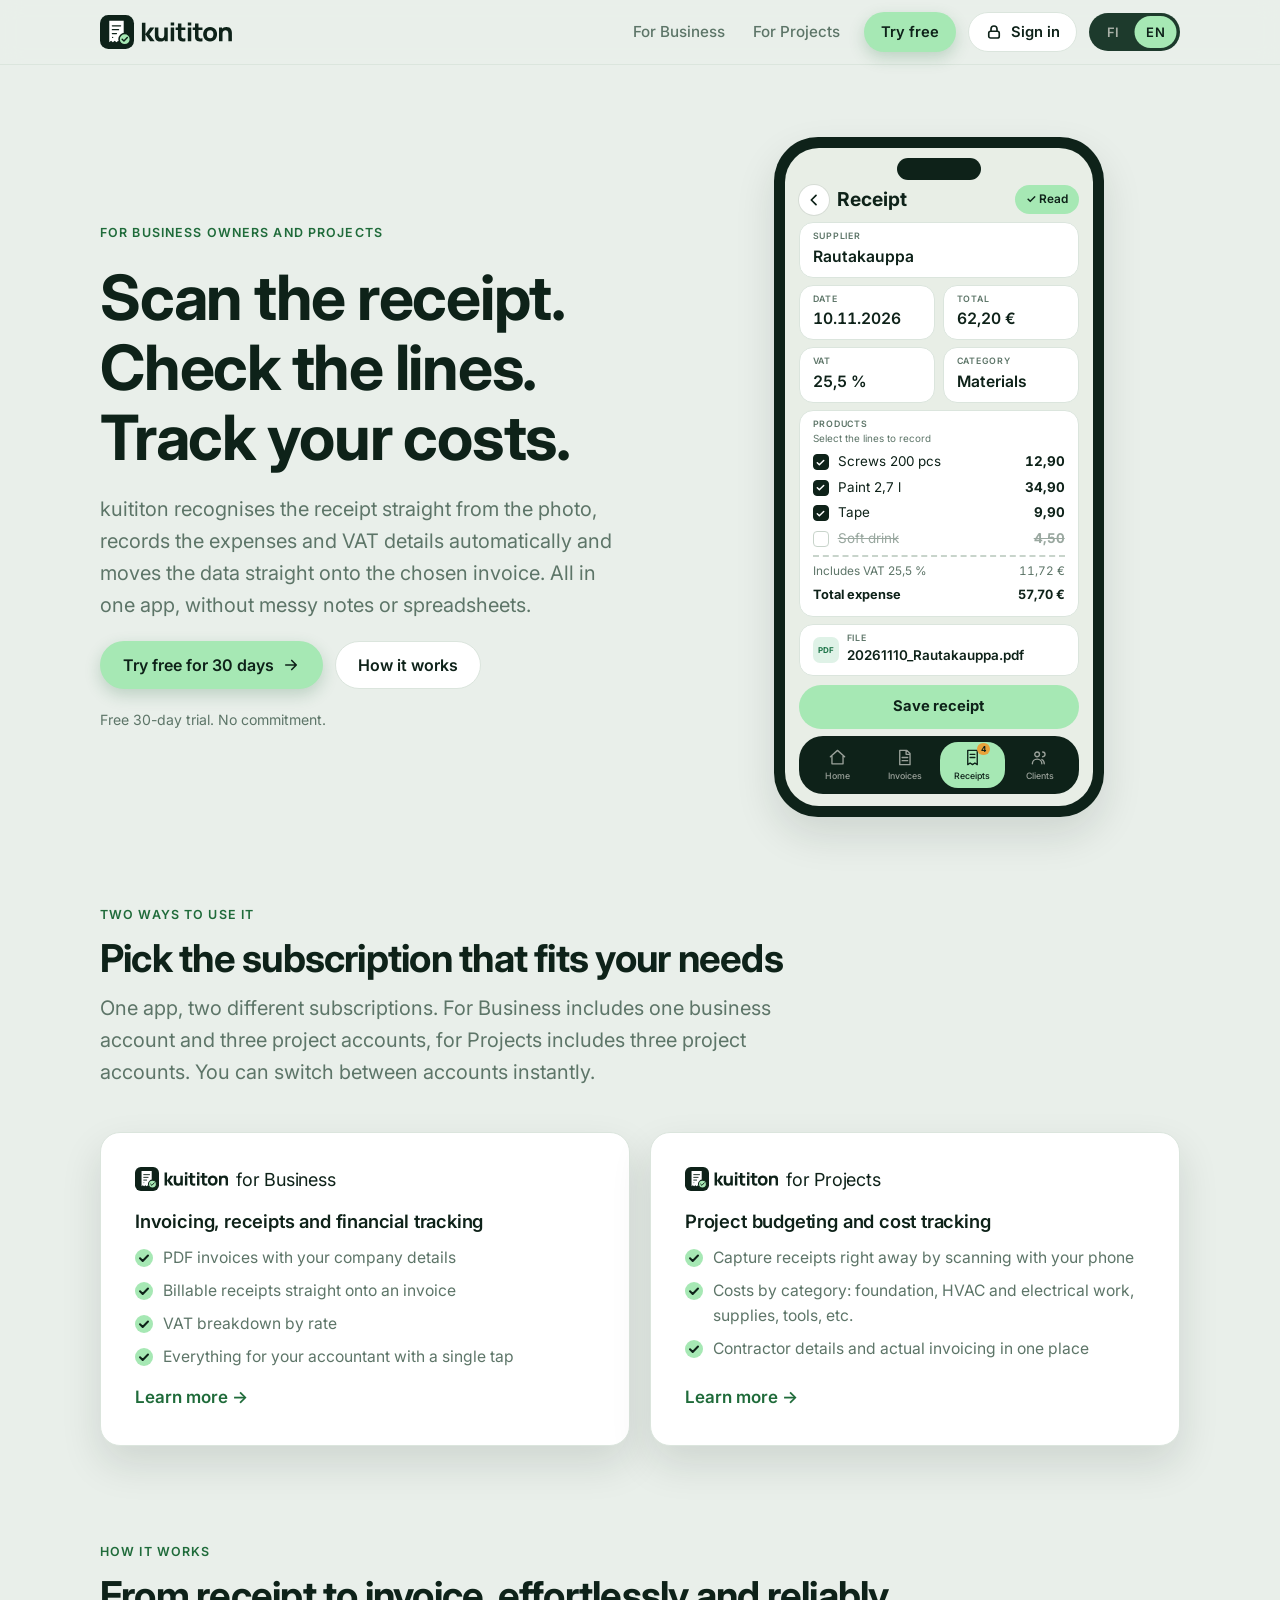
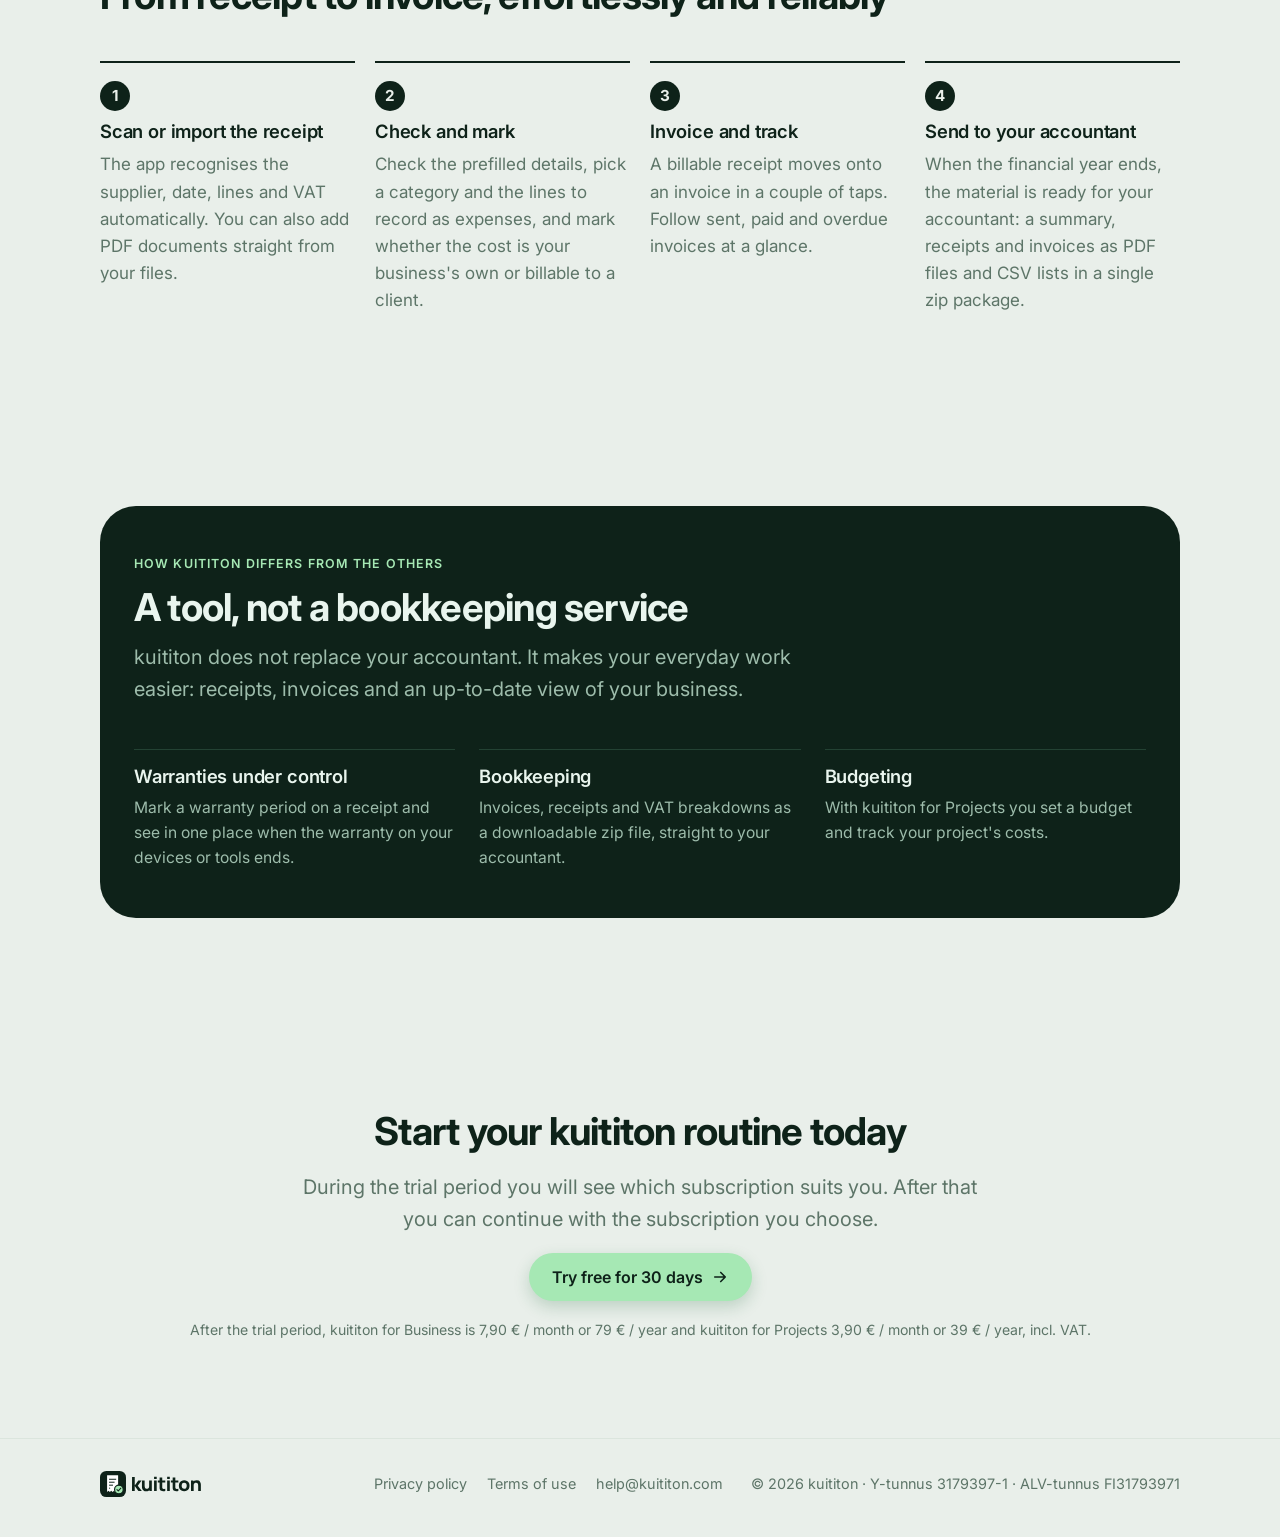
<file: index.html>
<!doctype html>
<html lang="fi">
<head>
<meta charset="utf-8">
<meta name="viewport" content="width=device-width,initial-scale=1,viewport-fit=cover">
<title>kuititon – kuittien skannaus ja laskutus puhelimellasi</title>
<meta name="claude:viewport-fit-sides" content="cover">
<meta name="description" content="Skannaa kuitit, luo laskut ja seuraa kulujasi yhdellä sovelluksella. Sopii pienyrittäjille, rakentajille ja remontoijille. Kokeile 30 päivää ilmaiseksi.">
<meta name="desc-en" content="kuititon is a light tool for invoicing, handling receipts and tracking costs. For business owners and builders."><meta name="title-fi" content="kuititon – kuittien skannaus ja laskutus puhelimellasi"><meta name="title-en" content="kuititon – receipts and invoices handled on your phone">
<link rel="canonical" href="https://kuititon.com/">
<meta name="robots" content="index,follow,max-image-preview:large">
<meta name="theme-color" content="#0e2219">
<meta property="og:type" content="website"><meta property="og:site_name" content="kuititon"><meta property="og:locale" content="fi_FI">
<meta property="og:title" content="kuititon – kuittien skannaus ja laskutus puhelimellasi"><meta property="og:description" content="Skannaa kuitit, luo laskut ja seuraa kulujasi yhdellä sovelluksella. Sopii pienyrittäjille, rakentajille ja remontoijille. Kokeile 30 päivää ilmaiseksi."><meta property="og:url" content="https://kuititon.com/"><meta property="og:image" content="https://kuititon.com/assets/og.png"><meta property="og:image:width" content="1200"><meta property="og:image:height" content="630">
<meta name="twitter:card" content="summary_large_image"><meta name="twitter:title" content="kuititon – kuittien skannaus ja laskutus puhelimellasi"><meta name="twitter:description" content="Skannaa kuitit, luo laskut ja seuraa kulujasi yhdellä sovelluksella. Sopii pienyrittäjille, rakentajille ja remontoijille. Kokeile 30 päivää ilmaiseksi."><meta name="twitter:image" content="https://kuititon.com/assets/og.png">
<script type="application/ld+json">{"@context": "https://schema.org", "@graph": [{"@type": "Organization", "@id": "https://kuititon.com/#org", "name": "kuititon", "url": "https://kuititon.com/", "email": "help@kuititon.com", "logo": "https://kuititon.com/assets/logo.png"}, {"@type": "WebSite", "@id": "https://kuititon.com/#site", "url": "https://kuititon.com/", "name": "kuititon", "inLanguage": "fi", "publisher": {"@id": "https://kuititon.com/#org"}}, {"@type": "SoftwareApplication", "name": "kuititon", "applicationCategory": "BusinessApplication", "operatingSystem": "Web (iPhone, Android, tietokone)", "inLanguage": "fi", "url": "https://kuititon.com/", "description": "Kuittien skannaus, laskutus ja kulujen seuranta puhelimella.", "offers": [{"@type": "Offer", "name": "kuititon Yrittäjille", "price": "7.90", "priceCurrency": "EUR", "description": "Kuukausihinta sis. ALV, 30 päivää ilmaiseksi"}, {"@type": "Offer", "name": "kuititon Projekteille", "price": "3.90", "priceCurrency": "EUR", "description": "Kuukausihinta sis. ALV, 30 päivää ilmaiseksi"}], "publisher": {"@id": "https://kuititon.com/#org"}}]}</script>
<link rel="icon" href="assets/favicon.svg" type="image/svg+xml"><link rel="apple-touch-icon" href="assets/logo.png">
<link rel="stylesheet" href="https://fonts.googleapis.com/css2?family=Inter:wght@400;500;600;700&display=swap">
<link rel="stylesheet" href="assets/site.css">
</head>
<body>
<header class="site-head"><div class="wrap">
<a class="brand" href="index.html" aria-label="kuititon"><svg class="logo" viewBox="0 0 434.5 112.0" aria-hidden="true"><g transform="translate(0 0.00) scale(0.8485)"><rect width="132" height="132" rx="32" class="lt"/><path d="M36 22 H92 V106 L85 100 L78 106 L71 100 L64 106 L57 100 L50 106 L43 100 L36 106 Z" class="lr"/><path d="M48 42 H80 M48 57 H72 M48 72 H64" class="ll" stroke-width="5" stroke-linecap="round" fill="none"/><circle cx="49" cy="87" r="2.6" class="lf"/><circle cx="96" cy="94" r="22" fill="#a6e8b4" class="lg" stroke-width="6"/><path d="M86 94 L93 101 L106 87" fill="none" class="lk" stroke-width="5.5" stroke-linecap="round" stroke-linejoin="round"/></g><path class="lw" transform="translate(132.20 86.20)" d="M17.47 0L5.80 0L5.88-60.48L17.47-60.48L17.47-23.52L32.84-45.36L46.96-45.36L30.58-22.68L48.05 0L33.18 0L17.47-21.84L17.47 0M66.23 1.34Q60.90 1.34 57.54-0.46Q54.18-2.27 52.31-5.04Q50.44-7.81 49.64-10.82Q48.84-13.82 48.68-16.30Q48.51-18.77 48.51-19.91L48.51-45.36L60.10-45.36L60.10-23.94Q60.10-22.39 60.27-19.97Q60.44-17.56 61.32-15.12Q62.20-12.68 64.20-11.05Q66.19-9.41 69.84-9.41Q71.31-9.41 72.99-9.87Q74.67-10.33 76.14-11.66Q77.61-12.98 78.56-15.56Q79.50-18.14 79.50-22.34L79.50-45.36L91.01-45.36L91.01 0L80.93 0L80.93-4.66Q79.38-2.90 77.32-1.55Q72.91 1.34 66.23 1.34M112.14-51.66L100.71-51.66L100.71-61.74L112.14-61.74L112.14-51.66M112.14 0L100.71 0L100.71-45.36L112.14-45.36L112.14 0M149.05-9.49L149.05 0Q144.35 0.88 139.83 0.78Q135.32 0.67 131.77-0.82Q128.22-2.31 126.37-5.63Q124.69-8.74 124.61-11.95Q124.52-15.16 124.52-19.24L124.52-36.54L116.80-36.54L116.80-45.36L124.52-45.36L124.52-57.96L135.95-57.96L135.95-45.36L149.05-45.36L149.05-36.54L135.95-36.54L135.95-19.91Q135.95-17.26 136.01-15.14Q136.07-13.02 136.87-11.76Q138.38-9.37 141.70-9.16Q145.02-8.95 149.05-9.49M168.50-51.66L157.07-51.66L157.07-61.74L168.50-61.74L168.50-51.66M168.50 0L157.07 0L157.07-45.36L168.50-45.36L168.50 0M205.41-9.49L205.41 0Q200.71 0.88 196.19 0.78Q191.68 0.67 188.13-0.82Q184.58-2.31 182.73-5.63Q181.05-8.74 180.97-11.95Q180.88-15.16 180.88-19.24L180.88-36.54L173.16-36.54L173.16-45.36L180.88-45.36L180.88-57.96L192.31-57.96L192.31-45.36L205.41-45.36L205.41-36.54L192.31-36.54L192.31-19.91Q192.31-17.26 192.37-15.14Q192.43-13.02 193.23-11.76Q194.74-9.37 198.06-9.16Q201.38-8.95 205.41-9.49M230.48 1.26Q223.64 1.26 218.47-1.81Q213.31-4.87 210.43-10.27Q207.55-15.67 207.55-22.68Q207.55-29.78 210.49-35.18Q213.43-40.57 218.60-43.60Q223.76-46.62 230.48-46.62Q237.33-46.62 242.52-43.55Q247.70-40.49 250.60-35.09Q253.50-29.69 253.50-22.68Q253.50-15.62 250.58-10.23Q247.66-4.83 242.47-1.79Q237.29 1.26 230.48 1.26M230.48-9.41Q235.99-9.41 238.69-13.12Q241.40-16.84 241.40-22.68Q241.40-28.73 238.65-32.34Q235.90-35.95 230.48-35.95Q226.75-35.95 224.35-34.27Q221.96-32.59 220.80-29.61Q219.65-26.63 219.65-22.68Q219.65-16.59 222.40-13Q225.15-9.41 230.48-9.41M302.34 0L290.75 0L290.75-21.42Q290.75-22.97 290.58-25.39Q290.42-27.80 289.53-30.24Q288.65-32.68 286.66-34.31Q284.66-35.95 281.01-35.95Q279.54-35.95 277.86-35.49Q276.18-35.03 274.71-33.71Q273.24-32.38 272.29-29.82Q271.35-27.26 271.35-23.02L271.35 0L259.76 0L259.76-45.36L269.92-45.36L269.92-40.70Q271.47-42.46 273.57-43.81Q277.94-46.70 284.62-46.70Q289.95-46.70 293.31-44.90Q296.67-43.09 298.54-40.32Q300.41-37.55 301.21-34.55Q302.01-31.54 302.18-29.06Q302.34-26.59 302.34-25.45"/></svg></a>
<nav class="nav" aria-label="Päävalikko" data-aria-en="Main"><a href="yritys.html" data-en="For Business">Yrittäjille</a><a href="projekti.html" data-en="For Projects">Projekteille</a></nav>
<a class="btn primary sm head-btn" href="sovellus.html" data-en="Try free">Kokeile ilmaiseksi</a>
<a class="btn ghost sm head-btn" href="https://app.kuititon.com"><svg class="ico-lock" viewBox="0 0 24 24" aria-hidden="true"><rect x="5" y="11" width="14" height="9" rx="2.5"/><path d="M8 11V8a4 4 0 018 0v3"/></svg><span data-en="Sign in">Kirjaudu</span></a>
<div class="seg" id="langSeg" role="group" aria-label="Language / Kieli"><span class="seg-pill"></span><button type="button" data-lang="fi" aria-pressed="true">FI</button><button type="button" data-lang="en" aria-pressed="false">EN</button></div>
<button class="menu-btn" id="menuBtn" type="button" aria-expanded="false" aria-controls="menuPanel" aria-label="Valikko" data-aria-en="Menu"><svg viewBox="0 0 24 24" aria-hidden="true"><path class="mb-a" d="M4 7h16M4 12h16M4 17h16"/><path class="mb-b" d="M6 6l12 12M18 6L6 18"/></svg></button>
</div>
<div class="menu-panel" id="menuPanel" hidden><div class="wrap"><div class="paper menu-card">
<nav class="menu-links" aria-label="Sivut" data-aria-en="Pages"><a href="yritys.html"><span data-en="For Business">Yrittäjille</span><svg viewBox="0 0 24 24" aria-hidden="true"><path d="M5 12h14M13 6l6 6-6 6"/></svg></a><a href="projekti.html"><span data-en="For Projects">Projekteille</span><svg viewBox="0 0 24 24" aria-hidden="true"><path d="M5 12h14M13 6l6 6-6 6"/></svg></a></nav>
<div class="menu-cta"><a class="btn primary" href="sovellus.html"><span data-en="Try free">Kokeile ilmaiseksi</span><svg viewBox="0 0 24 24" aria-hidden="true"><path d="M5 12h14M13 6l6 6-6 6"/></svg></a>
<a class="btn ghost" href="https://app.kuititon.com"><span class="with-ico"><svg class="ico-lock" viewBox="0 0 24 24" aria-hidden="true"><rect x="5" y="11" width="14" height="9" rx="2.5"/><path d="M8 11V8a4 4 0 018 0v3"/></svg><span data-en="Sign in">Kirjaudu</span></span><svg viewBox="0 0 24 24" aria-hidden="true"><path d="M5 12h14M13 6l6 6-6 6"/></svg></a></div>
</div></div></div>
</header><main>
<section class="hero"><div class="wrap">
<div class="hero-copy">
<span class="eyebrow" data-en="For business owners and projects">Yrittäjille ja projekteille</span>
<h1 data-en="Scan the receipt. Check the lines. Track your costs.">Skannaa kuitti. Tarkista rivit. Seuraa kulujasi.</h1>
<p class="lead" data-en="kuititon recognises the receipt straight from the photo, records the expenses and VAT details automatically and moves the data straight onto the chosen invoice. All in one app, without messy notes or spreadsheets.">kuititon tunnistaa kuitin suoraan kuvasta, kirjaa kulut ja ALV-tiedot automaattisesti sekä siirtää tiedot suoraan valitulle laskulle. Kaikki yhdellä sovelluksella, ilman sekavia muistiinpanoja tai taulukoita.</p>
<div class="cta-row"><a class="btn primary" href="sovellus.html"><span data-en="Try free for 30 days">Kokeile 30 päivää ilmaiseksi</span><svg viewBox="0 0 24 24" aria-hidden="true"><path d="M5 12h14M13 6l6 6-6 6"/></svg></a><a class="btn ghost" href="#miten" data-en="How it works">Näin se toimii</a></div>
<p class="fine" data-en="Free 30-day trial. No commitment.">Ilmainen 30 päivän kokeilu. Ei sitoumuksia.</p>
</div>
<div class="hero-art"><div class="phone ph-app" aria-hidden="true"><div class="screen app rv rv-lg">
<div class="rv-top"><span class="rv-back"><svg viewBox="0 0 24 24"><path d="M15 5l-7 7 7 7"/></svg></span><b><span data-en="Receipt">Kuitti</span></b><span class="pill ok rv-read">&#10003; <span data-en="Read">Luettu</span></span></div>
<div class="rv-f"><div class="l" data-en="Supplier">Toimittaja</div><div class="v">Rautakauppa</div></div>
<div class="rv-two"><div class="rv-f"><div class="l" data-en="Date">Päivämäärä</div><div class="v num">10.11.2026</div></div><div class="rv-f"><div class="l" data-en="Total">Summa</div><div class="v num">62,20 €</div></div></div>
<div class="rv-two"><div class="rv-f"><div class="l" data-en="VAT">ALV</div><div class="v num">25,5 %</div></div><div class="rv-f"><div class="l" data-en="Category">Kategoria</div><div class="v" data-en="Materials">Materiaalit</div></div></div>
<div class="rv-f rv-items"><div class="l" data-en="Products">Tuotteet</div><div class="rv-sub" data-en="Select the lines to record">Valitse kirjattavat rivit</div>
<div class="rv-r"><i class="rv-ck on"><svg viewBox="0 0 24 24"><path d="M5 12.5l4.5 4.5L19 7.5"/></svg></i><span data-en="Screws 200 pcs">Ruuvit 200 kpl</span><b class="num">12,90</b></div>
<div class="rv-r"><i class="rv-ck on"><svg viewBox="0 0 24 24"><path d="M5 12.5l4.5 4.5L19 7.5"/></svg></i><span data-en="Paint 2,7 l">Maali 2,7 l</span><b class="num">34,90</b></div>
<div class="rv-r"><i class="rv-ck on"><svg viewBox="0 0 24 24"><path d="M5 12.5l4.5 4.5L19 7.5"/></svg></i><span data-en="Tape">Teippi</span><b class="num">9,90</b></div>
<div class="rv-r off"><i class="rv-ck"></i><span data-en="Soft drink">Virvoitusjuoma</span><b class="num">4,50</b></div>
<div class="rv-dash"></div>
<div class="rv-s"><span data-en="Includes VAT 25,5 %">Sisältää ALV 25,5 %</span><span class="num">11,72 €</span></div>
<div class="rv-s tot"><span data-en="Total expense">Kuluksi yhteensä</span><span class="num">57,70 €</span></div></div>
<div class="rv-f rv-file"><span class="rv-pdf">PDF</span><div><div class="l" data-en="File">Tiedosto</div><div class="v">20261110_Rautakauppa.pdf</div></div></div>
<div class="rv-save"><span data-en="Save receipt">Tallenna kuitti</span></div>
<div class="a-tabs"><span><svg viewBox="0 0 24 24" aria-hidden="true"><path d="M3 11l9-8 9 8M5 10v10h14V10"/></svg><span data-en="Home">Etusivu</span></span><span><svg viewBox="0 0 24 24" aria-hidden="true"><path d="M6 3h9l4 4v14H6zM14 3v5h5M9 12h7M9 16h7"/></svg><span data-en="Invoices">Laskut</span></span><span class="on"><svg viewBox="0 0 24 24" aria-hidden="true"><path d="M6 3h12v18l-3-2-3 2-3-2-3 2zM9 8h6M9 12h6"/></svg><span data-en="Receipts">Kuitit</span><i class="a-badge">4</i></span><span><svg viewBox="0 0 24 24" aria-hidden="true"><circle cx="9" cy="8" r="3"/><path d="M3 20c0-3.5 2.5-6 6-6s6 2.5 6 6M16 5a3 3 0 010 6M18 20c0-2.5-1-4.5-3-5.5"/></svg><span data-en="Clients">Asiakkaat</span></span></div>
</div></div></div>
</div></section>

<section id="tilat" style="padding-top:0"><div class="wrap">
<div class="sec-head"><span class="eyebrow" data-en="Two ways to use it">Kaksi tapaa käyttää</span><h2 data-en="Pick the subscription that fits your needs">Valitse tilaus käyttötarpeidesi mukaan</h2>
<p class="lead" data-en="One app, two different subscriptions. For Business includes one business account and three project accounts, for Projects includes three project accounts. You can switch between accounts instantly.">Sama sovellus, kaksi eri tilausta. Yrittäjille-tilaukseen kuuluu yksi yritystili ja kolme projektitiliä, Projekteille-tilaukseen kolme projektitiliä. Voit vaihtaa tiliesi välillä ilman viivettä.</p></div>
<div class="modes">
<a class="paper mode" href="yritys.html"><span class="brandtop" aria-label="kuititon Yrittäjille" data-aria-en="kuititon for Business" data-en="&lt;svg class=&quot;logo&quot; viewBox=&quot;0 0 434.5 112.0&quot; aria-hidden=&quot;true&quot;&gt;&lt;g transform=&quot;translate(0 0.00) scale(0.8485)&quot;&gt;&lt;rect width=&quot;132&quot; height=&quot;132&quot; rx=&quot;32&quot; class=&quot;lt&quot;/&gt;&lt;path d=&quot;M36 22 H92 V106 L85 100 L78 106 L71 100 L64 106 L57 100 L50 106 L43 100 L36 106 Z&quot; class=&quot;lr&quot;/&gt;&lt;path d=&quot;M48 42 H80 M48 57 H72 M48 72 H64&quot; class=&quot;ll&quot; stroke-width=&quot;5&quot; stroke-linecap=&quot;round&quot; fill=&quot;none&quot;/&gt;&lt;circle cx=&quot;49&quot; cy=&quot;87&quot; r=&quot;2.6&quot; class=&quot;lf&quot;/&gt;&lt;circle cx=&quot;96&quot; cy=&quot;94&quot; r=&quot;22&quot; fill=&quot;#a6e8b4&quot; class=&quot;lg&quot; stroke-width=&quot;6&quot;/&gt;&lt;path d=&quot;M86 94 L93 101 L106 87&quot; fill=&quot;none&quot; class=&quot;lk&quot; stroke-width=&quot;5.5&quot; stroke-linecap=&quot;round&quot; stroke-linejoin=&quot;round&quot;/&gt;&lt;/g&gt;&lt;path class=&quot;lw&quot; transform=&quot;translate(132.20 86.20)&quot; d=&quot;M17.47 0L5.80 0L5.88-60.48L17.47-60.48L17.47-23.52L32.84-45.36L46.96-45.36L30.58-22.68L48.05 0L33.18 0L17.47-21.84L17.47 0M66.23 1.34Q60.90 1.34 57.54-0.46Q54.18-2.27 52.31-5.04Q50.44-7.81 49.64-10.82Q48.84-13.82 48.68-16.30Q48.51-18.77 48.51-19.91L48.51-45.36L60.10-45.36L60.10-23.94Q60.10-22.39 60.27-19.97Q60.44-17.56 61.32-15.12Q62.20-12.68 64.20-11.05Q66.19-9.41 69.84-9.41Q71.31-9.41 72.99-9.87Q74.67-10.33 76.14-11.66Q77.61-12.98 78.56-15.56Q79.50-18.14 79.50-22.34L79.50-45.36L91.01-45.36L91.01 0L80.93 0L80.93-4.66Q79.38-2.90 77.32-1.55Q72.91 1.34 66.23 1.34M112.14-51.66L100.71-51.66L100.71-61.74L112.14-61.74L112.14-51.66M112.14 0L100.71 0L100.71-45.36L112.14-45.36L112.14 0M149.05-9.49L149.05 0Q144.35 0.88 139.83 0.78Q135.32 0.67 131.77-0.82Q128.22-2.31 126.37-5.63Q124.69-8.74 124.61-11.95Q124.52-15.16 124.52-19.24L124.52-36.54L116.80-36.54L116.80-45.36L124.52-45.36L124.52-57.96L135.95-57.96L135.95-45.36L149.05-45.36L149.05-36.54L135.95-36.54L135.95-19.91Q135.95-17.26 136.01-15.14Q136.07-13.02 136.87-11.76Q138.38-9.37 141.70-9.16Q145.02-8.95 149.05-9.49M168.50-51.66L157.07-51.66L157.07-61.74L168.50-61.74L168.50-51.66M168.50 0L157.07 0L157.07-45.36L168.50-45.36L168.50 0M205.41-9.49L205.41 0Q200.71 0.88 196.19 0.78Q191.68 0.67 188.13-0.82Q184.58-2.31 182.73-5.63Q181.05-8.74 180.97-11.95Q180.88-15.16 180.88-19.24L180.88-36.54L173.16-36.54L173.16-45.36L180.88-45.36L180.88-57.96L192.31-57.96L192.31-45.36L205.41-45.36L205.41-36.54L192.31-36.54L192.31-19.91Q192.31-17.26 192.37-15.14Q192.43-13.02 193.23-11.76Q194.74-9.37 198.06-9.16Q201.38-8.95 205.41-9.49M230.48 1.26Q223.64 1.26 218.47-1.81Q213.31-4.87 210.43-10.27Q207.55-15.67 207.55-22.68Q207.55-29.78 210.49-35.18Q213.43-40.57 218.60-43.60Q223.76-46.62 230.48-46.62Q237.33-46.62 242.52-43.55Q247.70-40.49 250.60-35.09Q253.50-29.69 253.50-22.68Q253.50-15.62 250.58-10.23Q247.66-4.83 242.47-1.79Q237.29 1.26 230.48 1.26M230.48-9.41Q235.99-9.41 238.69-13.12Q241.40-16.84 241.40-22.68Q241.40-28.73 238.65-32.34Q235.90-35.95 230.48-35.95Q226.75-35.95 224.35-34.27Q221.96-32.59 220.80-29.61Q219.65-26.63 219.65-22.68Q219.65-16.59 222.40-13Q225.15-9.41 230.48-9.41M302.34 0L290.75 0L290.75-21.42Q290.75-22.97 290.58-25.39Q290.42-27.80 289.53-30.24Q288.65-32.68 286.66-34.31Q284.66-35.95 281.01-35.95Q279.54-35.95 277.86-35.49Q276.18-35.03 274.71-33.71Q273.24-32.38 272.29-29.82Q271.35-27.26 271.35-23.02L271.35 0L259.76 0L259.76-45.36L269.92-45.36L269.92-40.70Q271.47-42.46 273.57-43.81Q277.94-46.70 284.62-46.70Q289.95-46.70 293.31-44.90Q296.67-43.09 298.54-40.32Q300.41-37.55 301.21-34.55Q302.01-31.54 302.18-29.06Q302.34-26.59 302.34-25.45&quot;/&gt;&lt;/svg&gt; for Business"><svg class="logo" viewBox="0 0 434.5 112.0" aria-hidden="true"><g transform="translate(0 0.00) scale(0.8485)"><rect width="132" height="132" rx="32" class="lt"/><path d="M36 22 H92 V106 L85 100 L78 106 L71 100 L64 106 L57 100 L50 106 L43 100 L36 106 Z" class="lr"/><path d="M48 42 H80 M48 57 H72 M48 72 H64" class="ll" stroke-width="5" stroke-linecap="round" fill="none"/><circle cx="49" cy="87" r="2.6" class="lf"/><circle cx="96" cy="94" r="22" fill="#a6e8b4" class="lg" stroke-width="6"/><path d="M86 94 L93 101 L106 87" fill="none" class="lk" stroke-width="5.5" stroke-linecap="round" stroke-linejoin="round"/></g><path class="lw" transform="translate(132.20 86.20)" d="M17.47 0L5.80 0L5.88-60.48L17.47-60.48L17.47-23.52L32.84-45.36L46.96-45.36L30.58-22.68L48.05 0L33.18 0L17.47-21.84L17.47 0M66.23 1.34Q60.90 1.34 57.54-0.46Q54.18-2.27 52.31-5.04Q50.44-7.81 49.64-10.82Q48.84-13.82 48.68-16.30Q48.51-18.77 48.51-19.91L48.51-45.36L60.10-45.36L60.10-23.94Q60.10-22.39 60.27-19.97Q60.44-17.56 61.32-15.12Q62.20-12.68 64.20-11.05Q66.19-9.41 69.84-9.41Q71.31-9.41 72.99-9.87Q74.67-10.33 76.14-11.66Q77.61-12.98 78.56-15.56Q79.50-18.14 79.50-22.34L79.50-45.36L91.01-45.36L91.01 0L80.93 0L80.93-4.66Q79.38-2.90 77.32-1.55Q72.91 1.34 66.23 1.34M112.14-51.66L100.71-51.66L100.71-61.74L112.14-61.74L112.14-51.66M112.14 0L100.71 0L100.71-45.36L112.14-45.36L112.14 0M149.05-9.49L149.05 0Q144.35 0.88 139.83 0.78Q135.32 0.67 131.77-0.82Q128.22-2.31 126.37-5.63Q124.69-8.74 124.61-11.95Q124.52-15.16 124.52-19.24L124.52-36.54L116.80-36.54L116.80-45.36L124.52-45.36L124.52-57.96L135.95-57.96L135.95-45.36L149.05-45.36L149.05-36.54L135.95-36.54L135.95-19.91Q135.95-17.26 136.01-15.14Q136.07-13.02 136.87-11.76Q138.38-9.37 141.70-9.16Q145.02-8.95 149.05-9.49M168.50-51.66L157.07-51.66L157.07-61.74L168.50-61.74L168.50-51.66M168.50 0L157.07 0L157.07-45.36L168.50-45.36L168.50 0M205.41-9.49L205.41 0Q200.71 0.88 196.19 0.78Q191.68 0.67 188.13-0.82Q184.58-2.31 182.73-5.63Q181.05-8.74 180.97-11.95Q180.88-15.16 180.88-19.24L180.88-36.54L173.16-36.54L173.16-45.36L180.88-45.36L180.88-57.96L192.31-57.96L192.31-45.36L205.41-45.36L205.41-36.54L192.31-36.54L192.31-19.91Q192.31-17.26 192.37-15.14Q192.43-13.02 193.23-11.76Q194.74-9.37 198.06-9.16Q201.38-8.95 205.41-9.49M230.48 1.26Q223.64 1.26 218.47-1.81Q213.31-4.87 210.43-10.27Q207.55-15.67 207.55-22.68Q207.55-29.78 210.49-35.18Q213.43-40.57 218.60-43.60Q223.76-46.62 230.48-46.62Q237.33-46.62 242.52-43.55Q247.70-40.49 250.60-35.09Q253.50-29.69 253.50-22.68Q253.50-15.62 250.58-10.23Q247.66-4.83 242.47-1.79Q237.29 1.26 230.48 1.26M230.48-9.41Q235.99-9.41 238.69-13.12Q241.40-16.84 241.40-22.68Q241.40-28.73 238.65-32.34Q235.90-35.95 230.48-35.95Q226.75-35.95 224.35-34.27Q221.96-32.59 220.80-29.61Q219.65-26.63 219.65-22.68Q219.65-16.59 222.40-13Q225.15-9.41 230.48-9.41M302.34 0L290.75 0L290.75-21.42Q290.75-22.97 290.58-25.39Q290.42-27.80 289.53-30.24Q288.65-32.68 286.66-34.31Q284.66-35.95 281.01-35.95Q279.54-35.95 277.86-35.49Q276.18-35.03 274.71-33.71Q273.24-32.38 272.29-29.82Q271.35-27.26 271.35-23.02L271.35 0L259.76 0L259.76-45.36L269.92-45.36L269.92-40.70Q271.47-42.46 273.57-43.81Q277.94-46.70 284.62-46.70Q289.95-46.70 293.31-44.90Q296.67-43.09 298.54-40.32Q300.41-37.55 301.21-34.55Q302.01-31.54 302.18-29.06Q302.34-26.59 302.34-25.45"/></svg> Yrittäjille</span><h3 data-en="Invoicing, receipts and financial tracking">Laskutus, kuitit ja talouden seuranta</h3>
<ul><li data-en="PDF invoices with your company details">Laskut PDF:nä yrityksesi tiedoilla</li><li data-en="Billable receipts straight onto an invoice">Asiakkaalta laskutettavat kuitit suoraan laskulle</li><li data-en="VAT breakdown by rate">ALV-erittely verokannoittain</li><li data-en="Everything for your accountant with a single tap">Aineisto kirjanpitäjälle yhdellä napin painalluksella</li></ul>
<span class="go" aria-label="Tutustu tarkemmin: kuititon Yrittäjille" data-aria-en="Learn more: kuititon for Business" data-en="Learn more →">Tutustu tarkemmin →</span></a>
<a class="paper mode" href="projekti.html"><span class="brandtop" aria-label="kuititon Projekteille" data-aria-en="kuititon for Projects" data-en="&lt;svg class=&quot;logo&quot; viewBox=&quot;0 0 434.5 112.0&quot; aria-hidden=&quot;true&quot;&gt;&lt;g transform=&quot;translate(0 0.00) scale(0.8485)&quot;&gt;&lt;rect width=&quot;132&quot; height=&quot;132&quot; rx=&quot;32&quot; class=&quot;lt&quot;/&gt;&lt;path d=&quot;M36 22 H92 V106 L85 100 L78 106 L71 100 L64 106 L57 100 L50 106 L43 100 L36 106 Z&quot; class=&quot;lr&quot;/&gt;&lt;path d=&quot;M48 42 H80 M48 57 H72 M48 72 H64&quot; class=&quot;ll&quot; stroke-width=&quot;5&quot; stroke-linecap=&quot;round&quot; fill=&quot;none&quot;/&gt;&lt;circle cx=&quot;49&quot; cy=&quot;87&quot; r=&quot;2.6&quot; class=&quot;lf&quot;/&gt;&lt;circle cx=&quot;96&quot; cy=&quot;94&quot; r=&quot;22&quot; fill=&quot;#a6e8b4&quot; class=&quot;lg&quot; stroke-width=&quot;6&quot;/&gt;&lt;path d=&quot;M86 94 L93 101 L106 87&quot; fill=&quot;none&quot; class=&quot;lk&quot; stroke-width=&quot;5.5&quot; stroke-linecap=&quot;round&quot; stroke-linejoin=&quot;round&quot;/&gt;&lt;/g&gt;&lt;path class=&quot;lw&quot; transform=&quot;translate(132.20 86.20)&quot; d=&quot;M17.47 0L5.80 0L5.88-60.48L17.47-60.48L17.47-23.52L32.84-45.36L46.96-45.36L30.58-22.68L48.05 0L33.18 0L17.47-21.84L17.47 0M66.23 1.34Q60.90 1.34 57.54-0.46Q54.18-2.27 52.31-5.04Q50.44-7.81 49.64-10.82Q48.84-13.82 48.68-16.30Q48.51-18.77 48.51-19.91L48.51-45.36L60.10-45.36L60.10-23.94Q60.10-22.39 60.27-19.97Q60.44-17.56 61.32-15.12Q62.20-12.68 64.20-11.05Q66.19-9.41 69.84-9.41Q71.31-9.41 72.99-9.87Q74.67-10.33 76.14-11.66Q77.61-12.98 78.56-15.56Q79.50-18.14 79.50-22.34L79.50-45.36L91.01-45.36L91.01 0L80.93 0L80.93-4.66Q79.38-2.90 77.32-1.55Q72.91 1.34 66.23 1.34M112.14-51.66L100.71-51.66L100.71-61.74L112.14-61.74L112.14-51.66M112.14 0L100.71 0L100.71-45.36L112.14-45.36L112.14 0M149.05-9.49L149.05 0Q144.35 0.88 139.83 0.78Q135.32 0.67 131.77-0.82Q128.22-2.31 126.37-5.63Q124.69-8.74 124.61-11.95Q124.52-15.16 124.52-19.24L124.52-36.54L116.80-36.54L116.80-45.36L124.52-45.36L124.52-57.96L135.95-57.96L135.95-45.36L149.05-45.36L149.05-36.54L135.95-36.54L135.95-19.91Q135.95-17.26 136.01-15.14Q136.07-13.02 136.87-11.76Q138.38-9.37 141.70-9.16Q145.02-8.95 149.05-9.49M168.50-51.66L157.07-51.66L157.07-61.74L168.50-61.74L168.50-51.66M168.50 0L157.07 0L157.07-45.36L168.50-45.36L168.50 0M205.41-9.49L205.41 0Q200.71 0.88 196.19 0.78Q191.68 0.67 188.13-0.82Q184.58-2.31 182.73-5.63Q181.05-8.74 180.97-11.95Q180.88-15.16 180.88-19.24L180.88-36.54L173.16-36.54L173.16-45.36L180.88-45.36L180.88-57.96L192.31-57.96L192.31-45.36L205.41-45.36L205.41-36.54L192.31-36.54L192.31-19.91Q192.31-17.26 192.37-15.14Q192.43-13.02 193.23-11.76Q194.74-9.37 198.06-9.16Q201.38-8.95 205.41-9.49M230.48 1.26Q223.64 1.26 218.47-1.81Q213.31-4.87 210.43-10.27Q207.55-15.67 207.55-22.68Q207.55-29.78 210.49-35.18Q213.43-40.57 218.60-43.60Q223.76-46.62 230.48-46.62Q237.33-46.62 242.52-43.55Q247.70-40.49 250.60-35.09Q253.50-29.69 253.50-22.68Q253.50-15.62 250.58-10.23Q247.66-4.83 242.47-1.79Q237.29 1.26 230.48 1.26M230.48-9.41Q235.99-9.41 238.69-13.12Q241.40-16.84 241.40-22.68Q241.40-28.73 238.65-32.34Q235.90-35.95 230.48-35.95Q226.75-35.95 224.35-34.27Q221.96-32.59 220.80-29.61Q219.65-26.63 219.65-22.68Q219.65-16.59 222.40-13Q225.15-9.41 230.48-9.41M302.34 0L290.75 0L290.75-21.42Q290.75-22.97 290.58-25.39Q290.42-27.80 289.53-30.24Q288.65-32.68 286.66-34.31Q284.66-35.95 281.01-35.95Q279.54-35.95 277.86-35.49Q276.18-35.03 274.71-33.71Q273.24-32.38 272.29-29.82Q271.35-27.26 271.35-23.02L271.35 0L259.76 0L259.76-45.36L269.92-45.36L269.92-40.70Q271.47-42.46 273.57-43.81Q277.94-46.70 284.62-46.70Q289.95-46.70 293.31-44.90Q296.67-43.09 298.54-40.32Q300.41-37.55 301.21-34.55Q302.01-31.54 302.18-29.06Q302.34-26.59 302.34-25.45&quot;/&gt;&lt;/svg&gt; for Projects"><svg class="logo" viewBox="0 0 434.5 112.0" aria-hidden="true"><g transform="translate(0 0.00) scale(0.8485)"><rect width="132" height="132" rx="32" class="lt"/><path d="M36 22 H92 V106 L85 100 L78 106 L71 100 L64 106 L57 100 L50 106 L43 100 L36 106 Z" class="lr"/><path d="M48 42 H80 M48 57 H72 M48 72 H64" class="ll" stroke-width="5" stroke-linecap="round" fill="none"/><circle cx="49" cy="87" r="2.6" class="lf"/><circle cx="96" cy="94" r="22" fill="#a6e8b4" class="lg" stroke-width="6"/><path d="M86 94 L93 101 L106 87" fill="none" class="lk" stroke-width="5.5" stroke-linecap="round" stroke-linejoin="round"/></g><path class="lw" transform="translate(132.20 86.20)" d="M17.47 0L5.80 0L5.88-60.48L17.47-60.48L17.47-23.52L32.84-45.36L46.96-45.36L30.58-22.68L48.05 0L33.18 0L17.47-21.84L17.47 0M66.23 1.34Q60.90 1.34 57.54-0.46Q54.18-2.27 52.31-5.04Q50.44-7.81 49.64-10.82Q48.84-13.82 48.68-16.30Q48.51-18.77 48.51-19.91L48.51-45.36L60.10-45.36L60.10-23.94Q60.10-22.39 60.27-19.97Q60.44-17.56 61.32-15.12Q62.20-12.68 64.20-11.05Q66.19-9.41 69.84-9.41Q71.31-9.41 72.99-9.87Q74.67-10.33 76.14-11.66Q77.61-12.98 78.56-15.56Q79.50-18.14 79.50-22.34L79.50-45.36L91.01-45.36L91.01 0L80.93 0L80.93-4.66Q79.38-2.90 77.32-1.55Q72.91 1.34 66.23 1.34M112.14-51.66L100.71-51.66L100.71-61.74L112.14-61.74L112.14-51.66M112.14 0L100.71 0L100.71-45.36L112.14-45.36L112.14 0M149.05-9.49L149.05 0Q144.35 0.88 139.83 0.78Q135.32 0.67 131.77-0.82Q128.22-2.31 126.37-5.63Q124.69-8.74 124.61-11.95Q124.52-15.16 124.52-19.24L124.52-36.54L116.80-36.54L116.80-45.36L124.52-45.36L124.52-57.96L135.95-57.96L135.95-45.36L149.05-45.36L149.05-36.54L135.95-36.54L135.95-19.91Q135.95-17.26 136.01-15.14Q136.07-13.02 136.87-11.76Q138.38-9.37 141.70-9.16Q145.02-8.95 149.05-9.49M168.50-51.66L157.07-51.66L157.07-61.74L168.50-61.74L168.50-51.66M168.50 0L157.07 0L157.07-45.36L168.50-45.36L168.50 0M205.41-9.49L205.41 0Q200.71 0.88 196.19 0.78Q191.68 0.67 188.13-0.82Q184.58-2.31 182.73-5.63Q181.05-8.74 180.97-11.95Q180.88-15.16 180.88-19.24L180.88-36.54L173.16-36.54L173.16-45.36L180.88-45.36L180.88-57.96L192.31-57.96L192.31-45.36L205.41-45.36L205.41-36.54L192.31-36.54L192.31-19.91Q192.31-17.26 192.37-15.14Q192.43-13.02 193.23-11.76Q194.74-9.37 198.06-9.16Q201.38-8.95 205.41-9.49M230.48 1.26Q223.64 1.26 218.47-1.81Q213.31-4.87 210.43-10.27Q207.55-15.67 207.55-22.68Q207.55-29.78 210.49-35.18Q213.43-40.57 218.60-43.60Q223.76-46.62 230.48-46.62Q237.33-46.62 242.52-43.55Q247.70-40.49 250.60-35.09Q253.50-29.69 253.50-22.68Q253.50-15.62 250.58-10.23Q247.66-4.83 242.47-1.79Q237.29 1.26 230.48 1.26M230.48-9.41Q235.99-9.41 238.69-13.12Q241.40-16.84 241.40-22.68Q241.40-28.73 238.65-32.34Q235.90-35.95 230.48-35.95Q226.75-35.95 224.35-34.27Q221.96-32.59 220.80-29.61Q219.65-26.63 219.65-22.68Q219.65-16.59 222.40-13Q225.15-9.41 230.48-9.41M302.34 0L290.75 0L290.75-21.42Q290.75-22.97 290.58-25.39Q290.42-27.80 289.53-30.24Q288.65-32.68 286.66-34.31Q284.66-35.95 281.01-35.95Q279.54-35.95 277.86-35.49Q276.18-35.03 274.71-33.71Q273.24-32.38 272.29-29.82Q271.35-27.26 271.35-23.02L271.35 0L259.76 0L259.76-45.36L269.92-45.36L269.92-40.70Q271.47-42.46 273.57-43.81Q277.94-46.70 284.62-46.70Q289.95-46.70 293.31-44.90Q296.67-43.09 298.54-40.32Q300.41-37.55 301.21-34.55Q302.01-31.54 302.18-29.06Q302.34-26.59 302.34-25.45"/></svg> Projekteille</span><h3 data-en="Project budgeting and cost tracking">Projektin budjetointi ja kulujen seuranta</h3>
<ul><li data-en="Capture receipts right away by scanning with your phone">Kuitit heti talteen puhelimella skannaamalla</li><li data-en="Costs by category: foundation, HVAC and electrical work, supplies, tools, etc.">Kulut kategorioittain: perustukset, LVI- ja sähkötyöt, tarvikkeet, työkalut jne.</li><li data-en="Contractor details and actual invoicing in one place">Urakoitsijoiden tiedot ja toteutunut laskutus yhdessä paikassa</li></ul>
<span class="go" aria-label="Tutustu tarkemmin: kuititon Projekteille" data-aria-en="Learn more: kuititon for Projects" data-en="Learn more →">Tutustu tarkemmin →</span></a>
</div></div></section>

<section id="miten" style="padding-top:0"><div class="wrap">
<div class="sec-head"><span class="eyebrow" data-en="How it works">Näin se toimii</span><h2 data-en="From receipt to invoice, effortlessly and reliably">Kuitti laskulle vaivattomasti ja luotettavasti</h2></div>
<div class="steps s4">
<div class="step"><h3 data-en="Scan or import the receipt">Skannaa tai tuo kuitti</h3><p data-en="The app recognises the supplier, date, lines and VAT automatically. You can also add PDF documents straight from your files.">Sovellus tunnistaa toimittajan, päivämäärän, rivit ja ALV:n automaattisesti. Voit lisätä myös PDF-dokumentteja suoraan tiedostoistasi.</p></div>
<div class="step"><h3 data-en="Check and mark">Tarkista ja merkitse</h3><p data-en="Check the prefilled details, pick a category and the lines to record as expenses, and mark whether the cost is your business&#x27;s own or billable to a client.">Tarkista esitäytetyt tiedot, valitse kategoria sekä kuluksi kirjattavat rivit ja merkitse, onko kulu yrityksen oma vai asiakkaalta laskutettava.</p></div>
<div class="step"><h3 data-en="Invoice and track">Laskuta ja seuraa</h3><p data-en="A billable receipt moves onto an invoice in a couple of taps. Follow sent, paid and overdue invoices at a glance.">Laskutettava kuitti siirtyy laskulle parilla napautuksella. Seuraa lähetettyjä, maksettuja ja erääntyneitä laskuja yhdellä silmäyksellä.</p></div>
<div class="step"><h3 data-en="Send to your accountant">Lähetä kirjanpitäjälle</h3><p data-en="When the financial year ends, the material is ready for your accountant: a summary, receipts and invoices as PDF files and CSV lists in a single zip package.">Tilikauden päätyttyä aineisto on valmis kirjanpitäjälle: yhteenveto, kuitit ja laskut PDF-tiedostoina sekä CSV-luettelot yhtenä zip-pakettina.</p></div>
</div></div></section>

<section class="band"><div class="wrap">
<div class="sec-head"><span class="eyebrow" data-en="How kuititon differs from the others">Miten kuititon eroaa muista</span><h2 data-en="A tool, not a bookkeeping service">Työkalu, ei kirjanpitopalvelu</h2>
<p class="lead" data-en="kuititon does not replace your accountant. It makes your everyday work easier: receipts, invoices and an up-to-date view of your business.">kuititon ei korvaa kirjanpitäjääsi. Se helpottaa arkeasi: kuitit, laskut ja liiketoimintasi ajantasainen tilanne.</p></div>
<div class="cols3">
<div><h3 data-en="Warranties under control">Takuut hallinnassa</h3><p data-en="Mark a warranty period on a receipt and see in one place when the warranty on your devices or tools ends.">Merkitse kuitille takuuaika ja näet kootusti, milloin laitteidesi tai työkalujesi takuu päättyy.</p></div>
<div><h3 data-en="Bookkeeping">Kirjanpito</h3><p data-en="Invoices, receipts and VAT breakdowns as a downloadable zip file, straight to your accountant.">Laskut, kuitit ja ALV-erittelyt ladattavana zip-formaatissa suoraan kirjanpitäjällesi.</p></div>
<div><h3 data-en="Budgeting">Budjetointi</h3><p data-en="With kuititon for Projects you set a budget and track your project&#x27;s costs.">kuititon Projekteille -tilauksella budjetoit ja seuraat projektisi kuluja.</p></div>
</div></div></section>

<section class="close"><div class="wrap"><h2 data-en="Start your kuititon routine today">Aloita kuititon arki jo tänään</h2><p class="lead" data-en="During the trial period you will see which subscription suits you. After that you can continue with the subscription you choose.">Kokeilujakson aikana näet, kumpi tilaus sopii sinulle. Sen jälkeen voit jatkaa käyttöä valitsemallasi tilauksella.</p>
<div class="cta-row"><a class="btn primary" href="sovellus.html"><span data-en="Try free for 30 days">Kokeile 30 päivää ilmaiseksi</span><svg viewBox="0 0 24 24" aria-hidden="true"><path d="M5 12h14M13 6l6 6-6 6"/></svg></a></div><p class="fine" data-en="After the trial period, kuititon for Business is 7,90 € / month or 79 € / year and kuititon for Projects 3,90 € / month or 39 € / year, incl. VAT.">Kokeilujakson jälkeen kuititon Yrittäjille 7,90 € / kk tai 79 € / vuosi ja kuititon Projekteille 3,90 € / kk tai 39 € / vuosi, sis. ALV.</p></div></section>
</main><footer class="site-foot"><div class="wrap">
<a class="brand" href="index.html" aria-label="kuititon"><svg class="logo" viewBox="0 0 434.5 112.0" aria-hidden="true"><g transform="translate(0 0.00) scale(0.8485)"><rect width="132" height="132" rx="32" class="lt"/><path d="M36 22 H92 V106 L85 100 L78 106 L71 100 L64 106 L57 100 L50 106 L43 100 L36 106 Z" class="lr"/><path d="M48 42 H80 M48 57 H72 M48 72 H64" class="ll" stroke-width="5" stroke-linecap="round" fill="none"/><circle cx="49" cy="87" r="2.6" class="lf"/><circle cx="96" cy="94" r="22" fill="#a6e8b4" class="lg" stroke-width="6"/><path d="M86 94 L93 101 L106 87" fill="none" class="lk" stroke-width="5.5" stroke-linecap="round" stroke-linejoin="round"/></g><path class="lw" transform="translate(132.20 86.20)" d="M17.47 0L5.80 0L5.88-60.48L17.47-60.48L17.47-23.52L32.84-45.36L46.96-45.36L30.58-22.68L48.05 0L33.18 0L17.47-21.84L17.47 0M66.23 1.34Q60.90 1.34 57.54-0.46Q54.18-2.27 52.31-5.04Q50.44-7.81 49.64-10.82Q48.84-13.82 48.68-16.30Q48.51-18.77 48.51-19.91L48.51-45.36L60.10-45.36L60.10-23.94Q60.10-22.39 60.27-19.97Q60.44-17.56 61.32-15.12Q62.20-12.68 64.20-11.05Q66.19-9.41 69.84-9.41Q71.31-9.41 72.99-9.87Q74.67-10.33 76.14-11.66Q77.61-12.98 78.56-15.56Q79.50-18.14 79.50-22.34L79.50-45.36L91.01-45.36L91.01 0L80.93 0L80.93-4.66Q79.38-2.90 77.32-1.55Q72.91 1.34 66.23 1.34M112.14-51.66L100.71-51.66L100.71-61.74L112.14-61.74L112.14-51.66M112.14 0L100.71 0L100.71-45.36L112.14-45.36L112.14 0M149.05-9.49L149.05 0Q144.35 0.88 139.83 0.78Q135.32 0.67 131.77-0.82Q128.22-2.31 126.37-5.63Q124.69-8.74 124.61-11.95Q124.52-15.16 124.52-19.24L124.52-36.54L116.80-36.54L116.80-45.36L124.52-45.36L124.52-57.96L135.95-57.96L135.95-45.36L149.05-45.36L149.05-36.54L135.95-36.54L135.95-19.91Q135.95-17.26 136.01-15.14Q136.07-13.02 136.87-11.76Q138.38-9.37 141.70-9.16Q145.02-8.95 149.05-9.49M168.50-51.66L157.07-51.66L157.07-61.74L168.50-61.74L168.50-51.66M168.50 0L157.07 0L157.07-45.36L168.50-45.36L168.50 0M205.41-9.49L205.41 0Q200.71 0.88 196.19 0.78Q191.68 0.67 188.13-0.82Q184.58-2.31 182.73-5.63Q181.05-8.74 180.97-11.95Q180.88-15.16 180.88-19.24L180.88-36.54L173.16-36.54L173.16-45.36L180.88-45.36L180.88-57.96L192.31-57.96L192.31-45.36L205.41-45.36L205.41-36.54L192.31-36.54L192.31-19.91Q192.31-17.26 192.37-15.14Q192.43-13.02 193.23-11.76Q194.74-9.37 198.06-9.16Q201.38-8.95 205.41-9.49M230.48 1.26Q223.64 1.26 218.47-1.81Q213.31-4.87 210.43-10.27Q207.55-15.67 207.55-22.68Q207.55-29.78 210.49-35.18Q213.43-40.57 218.60-43.60Q223.76-46.62 230.48-46.62Q237.33-46.62 242.52-43.55Q247.70-40.49 250.60-35.09Q253.50-29.69 253.50-22.68Q253.50-15.62 250.58-10.23Q247.66-4.83 242.47-1.79Q237.29 1.26 230.48 1.26M230.48-9.41Q235.99-9.41 238.69-13.12Q241.40-16.84 241.40-22.68Q241.40-28.73 238.65-32.34Q235.90-35.95 230.48-35.95Q226.75-35.95 224.35-34.27Q221.96-32.59 220.80-29.61Q219.65-26.63 219.65-22.68Q219.65-16.59 222.40-13Q225.15-9.41 230.48-9.41M302.34 0L290.75 0L290.75-21.42Q290.75-22.97 290.58-25.39Q290.42-27.80 289.53-30.24Q288.65-32.68 286.66-34.31Q284.66-35.95 281.01-35.95Q279.54-35.95 277.86-35.49Q276.18-35.03 274.71-33.71Q273.24-32.38 272.29-29.82Q271.35-27.26 271.35-23.02L271.35 0L259.76 0L259.76-45.36L269.92-45.36L269.92-40.70Q271.47-42.46 273.57-43.81Q277.94-46.70 284.62-46.70Q289.95-46.70 293.31-44.90Q296.67-43.09 298.54-40.32Q300.41-37.55 301.21-34.55Q302.01-31.54 302.18-29.06Q302.34-26.59 302.34-25.45"/></svg></a>
<nav aria-label="Alatunniste" data-aria-en="Footer"><a href="tietosuoja.html" data-en="Privacy policy">Tietosuojaseloste</a><a href="kayttoehdot.html" data-en="Terms of use">Käyttöehdot</a><a href="mailto:help@kuititon.com">help@kuititon.com</a></nav>
<span>© 2026 kuititon · Y-tunnus 3179397-1 · ALV-tunnus FI31793971</span>
</div></footer><script src="assets/site.js"></script>
</body></html>
</file>
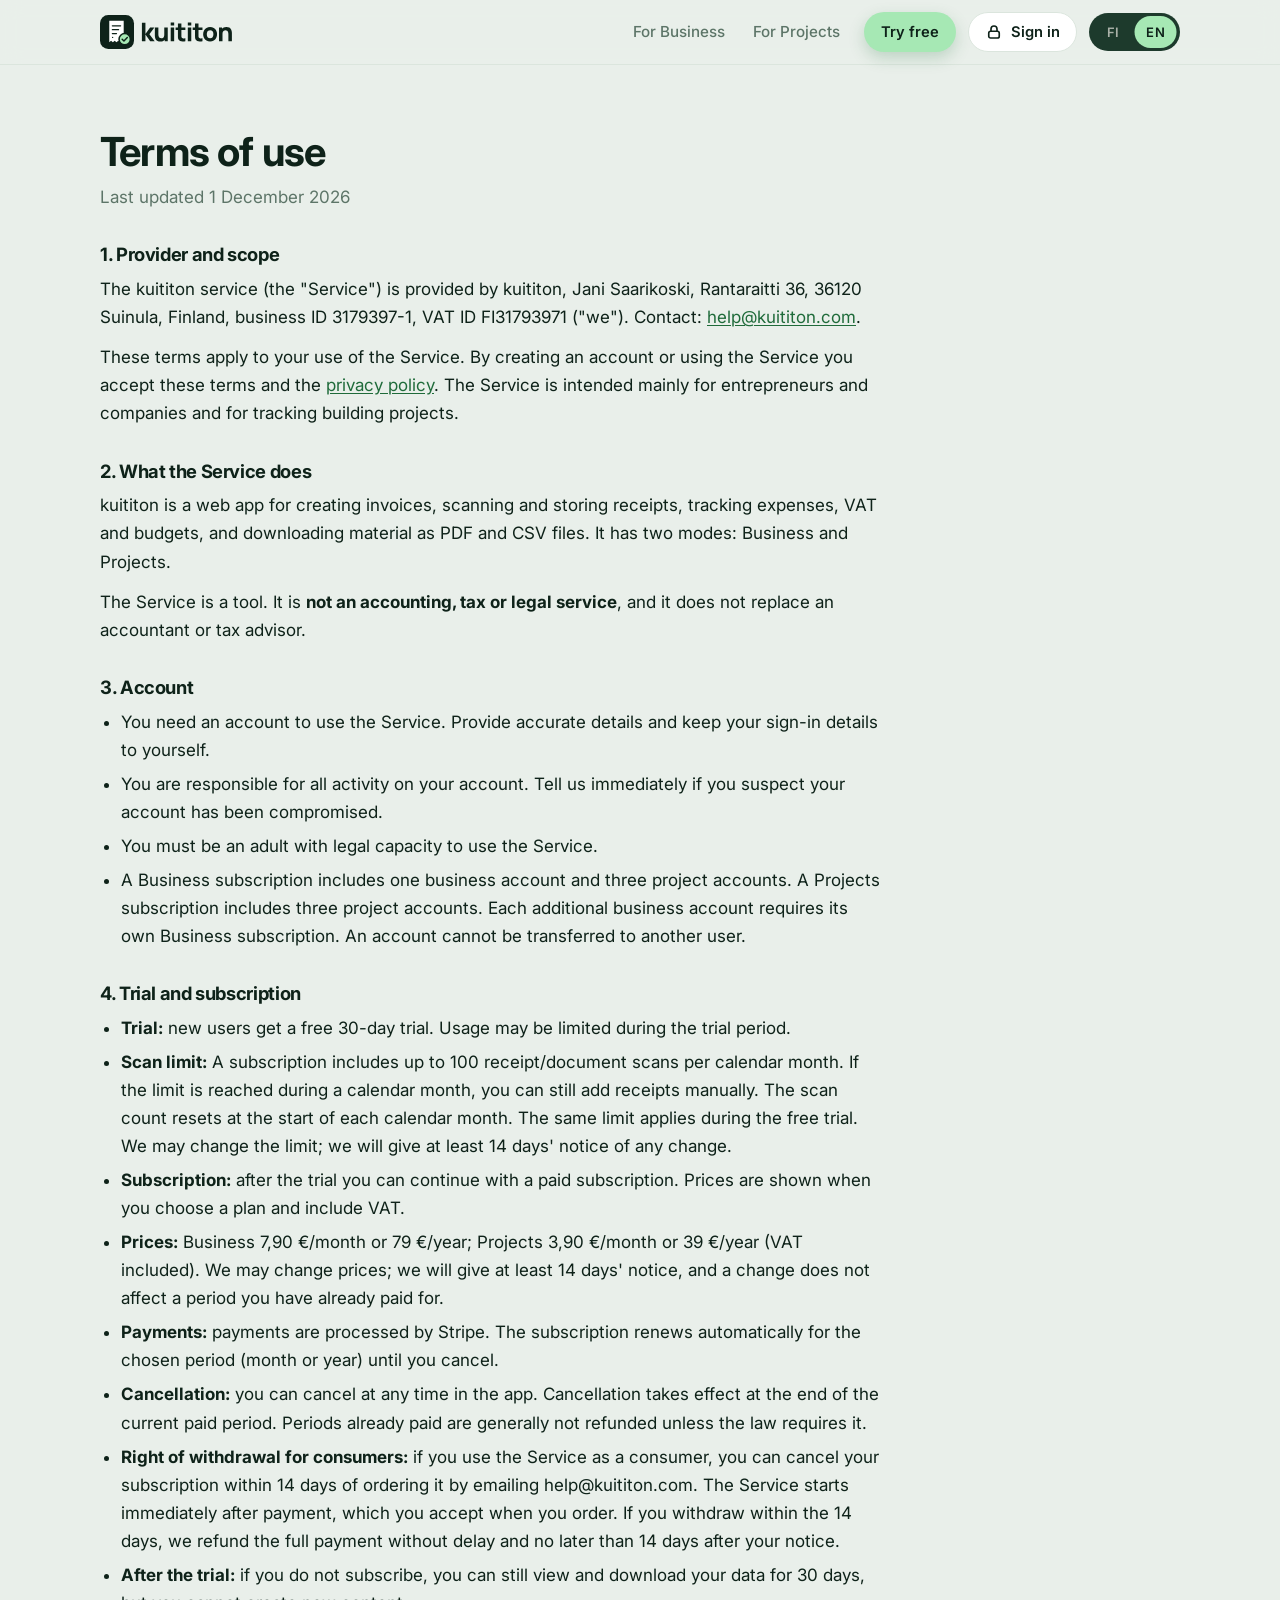
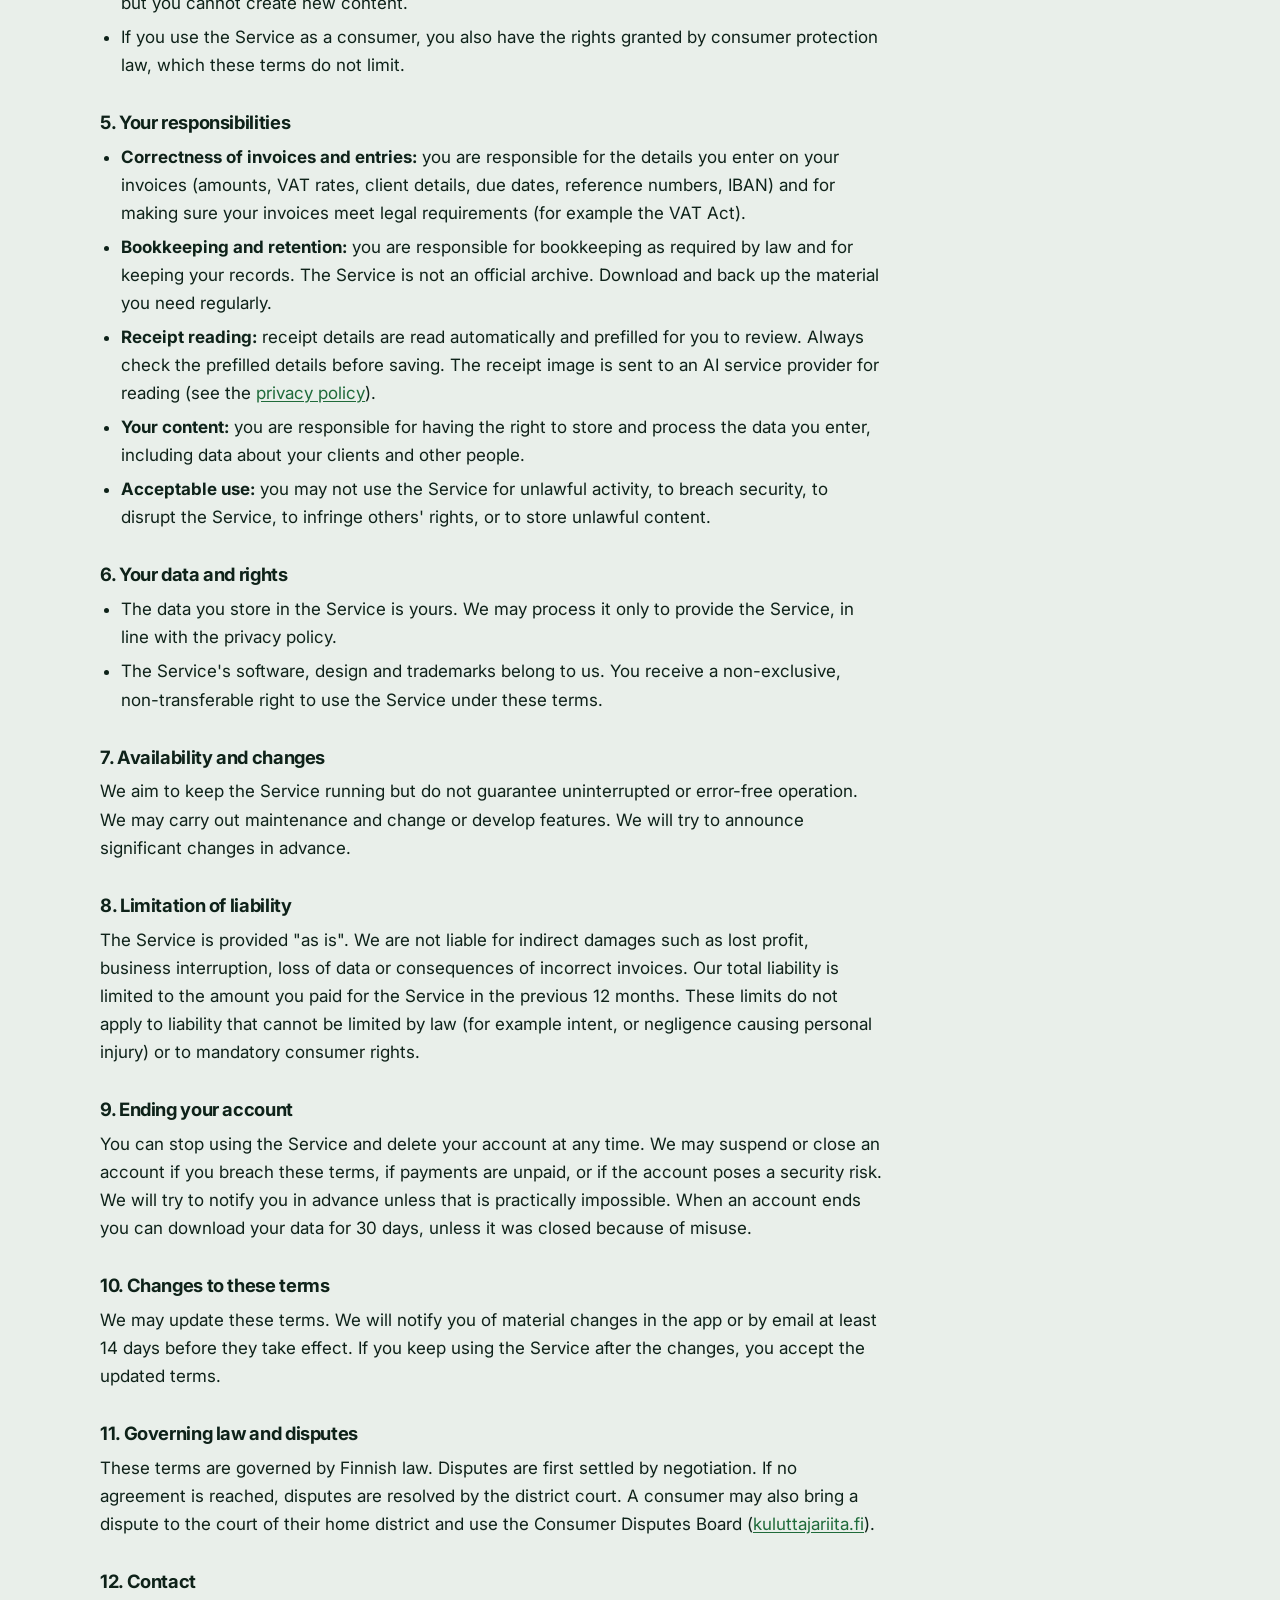
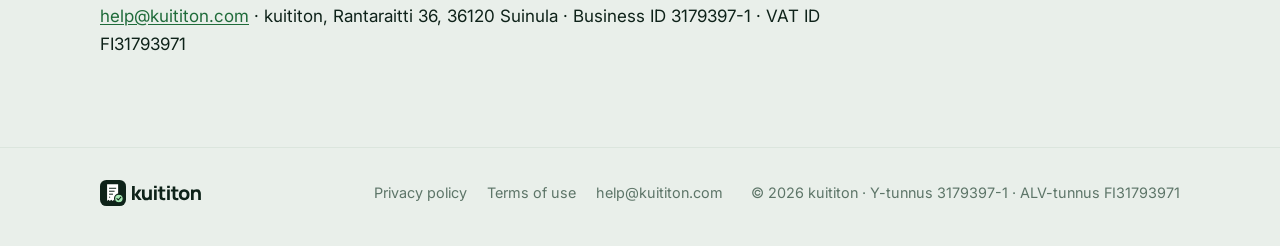
<file: kayttoehdot.html>
<!doctype html>
<html lang="fi">
<head>
<meta charset="utf-8">
<meta name="viewport" content="width=device-width,initial-scale=1,viewport-fit=cover">
<title>Käyttöehdot – kuititon</title>
<meta name="claude:viewport-fit-sides" content="cover">
<meta name="description" content="kuititon-palvelun käyttöehdot: tili, kokeilujakso, tilaus, vastuut ja yhteystiedot.">
<meta name="desc-en" content="Terms of use of the kuititon service: account, trial, subscription, responsibilities and contact details."><meta name="title-fi" content="Käyttöehdot – kuititon"><meta name="title-en" content="Terms of use – kuititon">
<link rel="canonical" href="https://kuititon.com/kayttoehdot.html">
<meta name="robots" content="index,follow,max-image-preview:large">
<meta name="theme-color" content="#0e2219">
<meta property="og:type" content="website"><meta property="og:site_name" content="kuititon"><meta property="og:locale" content="fi_FI">
<meta property="og:title" content="Käyttöehdot – kuititon"><meta property="og:description" content="kuititon-palvelun käyttöehdot: tili, kokeilujakso, tilaus, vastuut ja yhteystiedot."><meta property="og:url" content="https://kuititon.com/kayttoehdot.html"><meta property="og:image" content="https://kuititon.com/assets/og.png"><meta property="og:image:width" content="1200"><meta property="og:image:height" content="630">
<meta name="twitter:card" content="summary_large_image"><meta name="twitter:title" content="Käyttöehdot – kuititon"><meta name="twitter:description" content="kuititon-palvelun käyttöehdot: tili, kokeilujakso, tilaus, vastuut ja yhteystiedot."><meta name="twitter:image" content="https://kuititon.com/assets/og.png">
<link rel="icon" href="assets/favicon.svg" type="image/svg+xml"><link rel="apple-touch-icon" href="assets/logo.png">
<link rel="stylesheet" href="https://fonts.googleapis.com/css2?family=Inter:wght@400;500;600;700&display=swap">
<link rel="stylesheet" href="assets/site.css">
</head>
<body>
<header class="site-head"><div class="wrap">
<a class="brand" href="index.html" aria-label="kuititon"><svg class="logo" viewBox="0 0 434.5 112.0" aria-hidden="true"><g transform="translate(0 0.00) scale(0.8485)"><rect width="132" height="132" rx="32" class="lt"/><path d="M36 22 H92 V106 L85 100 L78 106 L71 100 L64 106 L57 100 L50 106 L43 100 L36 106 Z" class="lr"/><path d="M48 42 H80 M48 57 H72 M48 72 H64" class="ll" stroke-width="5" stroke-linecap="round" fill="none"/><circle cx="49" cy="87" r="2.6" class="lf"/><circle cx="96" cy="94" r="22" fill="#a6e8b4" class="lg" stroke-width="6"/><path d="M86 94 L93 101 L106 87" fill="none" class="lk" stroke-width="5.5" stroke-linecap="round" stroke-linejoin="round"/></g><path class="lw" transform="translate(132.20 86.20)" d="M17.47 0L5.80 0L5.88-60.48L17.47-60.48L17.47-23.52L32.84-45.36L46.96-45.36L30.58-22.68L48.05 0L33.18 0L17.47-21.84L17.47 0M66.23 1.34Q60.90 1.34 57.54-0.46Q54.18-2.27 52.31-5.04Q50.44-7.81 49.64-10.82Q48.84-13.82 48.68-16.30Q48.51-18.77 48.51-19.91L48.51-45.36L60.10-45.36L60.10-23.94Q60.10-22.39 60.27-19.97Q60.44-17.56 61.32-15.12Q62.20-12.68 64.20-11.05Q66.19-9.41 69.84-9.41Q71.31-9.41 72.99-9.87Q74.67-10.33 76.14-11.66Q77.61-12.98 78.56-15.56Q79.50-18.14 79.50-22.34L79.50-45.36L91.01-45.36L91.01 0L80.93 0L80.93-4.66Q79.38-2.90 77.32-1.55Q72.91 1.34 66.23 1.34M112.14-51.66L100.71-51.66L100.71-61.74L112.14-61.74L112.14-51.66M112.14 0L100.71 0L100.71-45.36L112.14-45.36L112.14 0M149.05-9.49L149.05 0Q144.35 0.88 139.83 0.78Q135.32 0.67 131.77-0.82Q128.22-2.31 126.37-5.63Q124.69-8.74 124.61-11.95Q124.52-15.16 124.52-19.24L124.52-36.54L116.80-36.54L116.80-45.36L124.52-45.36L124.52-57.96L135.95-57.96L135.95-45.36L149.05-45.36L149.05-36.54L135.95-36.54L135.95-19.91Q135.95-17.26 136.01-15.14Q136.07-13.02 136.87-11.76Q138.38-9.37 141.70-9.16Q145.02-8.95 149.05-9.49M168.50-51.66L157.07-51.66L157.07-61.74L168.50-61.74L168.50-51.66M168.50 0L157.07 0L157.07-45.36L168.50-45.36L168.50 0M205.41-9.49L205.41 0Q200.71 0.88 196.19 0.78Q191.68 0.67 188.13-0.82Q184.58-2.31 182.73-5.63Q181.05-8.74 180.97-11.95Q180.88-15.16 180.88-19.24L180.88-36.54L173.16-36.54L173.16-45.36L180.88-45.36L180.88-57.96L192.31-57.96L192.31-45.36L205.41-45.36L205.41-36.54L192.31-36.54L192.31-19.91Q192.31-17.26 192.37-15.14Q192.43-13.02 193.23-11.76Q194.74-9.37 198.06-9.16Q201.38-8.95 205.41-9.49M230.48 1.26Q223.64 1.26 218.47-1.81Q213.31-4.87 210.43-10.27Q207.55-15.67 207.55-22.68Q207.55-29.78 210.49-35.18Q213.43-40.57 218.60-43.60Q223.76-46.62 230.48-46.62Q237.33-46.62 242.52-43.55Q247.70-40.49 250.60-35.09Q253.50-29.69 253.50-22.68Q253.50-15.62 250.58-10.23Q247.66-4.83 242.47-1.79Q237.29 1.26 230.48 1.26M230.48-9.41Q235.99-9.41 238.69-13.12Q241.40-16.84 241.40-22.68Q241.40-28.73 238.65-32.34Q235.90-35.95 230.48-35.95Q226.75-35.95 224.35-34.27Q221.96-32.59 220.80-29.61Q219.65-26.63 219.65-22.68Q219.65-16.59 222.40-13Q225.15-9.41 230.48-9.41M302.34 0L290.75 0L290.75-21.42Q290.75-22.97 290.58-25.39Q290.42-27.80 289.53-30.24Q288.65-32.68 286.66-34.31Q284.66-35.95 281.01-35.95Q279.54-35.95 277.86-35.49Q276.18-35.03 274.71-33.71Q273.24-32.38 272.29-29.82Q271.35-27.26 271.35-23.02L271.35 0L259.76 0L259.76-45.36L269.92-45.36L269.92-40.70Q271.47-42.46 273.57-43.81Q277.94-46.70 284.62-46.70Q289.95-46.70 293.31-44.90Q296.67-43.09 298.54-40.32Q300.41-37.55 301.21-34.55Q302.01-31.54 302.18-29.06Q302.34-26.59 302.34-25.45"/></svg></a>
<nav class="nav" aria-label="Päävalikko" data-aria-en="Main"><a href="yritys.html" data-en="For Business">Yrittäjille</a><a href="projekti.html" data-en="For Projects">Projekteille</a></nav>
<a class="btn primary sm head-btn" href="sovellus.html" data-en="Try free">Kokeile ilmaiseksi</a>
<a class="btn ghost sm head-btn" href="https://app.kuititon.com"><svg class="ico-lock" viewBox="0 0 24 24" aria-hidden="true"><rect x="5" y="11" width="14" height="9" rx="2.5"/><path d="M8 11V8a4 4 0 018 0v3"/></svg><span data-en="Sign in">Kirjaudu</span></a>
<div class="seg" id="langSeg" role="group" aria-label="Language / Kieli"><span class="seg-pill"></span><button type="button" data-lang="fi" aria-pressed="true">FI</button><button type="button" data-lang="en" aria-pressed="false">EN</button></div>
<button class="menu-btn" id="menuBtn" type="button" aria-expanded="false" aria-controls="menuPanel" aria-label="Valikko" data-aria-en="Menu"><svg viewBox="0 0 24 24" aria-hidden="true"><path class="mb-a" d="M4 7h16M4 12h16M4 17h16"/><path class="mb-b" d="M6 6l12 12M18 6L6 18"/></svg></button>
</div>
<div class="menu-panel" id="menuPanel" hidden><div class="wrap"><div class="paper menu-card">
<nav class="menu-links" aria-label="Sivut" data-aria-en="Pages"><a href="yritys.html"><span data-en="For Business">Yrittäjille</span><svg viewBox="0 0 24 24" aria-hidden="true"><path d="M5 12h14M13 6l6 6-6 6"/></svg></a><a href="projekti.html"><span data-en="For Projects">Projekteille</span><svg viewBox="0 0 24 24" aria-hidden="true"><path d="M5 12h14M13 6l6 6-6 6"/></svg></a></nav>
<div class="menu-cta"><a class="btn primary" href="sovellus.html"><span data-en="Try free">Kokeile ilmaiseksi</span><svg viewBox="0 0 24 24" aria-hidden="true"><path d="M5 12h14M13 6l6 6-6 6"/></svg></a>
<a class="btn ghost" href="https://app.kuititon.com"><span class="with-ico"><svg class="ico-lock" viewBox="0 0 24 24" aria-hidden="true"><rect x="5" y="11" width="14" height="9" rx="2.5"/><path d="M8 11V8a4 4 0 018 0v3"/></svg><span data-en="Sign in">Kirjaudu</span></span><svg viewBox="0 0 24 24" aria-hidden="true"><path d="M5 12h14M13 6l6 6-6 6"/></svg></a></div>
</div></div></div>
</header>
<main><section class="legal"><div class="wrap"><article class="legal-doc"><div class="fi"><h1>Käyttöehdot</h1><p class="legal-date">Päivitetty 1.12.2026</p>
<h2>1. Palvelun tarjoaja ja soveltaminen</h2>
<p>kuititon-palvelun ("Palvelu") tarjoaa kuititon, Jani Saarikoski, Rantaraitti 36, 36120 Suinula, Y-tunnus 3179397-1, ALV-tunnus FI31793971 ("me"). Yhteys: <a href="mailto:help@kuititon.com">help@kuititon.com</a>.</p>
<p>Näitä ehtoja sovelletaan Palvelun käyttöön. Luomalla tilin tai käyttämällä Palvelua hyväksyt nämä ehdot ja <a href="tietosuoja.html">tietosuojaselosteen</a>. Palvelu on tarkoitettu ensisijaisesti yrittäjille ja yrityksille sekä rakennushankkeiden seurantaan.</p>
<h2>2. Mitä Palvelu tekee</h2>
<p>kuititon on verkkosovellus, jolla voit luoda laskuja, skannata ja tallentaa kuitteja, seurata kuluja, ALV-tietoja ja budjettia sekä ladata aineistoa PDF- ja CSV-muodossa. Palvelussa on kaksi käyttötilaa: Yrittäjille ja Projekteille.</p>
<p>Palvelu on apuväline. Se <strong>ei ole kirjanpito-, vero- tai lakipalvelu</strong>, eikä se korvaa kirjanpitäjää tai veroneuvojaa.</p>
<h2>3. Tili</h2>
<ul>
<li>Tarvitset tilin, jotta voit käyttää Palvelua. Anna oikeat tiedot ja pidä kirjautumistietosi omana tietonasi.</li>
<li>Vastaat kaikesta toiminnasta tililläsi. Ilmoita meille heti, jos epäilet tilisi joutuneen vääriin käsiin.</li>
<li>Sinun on oltava täysi-ikäinen ja oikeustoimikelpoinen käyttääksesi Palvelua.</li>
<li>Yrittäjille-tilaukseen kuuluu yksi yritystili ja kolme projektitiliä. Projekteille-tilaukseen kuuluu kolme projektitiliä. Jokainen lisäyritystili vaatii oman Yrittäjille-tilauksen. Tiliä ei voi siirtää toiselle käyttäjälle.</li>
</ul>
<h2>4. Kokeilujakso ja tilaus</h2>
<ul>
<li><strong>Kokeilujakso:</strong> uusilla käyttäjillä on ilmainen 30 päivän kokeilujakso. Kokeilujakson aikana käyttö voi olla rajattu.</li>
<li><strong>Skannausraja:</strong> Tilaukseen sisältyy enintään 100 kuitin/dokumentin skannausta kalenterikuukaudessa. Jos raja täyttyy kesken kalenterikuukauden, voit edelleen lisätä kuitteja manuaalisesti. Skannaukset nollautuvat kalenterikuukauden vaihtuessa. Sama raja koskee ilmaista kokeilujaksoa. Voimme muuttaa rajaa; muutoksista ilmoitetaan vähintään 14 päivää etukäteen.</li>
<li><strong>Tilaus:</strong> kokeilujakson jälkeen voit jatkaa maksullisella tilauksella. Hinnat esitetään tilausta valittaessa ja sisältävät arvonlisäveron.</li>
<li><strong>Hinnat:</strong> Yrittäjille 7,90 €/kk tai 79 €/vuosi; Projekteille 3,90 €/kk tai 39 €/vuosi (sis. ALV). Voimme muuttaa hintoja; muutoksista ilmoitetaan vähintään 14 päivää etukäteen, eikä muutos koske jo maksettua jaksoa.</li>
<li><strong>Maksut:</strong> maksut käsittelee Stripe. Tilaus jatkuu automaattisesti valitulla jaksolla (kuukausi tai vuosi), kunnes peruutat sen.</li>
<li><strong>Peruutus:</strong> voit peruuttaa tilauksen milloin tahansa sovelluksessa. Peruutus päättyy kuluvan maksetun jakson lopussa. Jo maksettuja jaksoja ei yleensä palauteta, ellei laki toisin edellytä.</li>
<li><strong>Kuluttajan peruuttamisoikeus:</strong> jos käytät Palvelua kuluttajana, voit peruuttaa tilauksen 14 päivän kuluessa tilauksen tekemisestä ilmoittamalla siitä osoitteeseen help@kuititon.com. Palvelu käynnistyy välittömästi maksun jälkeen, minkä hyväksyt tilausta tehdessäsi. Jos peruutat 14 päivän kuluessa, hyvitämme koko maksun viipymättä, viimeistään 14 päivän kuluessa peruutusilmoituksesta.</li>
<li><strong>Kokeilun päättyminen:</strong> jos et tilaa kokeilun jälkeen, voit vielä 30 päivän ajan katsoa ja ladata tietosi, mutta et luoda uutta sisältöä.</li>
<li>Jos käytät Palvelua kuluttajana, sinulla on lisäksi kuluttajansuojalain mukaiset oikeudet, joita nämä ehdot eivät rajoita.</li>
</ul>
<h2>5. Sinun vastuusi</h2>
<ul>
<li><strong>Laskujen ja kirjausten oikeellisuus:</strong> olet itse vastuussa laskuillesi syöttämästäsi tiedoista (summat, ALV-kannat, asiakastiedot, eräpäivät, viitenumerot, IBAN) ja siitä, että laskut täyttävät laissa vaaditut sisältövaatimukset (esim. arvonlisäverolaki).</li>
<li><strong>Kirjanpito ja säilytys:</strong> vastaat kirjanpitolain mukaisesta kirjanpidosta ja aineiston säilyttämisestä. Palvelu ei ole virallinen arkisto. Lataa ja varmuuskopioi tarvitsemasi aineisto säännöllisesti.</li>
<li><strong>Kuittien lukeminen:</strong> kuitin tiedot luetaan automaattisesti ja ne esitäytetään tarkistettavaksi. Tarkista aina esitäytetyt tiedot ennen tallentamista. Kuitin kuva lähetetään lukemista varten tekoälypalvelun tarjoajalle (ks. <a href="tietosuoja.html">tietosuojaseloste</a>).</li>
<li><strong>Sisältösi:</strong> vastaat siitä, että sinulla on oikeus tallentaa ja käsitellä sovellukseen syöttämäsi tiedot, myös asiakkaidesi ja muiden henkilöiden tiedot.</li>
<li><strong>Sallittu käyttö:</strong> et saa käyttää Palvelua lainvastaiseen toimintaan, tietoturvan murtamiseen, palvelun häiritsemiseen tai muiden oikeuksien loukkaamiseen etkä tallentaa sinne laitonta sisältöä.</li>
</ul>
<h2>6. Tietosi ja oikeudet</h2>
<ul>
<li>Tiedot, jotka tallennat Palveluun, ovat sinun. Saamme käsitellä niitä vain Palvelun tarjoamiseksi, tietosuojaselosteen mukaisesti.</li>
<li>Palvelun ohjelmisto, ulkoasu ja tavaramerkit kuuluvat meille. Saat käyttöoikeuden Palveluun ehtojen mukaisesti; oikeus ei ole yksinomainen eikä siirrettävä.</li>
</ul>
<h2>7. Palvelun saatavuus ja muutokset</h2>
<p>Pyrimme pitämään Palvelun toiminnassa, mutta emme takaa keskeytyksettömyyttä tai virheettömyyttä. Voimme tehdä huoltokatkoja ja muuttaa tai kehittää Palvelun ominaisuuksia. Merkittäviin muutoksiin pyritään varautumaan ilmoittamalla niistä etukäteen.</p>
<h2>8. Vastuunrajoitus</h2>
<p>Palvelu tarjotaan sellaisena kuin se on. Emme vastaa epäsuorista vahingoista, kuten saamatta jääneestä voitosta, liiketoiminnan keskeytymisestä, tietojen menetyksestä tai virheellisten laskujen aiheuttamista seuraamuksista. Vastuumme on enintään summa, jonka olet maksanut Palvelusta edellisten 12 kuukauden aikana. Rajoitukset eivät koske vastuuta, jota ei lain mukaan voida rajoittaa (esim. tahallisuus tai tuottamus henkilövahingossa) eikä kuluttajan pakottavia oikeuksia.</p>
<h2>9. Tilin päättäminen</h2>
<p>Voit lopettaa Palvelun käytön ja poistaa tilisi milloin tahansa. Voimme sulkea tai keskeyttää tilin, jos rikot näitä ehtoja, maksut jäävät maksamatta tai tili aiheuttaa tietoturvariskin. Pyrimme ilmoittamaan siitä etukäteen, ellei se ole käytännössä mahdotonta. Tilin päättyessä voit ladata tietosi 30 päivän ajan, ellei sulkeminen johdu väärinkäytöksestä.</p>
<h2>10. Ehtojen muutokset</h2>
<p>Voimme päivittää näitä ehtoja. Olennaisista muutoksista ilmoitetaan sovelluksessa tai sähköpostitse vähintään 14 päivää ennen niiden voimaantuloa. Jos jatkat Palvelun käyttämistä muutosten jälkeen, hyväksyt päivitetyt ehdot.</p>
<h2>11. Sovellettava laki ja riidat</h2>
<p>Ehtoihin sovelletaan Suomen lakia. Riidat ratkaistaan ensisijaisesti neuvottelemalla. Jos sopimukseen ei päästä, riidat ratkaistaan käräjäoikeudessa. Kuluttajalla on oikeus viedä riita myös oman kotipaikkansa käräjäoikeuteen ja käyttää kuluttajariitalautakuntaa (<a href="https://kuluttajariita.fi" rel="noopener">kuluttajariita.fi</a>).</p>
<h2>12. Yhteystiedot</h2>
<p><a href="mailto:help@kuititon.com">help@kuititon.com</a> · kuititon, Rantaraitti 36, 36120 Suinula · Y-tunnus 3179397-1 · ALV-tunnus FI31793971</p>
</div><div class="en"><h1>Terms of use</h1><p class="legal-date">Last updated 1 December 2026</p>
<h2>1. Provider and scope</h2>
<p>The kuititon service (the "Service") is provided by kuititon, Jani Saarikoski, Rantaraitti 36, 36120 Suinula, Finland, business ID 3179397-1, VAT ID FI31793971 ("we"). Contact: <a href="mailto:help@kuititon.com">help@kuititon.com</a>.</p>
<p>These terms apply to your use of the Service. By creating an account or using the Service you accept these terms and the <a href="tietosuoja.html">privacy policy</a>. The Service is intended mainly for entrepreneurs and companies and for tracking building projects.</p>
<h2>2. What the Service does</h2>
<p>kuititon is a web app for creating invoices, scanning and storing receipts, tracking expenses, VAT and budgets, and downloading material as PDF and CSV files. It has two modes: Business and Projects.</p>
<p>The Service is a tool. It is <strong>not an accounting, tax or legal service</strong>, and it does not replace an accountant or tax advisor.</p>
<h2>3. Account</h2>
<ul>
<li>You need an account to use the Service. Provide accurate details and keep your sign-in details to yourself.</li>
<li>You are responsible for all activity on your account. Tell us immediately if you suspect your account has been compromised.</li>
<li>You must be an adult with legal capacity to use the Service.</li>
<li>A Business subscription includes one business account and three project accounts. A Projects subscription includes three project accounts. Each additional business account requires its own Business subscription. An account cannot be transferred to another user.</li>
</ul>
<h2>4. Trial and subscription</h2>
<ul>
<li><strong>Trial:</strong> new users get a free 30-day trial. Usage may be limited during the trial period.</li>
<li><strong>Scan limit:</strong> A subscription includes up to 100 receipt/document scans per calendar month. If the limit is reached during a calendar month, you can still add receipts manually. The scan count resets at the start of each calendar month. The same limit applies during the free trial. We may change the limit; we will give at least 14 days&#x27; notice of any change.</li>
<li><strong>Subscription:</strong> after the trial you can continue with a paid subscription. Prices are shown when you choose a plan and include VAT.</li>
<li><strong>Prices:</strong> Business 7,90 €/month or 79 €/year; Projects 3,90 €/month or 39 €/year (VAT included). We may change prices; we will give at least 14 days' notice, and a change does not affect a period you have already paid for.</li>
<li><strong>Payments:</strong> payments are processed by Stripe. The subscription renews automatically for the chosen period (month or year) until you cancel.</li>
<li><strong>Cancellation:</strong> you can cancel at any time in the app. Cancellation takes effect at the end of the current paid period. Periods already paid are generally not refunded unless the law requires it.</li>
<li><strong>Right of withdrawal for consumers:</strong> if you use the Service as a consumer, you can cancel your subscription within 14 days of ordering it by emailing help@kuititon.com. The Service starts immediately after payment, which you accept when you order. If you withdraw within the 14 days, we refund the full payment without delay and no later than 14 days after your notice.</li>
<li><strong>After the trial:</strong> if you do not subscribe, you can still view and download your data for 30 days, but you cannot create new content.</li>
<li>If you use the Service as a consumer, you also have the rights granted by consumer protection law, which these terms do not limit.</li>
</ul>
<h2>5. Your responsibilities</h2>
<ul>
<li><strong>Correctness of invoices and entries:</strong> you are responsible for the details you enter on your invoices (amounts, VAT rates, client details, due dates, reference numbers, IBAN) and for making sure your invoices meet legal requirements (for example the VAT Act).</li>
<li><strong>Bookkeeping and retention:</strong> you are responsible for bookkeeping as required by law and for keeping your records. The Service is not an official archive. Download and back up the material you need regularly.</li>
<li><strong>Receipt reading:</strong> receipt details are read automatically and prefilled for you to review. Always check the prefilled details before saving. The receipt image is sent to an AI service provider for reading (see the <a href="tietosuoja.html">privacy policy</a>).</li>
<li><strong>Your content:</strong> you are responsible for having the right to store and process the data you enter, including data about your clients and other people.</li>
<li><strong>Acceptable use:</strong> you may not use the Service for unlawful activity, to breach security, to disrupt the Service, to infringe others' rights, or to store unlawful content.</li>
</ul>
<h2>6. Your data and rights</h2>
<ul>
<li>The data you store in the Service is yours. We may process it only to provide the Service, in line with the privacy policy.</li>
<li>The Service's software, design and trademarks belong to us. You receive a non-exclusive, non-transferable right to use the Service under these terms.</li>
</ul>
<h2>7. Availability and changes</h2>
<p>We aim to keep the Service running but do not guarantee uninterrupted or error-free operation. We may carry out maintenance and change or develop features. We will try to announce significant changes in advance.</p>
<h2>8. Limitation of liability</h2>
<p>The Service is provided "as is". We are not liable for indirect damages such as lost profit, business interruption, loss of data or consequences of incorrect invoices. Our total liability is limited to the amount you paid for the Service in the previous 12 months. These limits do not apply to liability that cannot be limited by law (for example intent, or negligence causing personal injury) or to mandatory consumer rights.</p>
<h2>9. Ending your account</h2>
<p>You can stop using the Service and delete your account at any time. We may suspend or close an account if you breach these terms, if payments are unpaid, or if the account poses a security risk. We will try to notify you in advance unless that is practically impossible. When an account ends you can download your data for 30 days, unless it was closed because of misuse.</p>
<h2>10. Changes to these terms</h2>
<p>We may update these terms. We will notify you of material changes in the app or by email at least 14 days before they take effect. If you keep using the Service after the changes, you accept the updated terms.</p>
<h2>11. Governing law and disputes</h2>
<p>These terms are governed by Finnish law. Disputes are first settled by negotiation. If no agreement is reached, disputes are resolved by the district court. A consumer may also bring a dispute to the court of their home district and use the Consumer Disputes Board (<a href="https://kuluttajariita.fi" rel="noopener">kuluttajariita.fi</a>).</p>
<h2>12. Contact</h2>
<p><a href="mailto:help@kuititon.com">help@kuititon.com</a> · kuititon, Rantaraitti 36, 36120 Suinula · Business ID 3179397-1 · VAT ID FI31793971</p>
</div></article></div></section>
<footer class="site-foot"><div class="wrap">
<a class="brand" href="index.html" aria-label="kuititon"><svg class="logo" viewBox="0 0 434.5 112.0" aria-hidden="true"><g transform="translate(0 0.00) scale(0.8485)"><rect width="132" height="132" rx="32" class="lt"/><path d="M36 22 H92 V106 L85 100 L78 106 L71 100 L64 106 L57 100 L50 106 L43 100 L36 106 Z" class="lr"/><path d="M48 42 H80 M48 57 H72 M48 72 H64" class="ll" stroke-width="5" stroke-linecap="round" fill="none"/><circle cx="49" cy="87" r="2.6" class="lf"/><circle cx="96" cy="94" r="22" fill="#a6e8b4" class="lg" stroke-width="6"/><path d="M86 94 L93 101 L106 87" fill="none" class="lk" stroke-width="5.5" stroke-linecap="round" stroke-linejoin="round"/></g><path class="lw" transform="translate(132.20 86.20)" d="M17.47 0L5.80 0L5.88-60.48L17.47-60.48L17.47-23.52L32.84-45.36L46.96-45.36L30.58-22.68L48.05 0L33.18 0L17.47-21.84L17.47 0M66.23 1.34Q60.90 1.34 57.54-0.46Q54.18-2.27 52.31-5.04Q50.44-7.81 49.64-10.82Q48.84-13.82 48.68-16.30Q48.51-18.77 48.51-19.91L48.51-45.36L60.10-45.36L60.10-23.94Q60.10-22.39 60.27-19.97Q60.44-17.56 61.32-15.12Q62.20-12.68 64.20-11.05Q66.19-9.41 69.84-9.41Q71.31-9.41 72.99-9.87Q74.67-10.33 76.14-11.66Q77.61-12.98 78.56-15.56Q79.50-18.14 79.50-22.34L79.50-45.36L91.01-45.36L91.01 0L80.93 0L80.93-4.66Q79.38-2.90 77.32-1.55Q72.91 1.34 66.23 1.34M112.14-51.66L100.71-51.66L100.71-61.74L112.14-61.74L112.14-51.66M112.14 0L100.71 0L100.71-45.36L112.14-45.36L112.14 0M149.05-9.49L149.05 0Q144.35 0.88 139.83 0.78Q135.32 0.67 131.77-0.82Q128.22-2.31 126.37-5.63Q124.69-8.74 124.61-11.95Q124.52-15.16 124.52-19.24L124.52-36.54L116.80-36.54L116.80-45.36L124.52-45.36L124.52-57.96L135.95-57.96L135.95-45.36L149.05-45.36L149.05-36.54L135.95-36.54L135.95-19.91Q135.95-17.26 136.01-15.14Q136.07-13.02 136.87-11.76Q138.38-9.37 141.70-9.16Q145.02-8.95 149.05-9.49M168.50-51.66L157.07-51.66L157.07-61.74L168.50-61.74L168.50-51.66M168.50 0L157.07 0L157.07-45.36L168.50-45.36L168.50 0M205.41-9.49L205.41 0Q200.71 0.88 196.19 0.78Q191.68 0.67 188.13-0.82Q184.58-2.31 182.73-5.63Q181.05-8.74 180.97-11.95Q180.88-15.16 180.88-19.24L180.88-36.54L173.16-36.54L173.16-45.36L180.88-45.36L180.88-57.96L192.31-57.96L192.31-45.36L205.41-45.36L205.41-36.54L192.31-36.54L192.31-19.91Q192.31-17.26 192.37-15.14Q192.43-13.02 193.23-11.76Q194.74-9.37 198.06-9.16Q201.38-8.95 205.41-9.49M230.48 1.26Q223.64 1.26 218.47-1.81Q213.31-4.87 210.43-10.27Q207.55-15.67 207.55-22.68Q207.55-29.78 210.49-35.18Q213.43-40.57 218.60-43.60Q223.76-46.62 230.48-46.62Q237.33-46.62 242.52-43.55Q247.70-40.49 250.60-35.09Q253.50-29.69 253.50-22.68Q253.50-15.62 250.58-10.23Q247.66-4.83 242.47-1.79Q237.29 1.26 230.48 1.26M230.48-9.41Q235.99-9.41 238.69-13.12Q241.40-16.84 241.40-22.68Q241.40-28.73 238.65-32.34Q235.90-35.95 230.48-35.95Q226.75-35.95 224.35-34.27Q221.96-32.59 220.80-29.61Q219.65-26.63 219.65-22.68Q219.65-16.59 222.40-13Q225.15-9.41 230.48-9.41M302.34 0L290.75 0L290.75-21.42Q290.75-22.97 290.58-25.39Q290.42-27.80 289.53-30.24Q288.65-32.68 286.66-34.31Q284.66-35.95 281.01-35.95Q279.54-35.95 277.86-35.49Q276.18-35.03 274.71-33.71Q273.24-32.38 272.29-29.82Q271.35-27.26 271.35-23.02L271.35 0L259.76 0L259.76-45.36L269.92-45.36L269.92-40.70Q271.47-42.46 273.57-43.81Q277.94-46.70 284.62-46.70Q289.95-46.70 293.31-44.90Q296.67-43.09 298.54-40.32Q300.41-37.55 301.21-34.55Q302.01-31.54 302.18-29.06Q302.34-26.59 302.34-25.45"/></svg></a>
<nav aria-label="Alatunniste" data-aria-en="Footer"><a href="tietosuoja.html" data-en="Privacy policy">Tietosuojaseloste</a><a href="kayttoehdot.html" data-en="Terms of use">Käyttöehdot</a><a href="mailto:help@kuititon.com">help@kuititon.com</a></nav>
<span>© 2026 kuititon · Y-tunnus 3179397-1 · ALV-tunnus FI31793971</span>
</div></footer><script src="assets/site.js"></script>
</body></html>
</file>
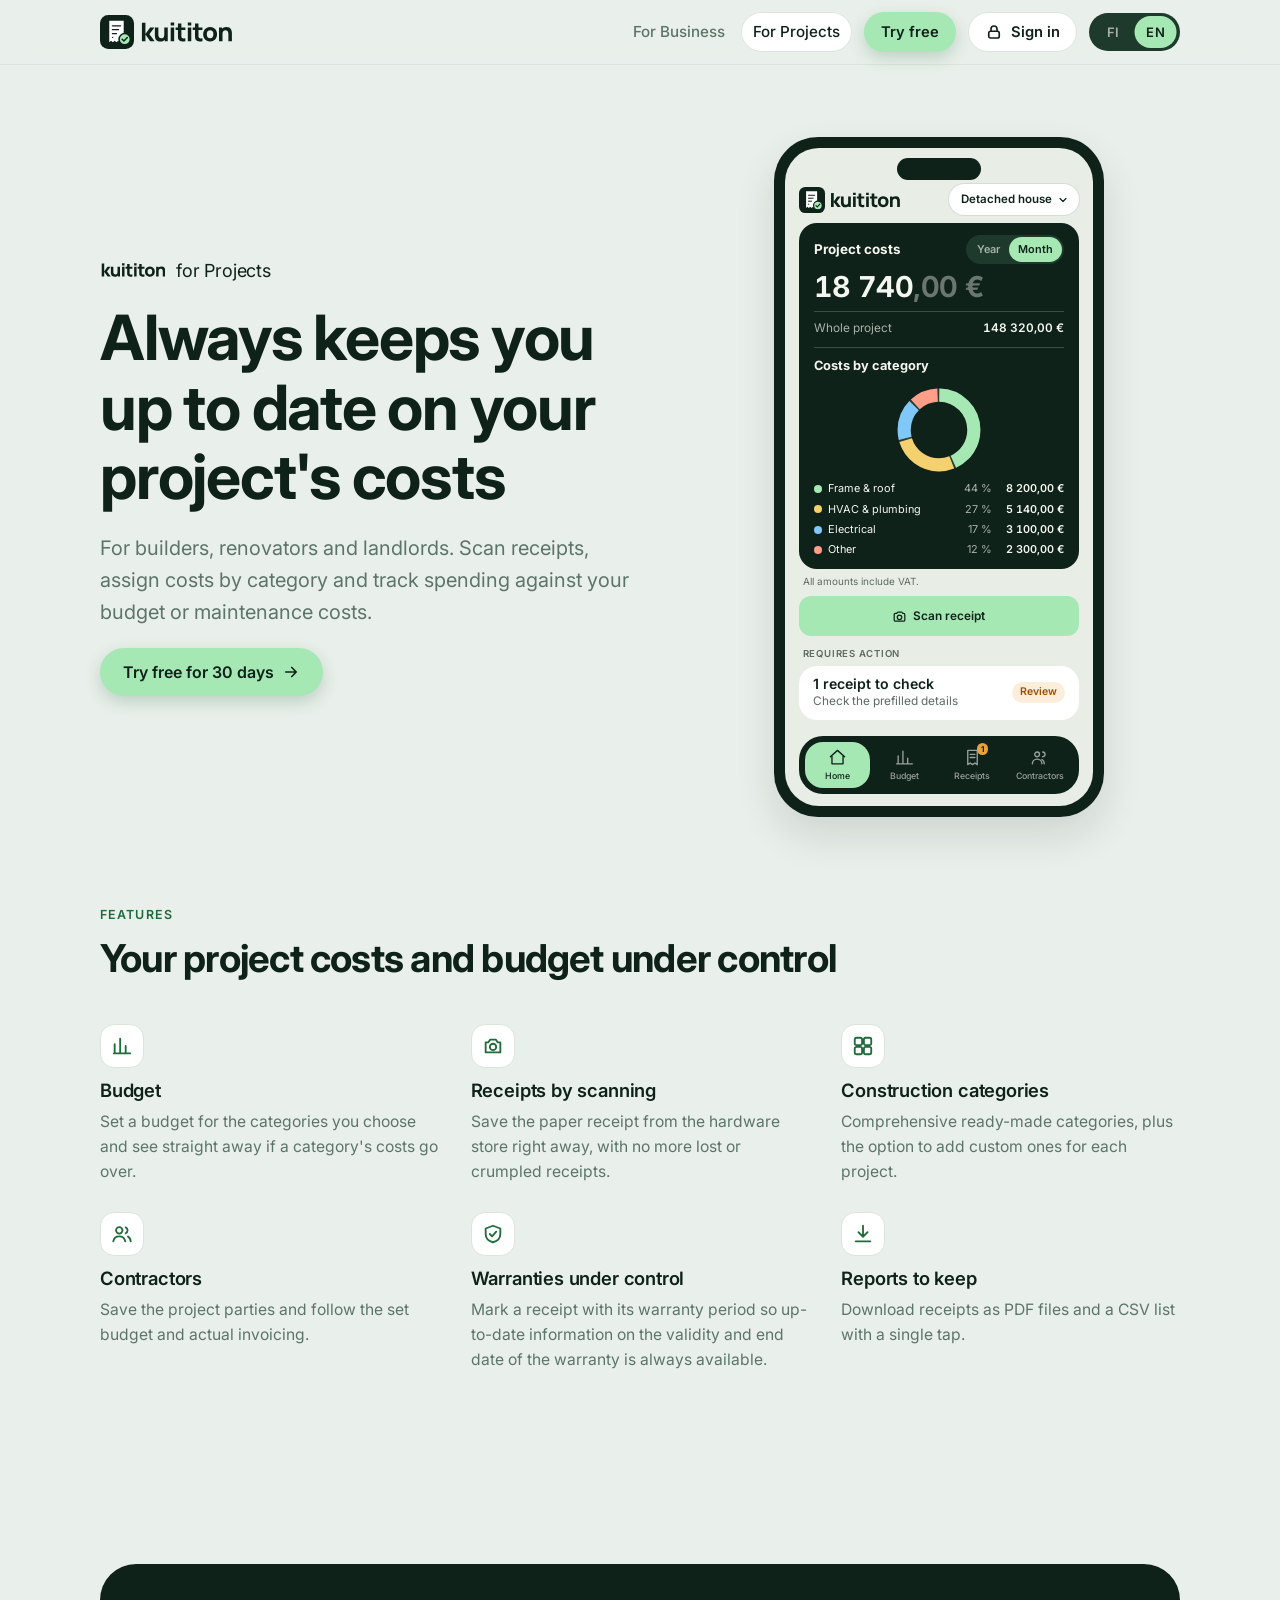
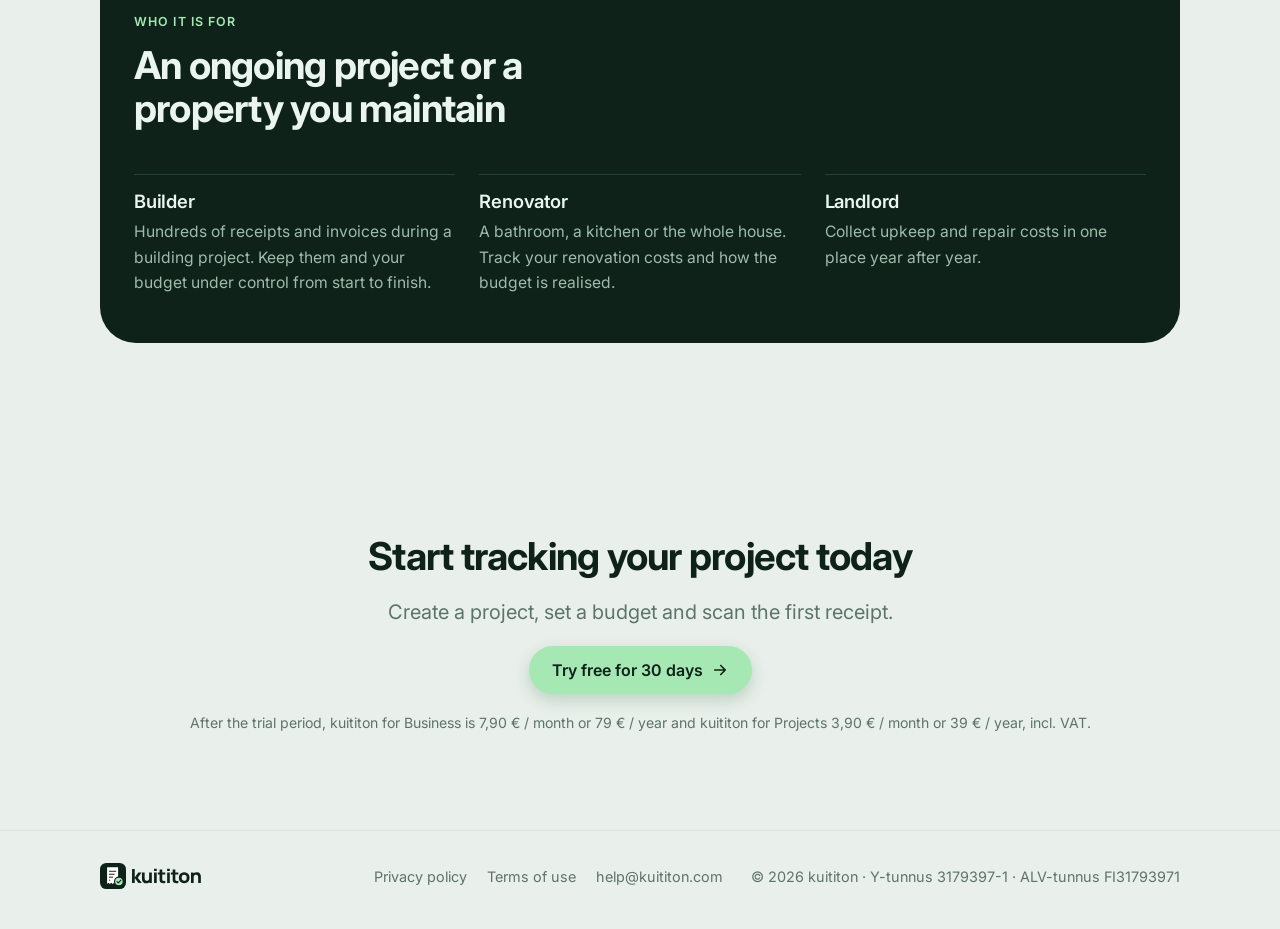
<file: projekti.html>
<!doctype html>
<html lang="fi">
<head>
<meta charset="utf-8">
<meta name="viewport" content="width=device-width,initial-scale=1,viewport-fit=cover">
<title>Budjetointi ja kulujen seuranta rakentajille – kuititon</title>
<meta name="claude:viewport-fit-sides" content="cover">
<meta name="description" content="Skannaa kuitit, määritä budjetti ja seuraa toteutuneita kustannuksia. Rakentajille, remontoijille ja vuokranantajille. Kokeile 30 päivää ilmaiseksi.">
<meta name="desc-en" content="kuititon for Projects: budget, receipts and contractors for home builders and renovators."><meta name="title-fi" content="Budjetointi ja kulujen seuranta rakentajille – kuititon"><meta name="title-en" content="kuititon for Projects – building and renovation costs">
<link rel="canonical" href="https://kuititon.com/projekti.html">
<meta name="robots" content="index,follow,max-image-preview:large">
<meta name="theme-color" content="#0e2219">
<meta property="og:type" content="website"><meta property="og:site_name" content="kuititon"><meta property="og:locale" content="fi_FI">
<meta property="og:title" content="Budjetointi ja kulujen seuranta rakentajille – kuititon"><meta property="og:description" content="Skannaa kuitit, määritä budjetti ja seuraa toteutuneita kustannuksia. Rakentajille, remontoijille ja vuokranantajille. Kokeile 30 päivää ilmaiseksi."><meta property="og:url" content="https://kuititon.com/projekti.html"><meta property="og:image" content="https://kuititon.com/assets/og.png"><meta property="og:image:width" content="1200"><meta property="og:image:height" content="630">
<meta name="twitter:card" content="summary_large_image"><meta name="twitter:title" content="Budjetointi ja kulujen seuranta rakentajille – kuititon"><meta name="twitter:description" content="Skannaa kuitit, määritä budjetti ja seuraa toteutuneita kustannuksia. Rakentajille, remontoijille ja vuokranantajille. Kokeile 30 päivää ilmaiseksi."><meta name="twitter:image" content="https://kuititon.com/assets/og.png">
<script type="application/ld+json">{"@context": "https://schema.org", "@graph": [{"@type": "Organization", "@id": "https://kuititon.com/#org", "name": "kuititon", "url": "https://kuititon.com/", "email": "help@kuititon.com", "logo": "https://kuititon.com/assets/logo.png"}]}</script>
<link rel="icon" href="assets/favicon.svg" type="image/svg+xml"><link rel="apple-touch-icon" href="assets/logo.png">
<link rel="stylesheet" href="https://fonts.googleapis.com/css2?family=Inter:wght@400;500;600;700&display=swap">
<link rel="stylesheet" href="assets/site.css">
</head>
<body>
<header class="site-head"><div class="wrap">
<a class="brand" href="index.html" aria-label="kuititon"><svg class="logo" viewBox="0 0 434.5 112.0" aria-hidden="true"><g transform="translate(0 0.00) scale(0.8485)"><rect width="132" height="132" rx="32" class="lt"/><path d="M36 22 H92 V106 L85 100 L78 106 L71 100 L64 106 L57 100 L50 106 L43 100 L36 106 Z" class="lr"/><path d="M48 42 H80 M48 57 H72 M48 72 H64" class="ll" stroke-width="5" stroke-linecap="round" fill="none"/><circle cx="49" cy="87" r="2.6" class="lf"/><circle cx="96" cy="94" r="22" fill="#a6e8b4" class="lg" stroke-width="6"/><path d="M86 94 L93 101 L106 87" fill="none" class="lk" stroke-width="5.5" stroke-linecap="round" stroke-linejoin="round"/></g><path class="lw" transform="translate(132.20 86.20)" d="M17.47 0L5.80 0L5.88-60.48L17.47-60.48L17.47-23.52L32.84-45.36L46.96-45.36L30.58-22.68L48.05 0L33.18 0L17.47-21.84L17.47 0M66.23 1.34Q60.90 1.34 57.54-0.46Q54.18-2.27 52.31-5.04Q50.44-7.81 49.64-10.82Q48.84-13.82 48.68-16.30Q48.51-18.77 48.51-19.91L48.51-45.36L60.10-45.36L60.10-23.94Q60.10-22.39 60.27-19.97Q60.44-17.56 61.32-15.12Q62.20-12.68 64.20-11.05Q66.19-9.41 69.84-9.41Q71.31-9.41 72.99-9.87Q74.67-10.33 76.14-11.66Q77.61-12.98 78.56-15.56Q79.50-18.14 79.50-22.34L79.50-45.36L91.01-45.36L91.01 0L80.93 0L80.93-4.66Q79.38-2.90 77.32-1.55Q72.91 1.34 66.23 1.34M112.14-51.66L100.71-51.66L100.71-61.74L112.14-61.74L112.14-51.66M112.14 0L100.71 0L100.71-45.36L112.14-45.36L112.14 0M149.05-9.49L149.05 0Q144.35 0.88 139.83 0.78Q135.32 0.67 131.77-0.82Q128.22-2.31 126.37-5.63Q124.69-8.74 124.61-11.95Q124.52-15.16 124.52-19.24L124.52-36.54L116.80-36.54L116.80-45.36L124.52-45.36L124.52-57.96L135.95-57.96L135.95-45.36L149.05-45.36L149.05-36.54L135.95-36.54L135.95-19.91Q135.95-17.26 136.01-15.14Q136.07-13.02 136.87-11.76Q138.38-9.37 141.70-9.16Q145.02-8.95 149.05-9.49M168.50-51.66L157.07-51.66L157.07-61.74L168.50-61.74L168.50-51.66M168.50 0L157.07 0L157.07-45.36L168.50-45.36L168.50 0M205.41-9.49L205.41 0Q200.71 0.88 196.19 0.78Q191.68 0.67 188.13-0.82Q184.58-2.31 182.73-5.63Q181.05-8.74 180.97-11.95Q180.88-15.16 180.88-19.24L180.88-36.54L173.16-36.54L173.16-45.36L180.88-45.36L180.88-57.96L192.31-57.96L192.31-45.36L205.41-45.36L205.41-36.54L192.31-36.54L192.31-19.91Q192.31-17.26 192.37-15.14Q192.43-13.02 193.23-11.76Q194.74-9.37 198.06-9.16Q201.38-8.95 205.41-9.49M230.48 1.26Q223.64 1.26 218.47-1.81Q213.31-4.87 210.43-10.27Q207.55-15.67 207.55-22.68Q207.55-29.78 210.49-35.18Q213.43-40.57 218.60-43.60Q223.76-46.62 230.48-46.62Q237.33-46.62 242.52-43.55Q247.70-40.49 250.60-35.09Q253.50-29.69 253.50-22.68Q253.50-15.62 250.58-10.23Q247.66-4.83 242.47-1.79Q237.29 1.26 230.48 1.26M230.48-9.41Q235.99-9.41 238.69-13.12Q241.40-16.84 241.40-22.68Q241.40-28.73 238.65-32.34Q235.90-35.95 230.48-35.95Q226.75-35.95 224.35-34.27Q221.96-32.59 220.80-29.61Q219.65-26.63 219.65-22.68Q219.65-16.59 222.40-13Q225.15-9.41 230.48-9.41M302.34 0L290.75 0L290.75-21.42Q290.75-22.97 290.58-25.39Q290.42-27.80 289.53-30.24Q288.65-32.68 286.66-34.31Q284.66-35.95 281.01-35.95Q279.54-35.95 277.86-35.49Q276.18-35.03 274.71-33.71Q273.24-32.38 272.29-29.82Q271.35-27.26 271.35-23.02L271.35 0L259.76 0L259.76-45.36L269.92-45.36L269.92-40.70Q271.47-42.46 273.57-43.81Q277.94-46.70 284.62-46.70Q289.95-46.70 293.31-44.90Q296.67-43.09 298.54-40.32Q300.41-37.55 301.21-34.55Q302.01-31.54 302.18-29.06Q302.34-26.59 302.34-25.45"/></svg></a>
<nav class="nav" aria-label="Päävalikko" data-aria-en="Main"><a href="yritys.html" data-en="For Business">Yrittäjille</a><a href="projekti.html" aria-current="page" data-en="For Projects">Projekteille</a></nav>
<a class="btn primary sm head-btn" href="sovellus.html" data-en="Try free">Kokeile ilmaiseksi</a>
<a class="btn ghost sm head-btn" href="https://app.kuititon.com"><svg class="ico-lock" viewBox="0 0 24 24" aria-hidden="true"><rect x="5" y="11" width="14" height="9" rx="2.5"/><path d="M8 11V8a4 4 0 018 0v3"/></svg><span data-en="Sign in">Kirjaudu</span></a>
<div class="seg" id="langSeg" role="group" aria-label="Language / Kieli"><span class="seg-pill"></span><button type="button" data-lang="fi" aria-pressed="true">FI</button><button type="button" data-lang="en" aria-pressed="false">EN</button></div>
<button class="menu-btn" id="menuBtn" type="button" aria-expanded="false" aria-controls="menuPanel" aria-label="Valikko" data-aria-en="Menu"><svg viewBox="0 0 24 24" aria-hidden="true"><path class="mb-a" d="M4 7h16M4 12h16M4 17h16"/><path class="mb-b" d="M6 6l12 12M18 6L6 18"/></svg></button>
</div>
<div class="menu-panel" id="menuPanel" hidden><div class="wrap"><div class="paper menu-card">
<nav class="menu-links" aria-label="Sivut" data-aria-en="Pages"><a href="yritys.html"><span data-en="For Business">Yrittäjille</span><svg viewBox="0 0 24 24" aria-hidden="true"><path d="M5 12h14M13 6l6 6-6 6"/></svg></a><a href="projekti.html" aria-current="page"><span data-en="For Projects">Projekteille</span><svg viewBox="0 0 24 24" aria-hidden="true"><path d="M5 12h14M13 6l6 6-6 6"/></svg></a></nav>
<div class="menu-cta"><a class="btn primary" href="sovellus.html"><span data-en="Try free">Kokeile ilmaiseksi</span><svg viewBox="0 0 24 24" aria-hidden="true"><path d="M5 12h14M13 6l6 6-6 6"/></svg></a>
<a class="btn ghost" href="https://app.kuititon.com"><span class="with-ico"><svg class="ico-lock" viewBox="0 0 24 24" aria-hidden="true"><rect x="5" y="11" width="14" height="9" rx="2.5"/><path d="M8 11V8a4 4 0 018 0v3"/></svg><span data-en="Sign in">Kirjaudu</span></span><svg viewBox="0 0 24 24" aria-hidden="true"><path d="M5 12h14M13 6l6 6-6 6"/></svg></a></div>
</div></div></div>
</header><main>
<section class="hero"><div class="wrap">
<div class="hero-copy">
<span class="brandtop" aria-label="kuititon Projekteille" data-aria-en="kuititon for Projects" data-en="&lt;svg class=&quot;logo word&quot; viewBox=&quot;130 0 304.5 112.0&quot; aria-hidden=&quot;true&quot;&gt;&lt;path class=&quot;lw&quot; transform=&quot;translate(132.20 86.20)&quot; d=&quot;M17.47 0L5.80 0L5.88-60.48L17.47-60.48L17.47-23.52L32.84-45.36L46.96-45.36L30.58-22.68L48.05 0L33.18 0L17.47-21.84L17.47 0M66.23 1.34Q60.90 1.34 57.54-0.46Q54.18-2.27 52.31-5.04Q50.44-7.81 49.64-10.82Q48.84-13.82 48.68-16.30Q48.51-18.77 48.51-19.91L48.51-45.36L60.10-45.36L60.10-23.94Q60.10-22.39 60.27-19.97Q60.44-17.56 61.32-15.12Q62.20-12.68 64.20-11.05Q66.19-9.41 69.84-9.41Q71.31-9.41 72.99-9.87Q74.67-10.33 76.14-11.66Q77.61-12.98 78.56-15.56Q79.50-18.14 79.50-22.34L79.50-45.36L91.01-45.36L91.01 0L80.93 0L80.93-4.66Q79.38-2.90 77.32-1.55Q72.91 1.34 66.23 1.34M112.14-51.66L100.71-51.66L100.71-61.74L112.14-61.74L112.14-51.66M112.14 0L100.71 0L100.71-45.36L112.14-45.36L112.14 0M149.05-9.49L149.05 0Q144.35 0.88 139.83 0.78Q135.32 0.67 131.77-0.82Q128.22-2.31 126.37-5.63Q124.69-8.74 124.61-11.95Q124.52-15.16 124.52-19.24L124.52-36.54L116.80-36.54L116.80-45.36L124.52-45.36L124.52-57.96L135.95-57.96L135.95-45.36L149.05-45.36L149.05-36.54L135.95-36.54L135.95-19.91Q135.95-17.26 136.01-15.14Q136.07-13.02 136.87-11.76Q138.38-9.37 141.70-9.16Q145.02-8.95 149.05-9.49M168.50-51.66L157.07-51.66L157.07-61.74L168.50-61.74L168.50-51.66M168.50 0L157.07 0L157.07-45.36L168.50-45.36L168.50 0M205.41-9.49L205.41 0Q200.71 0.88 196.19 0.78Q191.68 0.67 188.13-0.82Q184.58-2.31 182.73-5.63Q181.05-8.74 180.97-11.95Q180.88-15.16 180.88-19.24L180.88-36.54L173.16-36.54L173.16-45.36L180.88-45.36L180.88-57.96L192.31-57.96L192.31-45.36L205.41-45.36L205.41-36.54L192.31-36.54L192.31-19.91Q192.31-17.26 192.37-15.14Q192.43-13.02 193.23-11.76Q194.74-9.37 198.06-9.16Q201.38-8.95 205.41-9.49M230.48 1.26Q223.64 1.26 218.47-1.81Q213.31-4.87 210.43-10.27Q207.55-15.67 207.55-22.68Q207.55-29.78 210.49-35.18Q213.43-40.57 218.60-43.60Q223.76-46.62 230.48-46.62Q237.33-46.62 242.52-43.55Q247.70-40.49 250.60-35.09Q253.50-29.69 253.50-22.68Q253.50-15.62 250.58-10.23Q247.66-4.83 242.47-1.79Q237.29 1.26 230.48 1.26M230.48-9.41Q235.99-9.41 238.69-13.12Q241.40-16.84 241.40-22.68Q241.40-28.73 238.65-32.34Q235.90-35.95 230.48-35.95Q226.75-35.95 224.35-34.27Q221.96-32.59 220.80-29.61Q219.65-26.63 219.65-22.68Q219.65-16.59 222.40-13Q225.15-9.41 230.48-9.41M302.34 0L290.75 0L290.75-21.42Q290.75-22.97 290.58-25.39Q290.42-27.80 289.53-30.24Q288.65-32.68 286.66-34.31Q284.66-35.95 281.01-35.95Q279.54-35.95 277.86-35.49Q276.18-35.03 274.71-33.71Q273.24-32.38 272.29-29.82Q271.35-27.26 271.35-23.02L271.35 0L259.76 0L259.76-45.36L269.92-45.36L269.92-40.70Q271.47-42.46 273.57-43.81Q277.94-46.70 284.62-46.70Q289.95-46.70 293.31-44.90Q296.67-43.09 298.54-40.32Q300.41-37.55 301.21-34.55Q302.01-31.54 302.18-29.06Q302.34-26.59 302.34-25.45&quot;/&gt;&lt;/svg&gt; for Projects"><svg class="logo word" viewBox="130 0 304.5 112.0" aria-hidden="true"><path class="lw" transform="translate(132.20 86.20)" d="M17.47 0L5.80 0L5.88-60.48L17.47-60.48L17.47-23.52L32.84-45.36L46.96-45.36L30.58-22.68L48.05 0L33.18 0L17.47-21.84L17.47 0M66.23 1.34Q60.90 1.34 57.54-0.46Q54.18-2.27 52.31-5.04Q50.44-7.81 49.64-10.82Q48.84-13.82 48.68-16.30Q48.51-18.77 48.51-19.91L48.51-45.36L60.10-45.36L60.10-23.94Q60.10-22.39 60.27-19.97Q60.44-17.56 61.32-15.12Q62.20-12.68 64.20-11.05Q66.19-9.41 69.84-9.41Q71.31-9.41 72.99-9.87Q74.67-10.33 76.14-11.66Q77.61-12.98 78.56-15.56Q79.50-18.14 79.50-22.34L79.50-45.36L91.01-45.36L91.01 0L80.93 0L80.93-4.66Q79.38-2.90 77.32-1.55Q72.91 1.34 66.23 1.34M112.14-51.66L100.71-51.66L100.71-61.74L112.14-61.74L112.14-51.66M112.14 0L100.71 0L100.71-45.36L112.14-45.36L112.14 0M149.05-9.49L149.05 0Q144.35 0.88 139.83 0.78Q135.32 0.67 131.77-0.82Q128.22-2.31 126.37-5.63Q124.69-8.74 124.61-11.95Q124.52-15.16 124.52-19.24L124.52-36.54L116.80-36.54L116.80-45.36L124.52-45.36L124.52-57.96L135.95-57.96L135.95-45.36L149.05-45.36L149.05-36.54L135.95-36.54L135.95-19.91Q135.95-17.26 136.01-15.14Q136.07-13.02 136.87-11.76Q138.38-9.37 141.70-9.16Q145.02-8.95 149.05-9.49M168.50-51.66L157.07-51.66L157.07-61.74L168.50-61.74L168.50-51.66M168.50 0L157.07 0L157.07-45.36L168.50-45.36L168.50 0M205.41-9.49L205.41 0Q200.71 0.88 196.19 0.78Q191.68 0.67 188.13-0.82Q184.58-2.31 182.73-5.63Q181.05-8.74 180.97-11.95Q180.88-15.16 180.88-19.24L180.88-36.54L173.16-36.54L173.16-45.36L180.88-45.36L180.88-57.96L192.31-57.96L192.31-45.36L205.41-45.36L205.41-36.54L192.31-36.54L192.31-19.91Q192.31-17.26 192.37-15.14Q192.43-13.02 193.23-11.76Q194.74-9.37 198.06-9.16Q201.38-8.95 205.41-9.49M230.48 1.26Q223.64 1.26 218.47-1.81Q213.31-4.87 210.43-10.27Q207.55-15.67 207.55-22.68Q207.55-29.78 210.49-35.18Q213.43-40.57 218.60-43.60Q223.76-46.62 230.48-46.62Q237.33-46.62 242.52-43.55Q247.70-40.49 250.60-35.09Q253.50-29.69 253.50-22.68Q253.50-15.62 250.58-10.23Q247.66-4.83 242.47-1.79Q237.29 1.26 230.48 1.26M230.48-9.41Q235.99-9.41 238.69-13.12Q241.40-16.84 241.40-22.68Q241.40-28.73 238.65-32.34Q235.90-35.95 230.48-35.95Q226.75-35.95 224.35-34.27Q221.96-32.59 220.80-29.61Q219.65-26.63 219.65-22.68Q219.65-16.59 222.40-13Q225.15-9.41 230.48-9.41M302.34 0L290.75 0L290.75-21.42Q290.75-22.97 290.58-25.39Q290.42-27.80 289.53-30.24Q288.65-32.68 286.66-34.31Q284.66-35.95 281.01-35.95Q279.54-35.95 277.86-35.49Q276.18-35.03 274.71-33.71Q273.24-32.38 272.29-29.82Q271.35-27.26 271.35-23.02L271.35 0L259.76 0L259.76-45.36L269.92-45.36L269.92-40.70Q271.47-42.46 273.57-43.81Q277.94-46.70 284.62-46.70Q289.95-46.70 293.31-44.90Q296.67-43.09 298.54-40.32Q300.41-37.55 301.21-34.55Q302.01-31.54 302.18-29.06Q302.34-26.59 302.34-25.45"/></svg> Projekteille</span>
<h1 data-en="Always keeps you up to date on your project&#x27;s costs">Pitää sinut aina ajan tasalla projektisi kustannuksista</h1>
<p class="lead" data-en="For builders, renovators and landlords. Scan receipts, assign costs by category and track spending against your budget or maintenance costs.">Rakentajalle, remontoijalle, vuokranantajalle. Skannaa kuitit, määritä kulut kategorioittain ja seuraa budjetin toteutumista tai ylläpidon kustannuksia.</p>
<div class="cta-row"><a class="btn primary" href="sovellus.html"><span data-en="Try free for 30 days">Kokeile 30 päivää ilmaiseksi</span><svg viewBox="0 0 24 24" aria-hidden="true"><path d="M5 12h14M13 6l6 6-6 6"/></svg></a></div>
</div>
<div class="hero-art"><div class="phone ph-app" aria-hidden="true"><div class="screen app">
<div class="a-top"><svg class="logo" viewBox="0 0 434.5 112.0" aria-hidden="true"><g transform="translate(0 0.00) scale(0.8485)"><rect width="132" height="132" rx="32" class="lt"/><path d="M36 22 H92 V106 L85 100 L78 106 L71 100 L64 106 L57 100 L50 106 L43 100 L36 106 Z" class="lr"/><path d="M48 42 H80 M48 57 H72 M48 72 H64" class="ll" stroke-width="5" stroke-linecap="round" fill="none"/><circle cx="49" cy="87" r="2.6" class="lf"/><circle cx="96" cy="94" r="22" fill="#a6e8b4" class="lg" stroke-width="6"/><path d="M86 94 L93 101 L106 87" fill="none" class="lk" stroke-width="5.5" stroke-linecap="round" stroke-linejoin="round"/></g><path class="lw" transform="translate(132.20 86.20)" d="M17.47 0L5.80 0L5.88-60.48L17.47-60.48L17.47-23.52L32.84-45.36L46.96-45.36L30.58-22.68L48.05 0L33.18 0L17.47-21.84L17.47 0M66.23 1.34Q60.90 1.34 57.54-0.46Q54.18-2.27 52.31-5.04Q50.44-7.81 49.64-10.82Q48.84-13.82 48.68-16.30Q48.51-18.77 48.51-19.91L48.51-45.36L60.10-45.36L60.10-23.94Q60.10-22.39 60.27-19.97Q60.44-17.56 61.32-15.12Q62.20-12.68 64.20-11.05Q66.19-9.41 69.84-9.41Q71.31-9.41 72.99-9.87Q74.67-10.33 76.14-11.66Q77.61-12.98 78.56-15.56Q79.50-18.14 79.50-22.34L79.50-45.36L91.01-45.36L91.01 0L80.93 0L80.93-4.66Q79.38-2.90 77.32-1.55Q72.91 1.34 66.23 1.34M112.14-51.66L100.71-51.66L100.71-61.74L112.14-61.74L112.14-51.66M112.14 0L100.71 0L100.71-45.36L112.14-45.36L112.14 0M149.05-9.49L149.05 0Q144.35 0.88 139.83 0.78Q135.32 0.67 131.77-0.82Q128.22-2.31 126.37-5.63Q124.69-8.74 124.61-11.95Q124.52-15.16 124.52-19.24L124.52-36.54L116.80-36.54L116.80-45.36L124.52-45.36L124.52-57.96L135.95-57.96L135.95-45.36L149.05-45.36L149.05-36.54L135.95-36.54L135.95-19.91Q135.95-17.26 136.01-15.14Q136.07-13.02 136.87-11.76Q138.38-9.37 141.70-9.16Q145.02-8.95 149.05-9.49M168.50-51.66L157.07-51.66L157.07-61.74L168.50-61.74L168.50-51.66M168.50 0L157.07 0L157.07-45.36L168.50-45.36L168.50 0M205.41-9.49L205.41 0Q200.71 0.88 196.19 0.78Q191.68 0.67 188.13-0.82Q184.58-2.31 182.73-5.63Q181.05-8.74 180.97-11.95Q180.88-15.16 180.88-19.24L180.88-36.54L173.16-36.54L173.16-45.36L180.88-45.36L180.88-57.96L192.31-57.96L192.31-45.36L205.41-45.36L205.41-36.54L192.31-36.54L192.31-19.91Q192.31-17.26 192.37-15.14Q192.43-13.02 193.23-11.76Q194.74-9.37 198.06-9.16Q201.38-8.95 205.41-9.49M230.48 1.26Q223.64 1.26 218.47-1.81Q213.31-4.87 210.43-10.27Q207.55-15.67 207.55-22.68Q207.55-29.78 210.49-35.18Q213.43-40.57 218.60-43.60Q223.76-46.62 230.48-46.62Q237.33-46.62 242.52-43.55Q247.70-40.49 250.60-35.09Q253.50-29.69 253.50-22.68Q253.50-15.62 250.58-10.23Q247.66-4.83 242.47-1.79Q237.29 1.26 230.48 1.26M230.48-9.41Q235.99-9.41 238.69-13.12Q241.40-16.84 241.40-22.68Q241.40-28.73 238.65-32.34Q235.90-35.95 230.48-35.95Q226.75-35.95 224.35-34.27Q221.96-32.59 220.80-29.61Q219.65-26.63 219.65-22.68Q219.65-16.59 222.40-13Q225.15-9.41 230.48-9.41M302.34 0L290.75 0L290.75-21.42Q290.75-22.97 290.58-25.39Q290.42-27.80 289.53-30.24Q288.65-32.68 286.66-34.31Q284.66-35.95 281.01-35.95Q279.54-35.95 277.86-35.49Q276.18-35.03 274.71-33.71Q273.24-32.38 272.29-29.82Q271.35-27.26 271.35-23.02L271.35 0L259.76 0L259.76-45.36L269.92-45.36L269.92-40.70Q271.47-42.46 273.57-43.81Q277.94-46.70 284.62-46.70Q289.95-46.70 293.31-44.90Q296.67-43.09 298.54-40.32Q300.41-37.55 301.21-34.55Q302.01-31.54 302.18-29.06Q302.34-26.59 302.34-25.45"/></svg><span class="a-acct"><span data-en="Detached house">Omakotitalo</span><svg viewBox="0 0 24 24"><path d="M6 9l6 6 6-6"/></svg></span></div>
<div class="m-hero">
<div class="mh-top"><b data-en="Project costs">Projektin kulut</b><span class="mh-seg"><span data-en="Year">Vuosi</span><span class="on" data-en="Month">Kuukausi</span></span></div>
<div class="mh-big num">18 740<small>,00 €</small></div>
<div class="mh-row mh-line"><span class="k" data-en="Whole project">Koko projekti</span><b class="num">148 320,00 €</b></div>
<div class="mh-sx"><b data-en="Costs by category">Kulut kategorioittain</b></div>
<svg class="mh-don" viewBox="0 0 42 42"><circle cx="21" cy="21" r="15.915" fill="none" stroke="rgba(244,246,239,.12)" stroke-width="6"/><circle cx="21" cy="21" r="15.915" fill="none" stroke="#a6e8b4" stroke-width="6" stroke-dasharray="43.20 56.80" stroke-dashoffset="25.00"/><circle cx="21" cy="21" r="15.915" fill="none" stroke="#f4d06f" stroke-width="6" stroke-dasharray="26.20 73.80" stroke-dashoffset="-19.00"/><circle cx="21" cy="21" r="15.915" fill="none" stroke="#7fc8f8" stroke-width="6" stroke-dasharray="16.20 83.80" stroke-dashoffset="-46.00"/><circle cx="21" cy="21" r="15.915" fill="none" stroke="#ff9f8a" stroke-width="6" stroke-dasharray="11.20 88.80" stroke-dashoffset="-63.00"/></svg>
<div class="mh-cats"><div class="mh-cr"><span><i style="background:#a6e8b4"></i><span data-en="Frame &amp; roof">Runko ja katto</span></span><span><em>44 %</em><b class="num">8 200,00 €</b></span></div><div class="mh-cr"><span><i style="background:#f4d06f"></i><span data-en="HVAC &amp; plumbing">LVI</span></span><span><em>27 %</em><b class="num">5 140,00 €</b></span></div><div class="mh-cr"><span><i style="background:#7fc8f8"></i><span data-en="Electrical">Sähkötyöt</span></span><span><em>17 %</em><b class="num">3 100,00 €</b></span></div><div class="mh-cr"><span><i style="background:#ff9f8a"></i><span data-en="Other">Muut</span></span><span><em>12 %</em><b class="num">2 300,00 €</b></span></div></div></div>
<p class="a-note" data-en="All amounts include VAT.">Kaikki summat sisältävät ALV:n.</p>
<div class="a-btns"><span class="a-btn pri"><svg viewBox="0 0 24 24"><path d="M3.5 9A2 2 0 015.5 7h2.2l1.1-1.7a1 1 0 01.8-.5h5.8a1 1 0 01.8.5L17.3 7h1.2a2 2 0 012 2v8.5a2 2 0 01-2 2h-13a2 2 0 01-2-2z"/><circle cx="12" cy="13.2" r="3.6"/></svg><span data-en="Scan receipt">Skannaa kuitti</span></span></div>
<h4 class="a-h" data-en="Requires action">Vaatii toimenpiteitä</h4>
<div class="m-list">
<div class="m-item"><div><div class="t" data-en="1 receipt to check">1 kuitti tarkistettavana</div><div class="s" data-en="Check the prefilled details">Tarkista esitäytetyt tiedot</div></div><div class="r"><span class="pill warn" data-en="Review">Tarkista</span></div></div>
</div>
<div class="a-tabs"><span class="on"><svg viewBox="0 0 24 24" aria-hidden="true"><path d="M3 11l9-8 9 8M5 10v10h14V10"/></svg><span data-en="Home">Etusivu</span></span><span><svg viewBox="0 0 24 24" aria-hidden="true"><path d="M4 20V10M10 20V4M16 20v-7M22 20H2"/></svg><span data-en="Budget">Budjetti</span></span><span><svg viewBox="0 0 24 24" aria-hidden="true"><path d="M6 3h12v18l-3-2-3 2-3-2-3 2zM9 8h6M9 12h6"/></svg><span data-en="Receipts">Kuitit</span><i class="a-badge">1</i></span><span><svg viewBox="0 0 24 24" aria-hidden="true"><circle cx="9" cy="8" r="3"/><path d="M3 20c0-3.5 2.5-6 6-6s6 2.5 6 6M16 5a3 3 0 010 6M18 20c0-2.5-1-4.5-3-5.5"/></svg><span data-en="Contractors">Urakoitsijat</span></span></div>
</div></div></div>
</div></section>

<section style="padding-top:0"><div class="wrap">
<div class="sec-head"><span class="eyebrow" data-en="Features">Ominaisuudet</span><h2 data-en="Your project costs and budget under control">Projektisi kulut ja budjetti hallinnassa</h2></div>
<div class="feats">
<div class="feat"><div class="ic"><svg viewBox="0 0 24 24" aria-hidden="true"><path d="M4 20V10M10 20V4M16 20v-8M21 20H3"/></svg></div><h3 data-en="Budget">Budjetti</h3><p data-en="Set a budget for the categories you choose and see straight away if a category&#x27;s costs go over.">Aseta budjetti valitsemillesi kategorioille ja näet heti, jos kategorian kustannukset ylittyvät.</p></div>
<div class="feat"><div class="ic"><svg viewBox="0 0 24 24" aria-hidden="true"><path d="M4 8h3l2-3h6l2 3h3v11H4z"/><circle cx="12" cy="13" r="3.5"/></svg></div><h3 data-en="Receipts by scanning">Kuitit skannaamalla</h3><p data-en="Save the paper receipt from the hardware store right away, with no more lost or crumpled receipts.">Rautakaupan paperinen kuitti heti talteen, ei enää hukkuneita tai rypistyneitä kuitteja.</p></div>
<div class="feat"><div class="ic"><svg viewBox="0 0 24 24" aria-hidden="true"><rect x="3" y="3" width="8" height="8" rx="2"/><rect x="13" y="3" width="8" height="8" rx="2"/><rect x="3" y="13" width="8" height="8" rx="2"/><rect x="13" y="13" width="8" height="8" rx="2"/></svg></div><h3 data-en="Construction categories">Rakentamisen kategoriat</h3><p data-en="Comprehensive ready-made categories, plus the option to add custom ones for each project.">Valmiiksi kattavat kategoriat sekä mahdollisuus lisätä räätälöityjä projektikohtaisesti.</p></div>
<div class="feat"><div class="ic"><svg viewBox="0 0 24 24" aria-hidden="true"><circle cx="9" cy="8" r="3.5"/><path d="M2.5 20c.6-3.6 3.2-5.5 6.5-5.5s5.900 1.900 6.500 5.500"/><path d="M16 4.800a3.500 3.500 0 010 6.400M18.500 14.800c1.700.8 2.700 2.500 3 5.200"/></svg></div><h3 data-en="Contractors">Urakoitsijat</h3><p data-en="Save the project parties and follow the set budget and actual invoicing.">Tallenna projektin osapuolet ja seuraa määritettyä budjettia sekä toteutunutta laskutusta.</p></div>
<div class="feat"><div class="ic"><svg viewBox="0 0 24 24" aria-hidden="true"><path d="M12 3l8 3v6c0 4.500-3.400 7.800-8 9-4.600-1.200-8-4.500-8-9V6z"/><path d="M8.500 12l2.500 2.500 4.500-5"/></svg></div><h3 data-en="Warranties under control">Takuut hallinnassa</h3><p data-en="Mark a receipt with its warranty period so up-to-date information on the validity and end date of the warranty is always available.">Merkitse kuitille takuuaika, jotta ajantasainen tieto takuun voimassaolosta ja päättymisestä on aina saatavilla.</p></div>
<div class="feat"><div class="ic"><svg viewBox="0 0 24 24" aria-hidden="true"><path d="M12 3v12M7 10l5 5 5-5M4 20h16"/></svg></div><h3 data-en="Reports to keep">Raportit talteen</h3><p data-en="Download receipts as PDF files and a CSV list with a single tap.">Lataa kuitit PDF-tiedostoina ja CSV-luettelona yhdellä napin painalluksella.</p></div>
</div></div></section>

<section class="band"><div class="wrap">
<div class="sec-head"><span class="eyebrow" data-en="Who it is for">Kenelle</span><h2 data-en="An ongoing project or a property you maintain">Käynnissä oleva projekti tai ylläpidettävä omaisuus</h2></div>
<div class="cols3">
<div><h3 data-en="Builder">Rakentaja</h3><p data-en="Hundreds of receipts and invoices during a building project. Keep them and your budget under control from start to finish.">Satoja kuitteja ja laskuja rakennushankkeen aikana, pidä ne ja budjetti hallinnassa alusta loppuun.</p></div>
<div><h3 data-en="Renovator">Remontoija</h3><p data-en="A bathroom, a kitchen or the whole house. Track your renovation costs and how the budget is realised.">Kylpyhuone, keittiö tai koko talo. Seuraa remonttisi kustannuksia ja budjetin toteutumista.</p></div>
<div><h3 data-en="Landlord">Vuokranantaja</h3><p data-en="Collect upkeep and repair costs in one place year after year.">Kerää ylläpidon ja korjausten kulut yhteen paikkaan vuodesta toiseen.</p></div>
</div></div></section>

<section class="close"><div class="wrap"><h2 data-en="Start tracking your project today">Aloita projektisi seuranta tänään</h2><p class="lead" data-en="Create a project, set a budget and scan the first receipt.">Luo projekti, aseta budjetti ja skannaa ensimmäinen kuitti.</p>
<div class="cta-row"><a class="btn primary" href="sovellus.html"><span data-en="Try free for 30 days">Kokeile 30 päivää ilmaiseksi</span><svg viewBox="0 0 24 24" aria-hidden="true"><path d="M5 12h14M13 6l6 6-6 6"/></svg></a></div><p class="fine" data-en="After the trial period, kuititon for Business is 7,90 € / month or 79 € / year and kuititon for Projects 3,90 € / month or 39 € / year, incl. VAT.">Kokeilujakson jälkeen kuititon Yrittäjille 7,90 € / kk tai 79 € / vuosi ja kuititon Projekteille 3,90 € / kk tai 39 € / vuosi, sis. ALV.</p></div></section>
</main><footer class="site-foot"><div class="wrap">
<a class="brand" href="index.html" aria-label="kuititon"><svg class="logo" viewBox="0 0 434.5 112.0" aria-hidden="true"><g transform="translate(0 0.00) scale(0.8485)"><rect width="132" height="132" rx="32" class="lt"/><path d="M36 22 H92 V106 L85 100 L78 106 L71 100 L64 106 L57 100 L50 106 L43 100 L36 106 Z" class="lr"/><path d="M48 42 H80 M48 57 H72 M48 72 H64" class="ll" stroke-width="5" stroke-linecap="round" fill="none"/><circle cx="49" cy="87" r="2.6" class="lf"/><circle cx="96" cy="94" r="22" fill="#a6e8b4" class="lg" stroke-width="6"/><path d="M86 94 L93 101 L106 87" fill="none" class="lk" stroke-width="5.5" stroke-linecap="round" stroke-linejoin="round"/></g><path class="lw" transform="translate(132.20 86.20)" d="M17.47 0L5.80 0L5.88-60.48L17.47-60.48L17.47-23.52L32.84-45.36L46.96-45.36L30.58-22.68L48.05 0L33.18 0L17.47-21.84L17.47 0M66.23 1.34Q60.90 1.34 57.54-0.46Q54.18-2.27 52.31-5.04Q50.44-7.81 49.64-10.82Q48.84-13.82 48.68-16.30Q48.51-18.77 48.51-19.91L48.51-45.36L60.10-45.36L60.10-23.94Q60.10-22.39 60.27-19.97Q60.44-17.56 61.32-15.12Q62.20-12.68 64.20-11.05Q66.19-9.41 69.84-9.41Q71.31-9.41 72.99-9.87Q74.67-10.33 76.14-11.66Q77.61-12.98 78.56-15.56Q79.50-18.14 79.50-22.34L79.50-45.36L91.01-45.36L91.01 0L80.93 0L80.93-4.66Q79.38-2.90 77.32-1.55Q72.91 1.34 66.23 1.34M112.14-51.66L100.71-51.66L100.71-61.74L112.14-61.74L112.14-51.66M112.14 0L100.71 0L100.71-45.36L112.14-45.36L112.14 0M149.05-9.49L149.05 0Q144.35 0.88 139.83 0.78Q135.32 0.67 131.77-0.82Q128.22-2.31 126.37-5.63Q124.69-8.74 124.61-11.95Q124.52-15.16 124.52-19.24L124.52-36.54L116.80-36.54L116.80-45.36L124.52-45.36L124.52-57.96L135.95-57.96L135.95-45.36L149.05-45.36L149.05-36.54L135.95-36.54L135.95-19.91Q135.95-17.26 136.01-15.14Q136.07-13.02 136.87-11.76Q138.38-9.37 141.70-9.16Q145.02-8.95 149.05-9.49M168.50-51.66L157.07-51.66L157.07-61.74L168.50-61.74L168.50-51.66M168.50 0L157.07 0L157.07-45.36L168.50-45.36L168.50 0M205.41-9.49L205.41 0Q200.71 0.88 196.19 0.78Q191.68 0.67 188.13-0.82Q184.58-2.31 182.73-5.63Q181.05-8.74 180.97-11.95Q180.88-15.16 180.88-19.24L180.88-36.54L173.16-36.54L173.16-45.36L180.88-45.36L180.88-57.96L192.31-57.96L192.31-45.36L205.41-45.36L205.41-36.54L192.31-36.54L192.31-19.91Q192.31-17.26 192.37-15.14Q192.43-13.02 193.23-11.76Q194.74-9.37 198.06-9.16Q201.38-8.95 205.41-9.49M230.48 1.26Q223.64 1.26 218.47-1.81Q213.31-4.87 210.43-10.27Q207.55-15.67 207.55-22.68Q207.55-29.78 210.49-35.18Q213.43-40.57 218.60-43.60Q223.76-46.62 230.48-46.62Q237.33-46.62 242.52-43.55Q247.70-40.49 250.60-35.09Q253.50-29.69 253.50-22.68Q253.50-15.62 250.58-10.23Q247.66-4.83 242.47-1.79Q237.29 1.26 230.48 1.26M230.48-9.41Q235.99-9.41 238.69-13.12Q241.40-16.84 241.40-22.68Q241.40-28.73 238.65-32.34Q235.90-35.95 230.48-35.95Q226.75-35.95 224.35-34.27Q221.96-32.59 220.80-29.61Q219.65-26.63 219.65-22.68Q219.65-16.59 222.40-13Q225.15-9.41 230.48-9.41M302.34 0L290.75 0L290.75-21.42Q290.75-22.97 290.58-25.39Q290.42-27.80 289.53-30.24Q288.65-32.68 286.66-34.31Q284.66-35.95 281.01-35.95Q279.54-35.95 277.86-35.49Q276.18-35.03 274.71-33.71Q273.24-32.38 272.29-29.82Q271.35-27.26 271.35-23.02L271.35 0L259.76 0L259.76-45.36L269.92-45.36L269.92-40.70Q271.47-42.46 273.57-43.81Q277.94-46.70 284.62-46.70Q289.95-46.70 293.31-44.90Q296.67-43.09 298.54-40.32Q300.41-37.55 301.21-34.55Q302.01-31.54 302.18-29.06Q302.34-26.59 302.34-25.45"/></svg></a>
<nav aria-label="Alatunniste" data-aria-en="Footer"><a href="tietosuoja.html" data-en="Privacy policy">Tietosuojaseloste</a><a href="kayttoehdot.html" data-en="Terms of use">Käyttöehdot</a><a href="mailto:help@kuititon.com">help@kuititon.com</a></nav>
<span>© 2026 kuititon · Y-tunnus 3179397-1 · ALV-tunnus FI31793971</span>
</div></footer><script src="assets/site.js"></script>
</body>
</html>
</file>
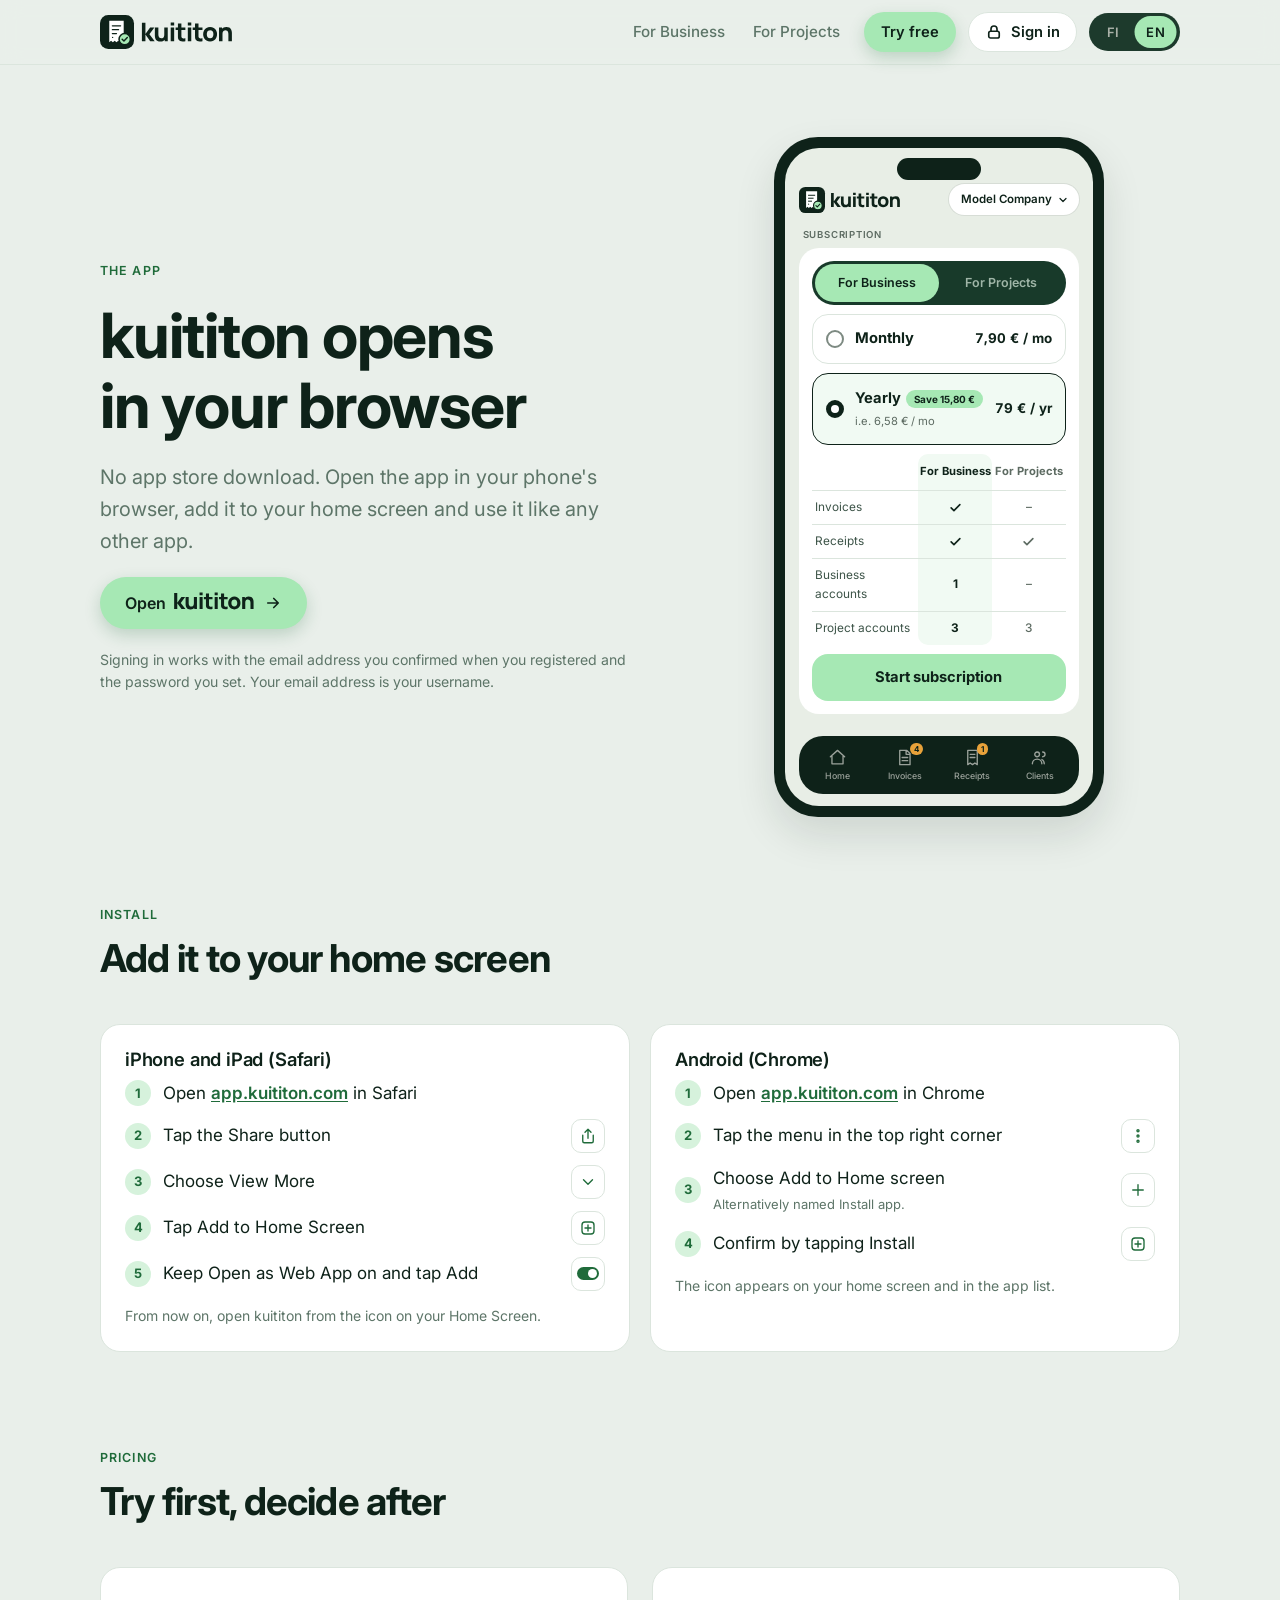
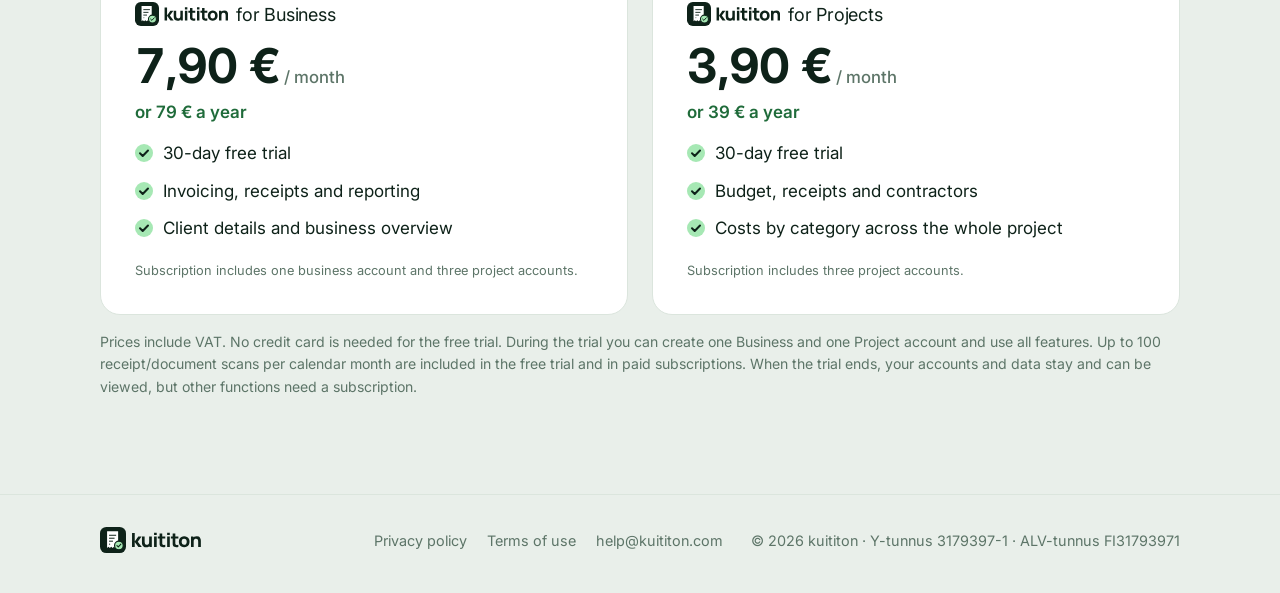
<file: sovellus.html>
<!doctype html>
<html lang="fi">
<head>
<meta charset="utf-8">
<meta name="viewport" content="width=device-width,initial-scale=1,viewport-fit=cover">
<title>Avaa selaimessa, lisää laitteesi aloitusnäytölle – kuititon</title>
<meta name="claude:viewport-fit-sides" content="cover">
<meta name="description" content="kuititon toimii ilman latauksia suoraan selaimessa puhelimella ja tietokoneella. Kokeile 30 päivää ilmaiseksi.">
<meta name="desc-en" content="kuititon works in the browser on your phone and computer. Add it to your home screen and use it like an app."><meta name="title-fi" content="Avaa selaimessa, lisää laitteesi aloitusnäytölle – kuititon"><meta name="title-en" content="kuititon app – open in your browser">
<link rel="canonical" href="https://kuititon.com/sovellus.html">
<meta name="robots" content="index,follow,max-image-preview:large">
<meta name="theme-color" content="#0e2219">
<meta property="og:type" content="website"><meta property="og:site_name" content="kuititon"><meta property="og:locale" content="fi_FI">
<meta property="og:title" content="Avaa selaimessa, lisää laitteesi aloitusnäytölle – kuititon"><meta property="og:description" content="kuititon toimii ilman latauksia suoraan selaimessa puhelimella ja tietokoneella. Kokeile 30 päivää ilmaiseksi."><meta property="og:url" content="https://kuititon.com/sovellus.html"><meta property="og:image" content="https://kuititon.com/assets/og.png"><meta property="og:image:width" content="1200"><meta property="og:image:height" content="630">
<meta name="twitter:card" content="summary_large_image"><meta name="twitter:title" content="Avaa selaimessa, lisää laitteesi aloitusnäytölle – kuititon"><meta name="twitter:description" content="kuititon toimii ilman latauksia suoraan selaimessa puhelimella ja tietokoneella. Kokeile 30 päivää ilmaiseksi."><meta name="twitter:image" content="https://kuititon.com/assets/og.png">
<script type="application/ld+json">{"@context": "https://schema.org", "@graph": [{"@type": "Organization", "@id": "https://kuititon.com/#org", "name": "kuititon", "url": "https://kuititon.com/", "email": "help@kuititon.com", "logo": "https://kuititon.com/assets/logo.png"}, {"@type": "SoftwareApplication", "name": "kuititon", "applicationCategory": "BusinessApplication", "operatingSystem": "Web (iPhone, Android, tietokone)", "inLanguage": "fi", "url": "https://kuititon.com/", "description": "Kuittien skannaus, laskutus ja kulujen seuranta puhelimella.", "offers": [{"@type": "Offer", "name": "kuititon Yrittäjille", "price": "7.90", "priceCurrency": "EUR", "description": "Kuukausihinta sis. ALV, 30 päivää ilmaiseksi"}, {"@type": "Offer", "name": "kuititon Projekteille", "price": "3.90", "priceCurrency": "EUR", "description": "Kuukausihinta sis. ALV, 30 päivää ilmaiseksi"}], "publisher": {"@id": "https://kuititon.com/#org"}}]}</script>
<link rel="icon" href="assets/favicon.svg" type="image/svg+xml"><link rel="apple-touch-icon" href="assets/logo.png">
<link rel="stylesheet" href="https://fonts.googleapis.com/css2?family=Inter:wght@400;500;600;700&display=swap">
<link rel="stylesheet" href="assets/site.css">
</head>
<body>
<header class="site-head"><div class="wrap">
<a class="brand" href="index.html" aria-label="kuititon"><svg class="logo" viewBox="0 0 434.5 112.0" aria-hidden="true"><g transform="translate(0 0.00) scale(0.8485)"><rect width="132" height="132" rx="32" class="lt"/><path d="M36 22 H92 V106 L85 100 L78 106 L71 100 L64 106 L57 100 L50 106 L43 100 L36 106 Z" class="lr"/><path d="M48 42 H80 M48 57 H72 M48 72 H64" class="ll" stroke-width="5" stroke-linecap="round" fill="none"/><circle cx="49" cy="87" r="2.6" class="lf"/><circle cx="96" cy="94" r="22" fill="#a6e8b4" class="lg" stroke-width="6"/><path d="M86 94 L93 101 L106 87" fill="none" class="lk" stroke-width="5.5" stroke-linecap="round" stroke-linejoin="round"/></g><path class="lw" transform="translate(132.20 86.20)" d="M17.47 0L5.80 0L5.88-60.48L17.47-60.48L17.47-23.52L32.84-45.36L46.96-45.36L30.58-22.68L48.05 0L33.18 0L17.47-21.84L17.47 0M66.23 1.34Q60.90 1.34 57.54-0.46Q54.18-2.27 52.31-5.04Q50.44-7.81 49.64-10.82Q48.84-13.82 48.68-16.30Q48.51-18.77 48.51-19.91L48.51-45.36L60.10-45.36L60.10-23.94Q60.10-22.39 60.27-19.97Q60.44-17.56 61.32-15.12Q62.20-12.68 64.20-11.05Q66.19-9.41 69.84-9.41Q71.31-9.41 72.99-9.87Q74.67-10.33 76.14-11.66Q77.61-12.98 78.56-15.56Q79.50-18.14 79.50-22.34L79.50-45.36L91.01-45.36L91.01 0L80.93 0L80.93-4.66Q79.38-2.90 77.32-1.55Q72.91 1.34 66.23 1.34M112.14-51.66L100.71-51.66L100.71-61.74L112.14-61.74L112.14-51.66M112.14 0L100.71 0L100.71-45.36L112.14-45.36L112.14 0M149.05-9.49L149.05 0Q144.35 0.88 139.83 0.78Q135.32 0.67 131.77-0.82Q128.22-2.31 126.37-5.63Q124.69-8.74 124.61-11.95Q124.52-15.16 124.52-19.24L124.52-36.54L116.80-36.54L116.80-45.36L124.52-45.36L124.52-57.96L135.95-57.96L135.95-45.36L149.05-45.36L149.05-36.54L135.95-36.54L135.95-19.91Q135.95-17.26 136.01-15.14Q136.07-13.02 136.87-11.76Q138.38-9.37 141.70-9.16Q145.02-8.95 149.05-9.49M168.50-51.66L157.07-51.66L157.07-61.74L168.50-61.74L168.50-51.66M168.50 0L157.07 0L157.07-45.36L168.50-45.36L168.50 0M205.41-9.49L205.41 0Q200.71 0.88 196.19 0.78Q191.68 0.67 188.13-0.82Q184.58-2.31 182.73-5.63Q181.05-8.74 180.97-11.95Q180.88-15.16 180.88-19.24L180.88-36.54L173.16-36.54L173.16-45.36L180.88-45.36L180.88-57.96L192.31-57.96L192.31-45.36L205.41-45.36L205.41-36.54L192.31-36.54L192.31-19.91Q192.31-17.26 192.37-15.14Q192.43-13.02 193.23-11.76Q194.74-9.37 198.06-9.16Q201.38-8.95 205.41-9.49M230.48 1.26Q223.64 1.26 218.47-1.81Q213.31-4.87 210.43-10.27Q207.55-15.67 207.55-22.68Q207.55-29.78 210.49-35.18Q213.43-40.57 218.60-43.60Q223.76-46.62 230.48-46.62Q237.33-46.62 242.52-43.55Q247.70-40.49 250.60-35.09Q253.50-29.69 253.50-22.68Q253.50-15.62 250.58-10.23Q247.66-4.83 242.47-1.79Q237.29 1.26 230.48 1.26M230.48-9.41Q235.99-9.41 238.69-13.12Q241.40-16.84 241.40-22.68Q241.40-28.73 238.65-32.34Q235.90-35.95 230.48-35.95Q226.75-35.95 224.35-34.27Q221.96-32.59 220.80-29.61Q219.65-26.63 219.65-22.68Q219.65-16.59 222.40-13Q225.15-9.41 230.48-9.41M302.34 0L290.75 0L290.75-21.42Q290.75-22.97 290.58-25.39Q290.42-27.80 289.53-30.24Q288.65-32.68 286.66-34.31Q284.66-35.95 281.01-35.95Q279.54-35.95 277.86-35.49Q276.18-35.03 274.71-33.71Q273.24-32.38 272.29-29.82Q271.35-27.26 271.35-23.02L271.35 0L259.76 0L259.76-45.36L269.92-45.36L269.92-40.70Q271.47-42.46 273.57-43.81Q277.94-46.70 284.62-46.70Q289.95-46.70 293.31-44.90Q296.67-43.09 298.54-40.32Q300.41-37.55 301.21-34.55Q302.01-31.54 302.18-29.06Q302.34-26.59 302.34-25.45"/></svg></a>
<nav class="nav" aria-label="Päävalikko" data-aria-en="Main"><a href="yritys.html" data-en="For Business">Yrittäjille</a><a href="projekti.html" data-en="For Projects">Projekteille</a></nav>
<a class="btn primary sm head-btn" href="sovellus.html" data-en="Try free">Kokeile ilmaiseksi</a>
<a class="btn ghost sm head-btn" href="https://app.kuititon.com"><svg class="ico-lock" viewBox="0 0 24 24" aria-hidden="true"><rect x="5" y="11" width="14" height="9" rx="2.5"/><path d="M8 11V8a4 4 0 018 0v3"/></svg><span data-en="Sign in">Kirjaudu</span></a>
<div class="seg" id="langSeg" role="group" aria-label="Language / Kieli"><span class="seg-pill"></span><button type="button" data-lang="fi" aria-pressed="true">FI</button><button type="button" data-lang="en" aria-pressed="false">EN</button></div>
<button class="menu-btn" id="menuBtn" type="button" aria-expanded="false" aria-controls="menuPanel" aria-label="Valikko" data-aria-en="Menu"><svg viewBox="0 0 24 24" aria-hidden="true"><path class="mb-a" d="M4 7h16M4 12h16M4 17h16"/><path class="mb-b" d="M6 6l12 12M18 6L6 18"/></svg></button>
</div>
<div class="menu-panel" id="menuPanel" hidden><div class="wrap"><div class="paper menu-card">
<nav class="menu-links" aria-label="Sivut" data-aria-en="Pages"><a href="yritys.html"><span data-en="For Business">Yrittäjille</span><svg viewBox="0 0 24 24" aria-hidden="true"><path d="M5 12h14M13 6l6 6-6 6"/></svg></a><a href="projekti.html"><span data-en="For Projects">Projekteille</span><svg viewBox="0 0 24 24" aria-hidden="true"><path d="M5 12h14M13 6l6 6-6 6"/></svg></a></nav>
<div class="menu-cta"><a class="btn primary" href="sovellus.html"><span data-en="Try free">Kokeile ilmaiseksi</span><svg viewBox="0 0 24 24" aria-hidden="true"><path d="M5 12h14M13 6l6 6-6 6"/></svg></a>
<a class="btn ghost" href="https://app.kuititon.com"><span class="with-ico"><svg class="ico-lock" viewBox="0 0 24 24" aria-hidden="true"><rect x="5" y="11" width="14" height="9" rx="2.5"/><path d="M8 11V8a4 4 0 018 0v3"/></svg><span data-en="Sign in">Kirjaudu</span></span><svg viewBox="0 0 24 24" aria-hidden="true"><path d="M5 12h14M13 6l6 6-6 6"/></svg></a></div>
</div></div></div>
</header><main>
<section class="hero"><div class="wrap">
<div class="hero-copy">
<span class="eyebrow" data-en="The app">Sovellus</span>
<h1 data-en="kuititon opens in your browser">kuititon avautuu selaimessa</h1>
<p class="lead" data-en="No app store download. Open the app in your phone&#x27;s browser, add it to your home screen and use it like any other app.">Ei latausta sovelluskaupasta. Avaa sovellus puhelimen selaimessa, lisää se aloitusnäytölle ja käytä sitä kuin mitä tahansa sovellusta.</p>
<div class="cta-row" data-app-live><a class="btn primary app-open" data-app-link href="#" aria-label="Avaa kuititon-sovellus" data-aria-en="Open the kuititon app"><span data-en="Open">Avaa</span><svg class="logo word" viewBox="130 0 304.5 112.0" aria-hidden="true"><path class="lw" transform="translate(132.20 86.20)" d="M17.47 0L5.80 0L5.88-60.48L17.47-60.48L17.47-23.52L32.84-45.36L46.96-45.36L30.58-22.68L48.05 0L33.18 0L17.47-21.84L17.47 0M66.23 1.34Q60.90 1.34 57.54-0.46Q54.18-2.27 52.31-5.04Q50.44-7.81 49.64-10.82Q48.84-13.82 48.68-16.30Q48.51-18.77 48.51-19.91L48.51-45.36L60.10-45.36L60.10-23.94Q60.10-22.39 60.27-19.97Q60.44-17.56 61.32-15.12Q62.20-12.68 64.20-11.05Q66.19-9.41 69.84-9.41Q71.31-9.41 72.99-9.87Q74.67-10.33 76.14-11.66Q77.61-12.98 78.56-15.56Q79.50-18.14 79.50-22.34L79.50-45.36L91.01-45.36L91.01 0L80.93 0L80.93-4.66Q79.38-2.90 77.32-1.55Q72.91 1.34 66.23 1.34M112.14-51.66L100.71-51.66L100.71-61.74L112.14-61.74L112.14-51.66M112.14 0L100.71 0L100.71-45.36L112.14-45.36L112.14 0M149.05-9.49L149.05 0Q144.35 0.88 139.83 0.78Q135.32 0.67 131.77-0.82Q128.22-2.31 126.37-5.63Q124.69-8.74 124.61-11.95Q124.52-15.16 124.52-19.24L124.52-36.54L116.80-36.54L116.80-45.36L124.52-45.36L124.52-57.96L135.95-57.96L135.95-45.36L149.05-45.36L149.05-36.54L135.95-36.54L135.95-19.91Q135.95-17.26 136.01-15.14Q136.07-13.02 136.87-11.76Q138.38-9.37 141.70-9.16Q145.02-8.95 149.05-9.49M168.50-51.66L157.07-51.66L157.07-61.74L168.50-61.74L168.50-51.66M168.50 0L157.07 0L157.07-45.36L168.50-45.36L168.50 0M205.41-9.49L205.41 0Q200.71 0.88 196.19 0.78Q191.68 0.67 188.13-0.82Q184.58-2.31 182.73-5.63Q181.05-8.74 180.97-11.95Q180.88-15.16 180.88-19.24L180.88-36.54L173.16-36.54L173.16-45.36L180.88-45.36L180.88-57.96L192.31-57.96L192.31-45.36L205.41-45.36L205.41-36.54L192.31-36.54L192.31-19.91Q192.31-17.26 192.37-15.14Q192.43-13.02 193.23-11.76Q194.74-9.37 198.06-9.16Q201.38-8.95 205.41-9.49M230.48 1.26Q223.64 1.26 218.47-1.81Q213.31-4.87 210.43-10.27Q207.55-15.67 207.55-22.68Q207.55-29.78 210.49-35.18Q213.43-40.57 218.60-43.60Q223.76-46.62 230.48-46.62Q237.33-46.62 242.52-43.55Q247.70-40.49 250.60-35.09Q253.50-29.69 253.50-22.68Q253.50-15.62 250.58-10.23Q247.66-4.83 242.47-1.79Q237.29 1.26 230.48 1.26M230.48-9.41Q235.99-9.41 238.69-13.12Q241.40-16.84 241.40-22.68Q241.40-28.73 238.65-32.34Q235.90-35.95 230.48-35.95Q226.75-35.95 224.35-34.27Q221.96-32.59 220.80-29.61Q219.65-26.63 219.65-22.68Q219.65-16.59 222.40-13Q225.15-9.41 230.48-9.41M302.34 0L290.75 0L290.75-21.42Q290.75-22.97 290.58-25.39Q290.42-27.80 289.53-30.24Q288.65-32.68 286.66-34.31Q284.66-35.95 281.01-35.95Q279.54-35.95 277.86-35.49Q276.18-35.03 274.71-33.71Q273.24-32.38 272.29-29.82Q271.35-27.26 271.35-23.02L271.35 0L259.76 0L259.76-45.36L269.92-45.36L269.92-40.70Q271.47-42.46 273.57-43.81Q277.94-46.70 284.62-46.70Q289.95-46.70 293.31-44.90Q296.67-43.09 298.54-40.32Q300.41-37.55 301.21-34.55Q302.01-31.54 302.18-29.06Q302.34-26.59 302.34-25.45"/></svg><svg viewBox="0 0 24 24" aria-hidden="true"><path d="M5 12h14M13 6l6 6-6 6"/></svg></a></div>
<p class="fine" data-en="Signing in works with the email address you confirmed when you registered and the password you set. Your email address is your username.">Kirjautuminen toimii rekisteröitymisen yhteydessä vahvistetulla sähköpostiosoitteella ja asettamallasi salasanalla. Sähköpostiosoitteesi toimii käyttäjätunnuksenasi.</p>
</div>
<div class="hero-art app-art"><div class="phone ph-app"><div class="screen app pl">
<div class="a-top"><svg class="logo" viewBox="0 0 434.5 112.0" aria-hidden="true"><g transform="translate(0 0.00) scale(0.8485)"><rect width="132" height="132" rx="32" class="lt"/><path d="M36 22 H92 V106 L85 100 L78 106 L71 100 L64 106 L57 100 L50 106 L43 100 L36 106 Z" class="lr"/><path d="M48 42 H80 M48 57 H72 M48 72 H64" class="ll" stroke-width="5" stroke-linecap="round" fill="none"/><circle cx="49" cy="87" r="2.6" class="lf"/><circle cx="96" cy="94" r="22" fill="#a6e8b4" class="lg" stroke-width="6"/><path d="M86 94 L93 101 L106 87" fill="none" class="lk" stroke-width="5.5" stroke-linecap="round" stroke-linejoin="round"/></g><path class="lw" transform="translate(132.20 86.20)" d="M17.47 0L5.80 0L5.88-60.48L17.47-60.48L17.47-23.52L32.84-45.36L46.96-45.36L30.58-22.68L48.05 0L33.18 0L17.47-21.84L17.47 0M66.23 1.34Q60.90 1.34 57.54-0.46Q54.18-2.27 52.31-5.04Q50.44-7.81 49.64-10.82Q48.84-13.82 48.68-16.30Q48.51-18.77 48.51-19.91L48.51-45.36L60.10-45.36L60.10-23.94Q60.10-22.39 60.27-19.97Q60.44-17.56 61.32-15.12Q62.20-12.68 64.20-11.05Q66.19-9.41 69.84-9.41Q71.31-9.41 72.99-9.87Q74.67-10.33 76.14-11.66Q77.61-12.98 78.56-15.56Q79.50-18.14 79.50-22.34L79.50-45.36L91.01-45.36L91.01 0L80.93 0L80.93-4.66Q79.38-2.90 77.32-1.55Q72.91 1.34 66.23 1.34M112.14-51.66L100.71-51.66L100.71-61.74L112.14-61.74L112.14-51.66M112.14 0L100.71 0L100.71-45.36L112.14-45.36L112.14 0M149.05-9.49L149.05 0Q144.35 0.88 139.83 0.78Q135.32 0.67 131.77-0.82Q128.22-2.31 126.37-5.63Q124.69-8.74 124.61-11.95Q124.52-15.16 124.52-19.24L124.52-36.54L116.80-36.54L116.80-45.36L124.52-45.36L124.52-57.96L135.95-57.96L135.95-45.36L149.05-45.36L149.05-36.54L135.95-36.54L135.95-19.91Q135.95-17.26 136.01-15.14Q136.07-13.02 136.87-11.76Q138.38-9.37 141.70-9.16Q145.02-8.95 149.05-9.49M168.50-51.66L157.07-51.66L157.07-61.74L168.50-61.74L168.50-51.66M168.50 0L157.07 0L157.07-45.36L168.50-45.36L168.50 0M205.41-9.49L205.41 0Q200.71 0.88 196.19 0.78Q191.68 0.67 188.13-0.82Q184.58-2.31 182.73-5.63Q181.05-8.74 180.97-11.95Q180.88-15.16 180.88-19.24L180.88-36.54L173.16-36.54L173.16-45.36L180.88-45.36L180.88-57.96L192.31-57.96L192.31-45.36L205.41-45.36L205.41-36.54L192.31-36.54L192.31-19.91Q192.31-17.26 192.37-15.14Q192.43-13.02 193.23-11.76Q194.74-9.37 198.06-9.16Q201.38-8.95 205.41-9.49M230.48 1.26Q223.64 1.26 218.47-1.81Q213.31-4.87 210.43-10.27Q207.55-15.67 207.55-22.68Q207.55-29.78 210.49-35.18Q213.43-40.57 218.60-43.60Q223.76-46.62 230.48-46.62Q237.33-46.62 242.52-43.55Q247.70-40.49 250.60-35.09Q253.50-29.69 253.50-22.68Q253.50-15.62 250.58-10.23Q247.66-4.83 242.47-1.79Q237.29 1.26 230.48 1.26M230.48-9.41Q235.99-9.41 238.69-13.12Q241.40-16.84 241.40-22.68Q241.40-28.73 238.65-32.34Q235.90-35.95 230.48-35.95Q226.75-35.95 224.35-34.27Q221.96-32.59 220.80-29.61Q219.65-26.63 219.65-22.68Q219.65-16.59 222.40-13Q225.15-9.41 230.48-9.41M302.34 0L290.75 0L290.75-21.42Q290.75-22.97 290.58-25.39Q290.42-27.80 289.53-30.24Q288.65-32.68 286.66-34.31Q284.66-35.95 281.01-35.95Q279.54-35.95 277.86-35.49Q276.18-35.03 274.71-33.71Q273.24-32.38 272.29-29.82Q271.35-27.26 271.35-23.02L271.35 0L259.76 0L259.76-45.36L269.92-45.36L269.92-40.70Q271.47-42.46 273.57-43.81Q277.94-46.70 284.62-46.70Q289.95-46.70 293.31-44.90Q296.67-43.09 298.54-40.32Q300.41-37.55 301.21-34.55Q302.01-31.54 302.18-29.06Q302.34-26.59 302.34-25.45"/></svg><span class="a-acct"><span data-en="Model Company">Malliyritys</span><svg viewBox="0 0 24 24"><path d="M6 9l6 6 6-6"/></svg></span></div>
<h4 class="a-h" data-en="Subscription">Tilaus</h4>
<div class="pl-card" data-plan="b">
<div class="pl-seg"><button type="button" class="on" data-plan="b" aria-pressed="true" data-en="For Business">Yrittäjille</button><button type="button" data-plan="p" aria-pressed="false" data-en="For Projects">Projekteille</button></div>
<div class="pl-opt"><i class="pl-rd"></i><b data-en="Monthly">Kuukausi</b><span class="num pb">7,90 € / <span data-en="mo">kk</span></span><span class="num pp">3,90 € / <span data-en="mo">kk</span></span></div>
<div class="pl-opt on"><i class="pl-rd on"></i><div><b data-en="Yearly">Vuosi</b><em class="pb" data-en="Save 15,80 €">Säästät 15,80 €</em><em class="pp" data-en="Save 7,80 €">Säästät 7,80 €</em><small class="pb" data-en="i.e. 6,58 € / mo">eli 6,58 € / kk</small><small class="pp" data-en="i.e. 3,25 € / mo">eli 3,25 € / kk</small></div><span class="num pb">79 € / <span data-en="yr">v</span></span><span class="num pp">39 € / <span data-en="yr">v</span></span></div>
<div class="pl-tb"><div class="pl-th"><span></span><b data-en="For Business">Yrittäjille</b><b class="m" data-en="For Projects">Projekteille</b></div>
<div class="pl-tr"><span data-en="Invoices">Laskut</span><b><svg viewBox="0 0 24 24"><path d="M5 12.5l4.5 4.5L19 7.5"/></svg></b><b class="m">–</b></div>
<div class="pl-tr"><span data-en="Receipts">Kuitit</span><b><svg viewBox="0 0 24 24"><path d="M5 12.5l4.5 4.5L19 7.5"/></svg></b><b class="m"><svg viewBox="0 0 24 24"><path d="M5 12.5l4.5 4.5L19 7.5"/></svg></b></div>
<div class="pl-tr"><span data-en="Business accounts">Yritystilit</span><b>1</b><b class="m">–</b></div>
<div class="pl-tr"><span data-en="Project accounts">Projektitilit</span><b>3</b><b class="m">3</b></div></div>
<div class="pl-go"><span data-en="Start subscription">Aloita tilaus</span></div></div>
<div class="a-tabs"><span><svg viewBox="0 0 24 24" aria-hidden="true"><path d="M3 11l9-8 9 8M5 10v10h14V10"/></svg><span data-en="Home">Etusivu</span></span><span><svg viewBox="0 0 24 24" aria-hidden="true"><path d="M6 3h9l4 4v14H6zM14 3v5h5M9 12h7M9 16h7"/></svg><span data-en="Invoices">Laskut</span><i class="a-badge">4</i></span><span><svg viewBox="0 0 24 24" aria-hidden="true"><path d="M6 3h12v18l-3-2-3 2-3-2-3 2zM9 8h6M9 12h6"/></svg><span data-en="Receipts">Kuitit</span><i class="a-badge">1</i></span><span><svg viewBox="0 0 24 24" aria-hidden="true"><circle cx="9" cy="8" r="3"/><path d="M3 20c0-3.5 2.5-6 6-6s6 2.5 6 6M16 5a3 3 0 010 6M18 20c0-2.5-1-4.5-3-5.5"/></svg><span data-en="Clients">Asiakkaat</span></span></div>
</div></div></div>
</div></section>

<section style="padding-top:0"><div class="wrap">
<div class="sec-head"><span class="eyebrow" data-en="Install">Asennus</span><h2 data-en="Add it to your home screen">Lisää aloitusnäytölle</h2></div>
<div class="install">
<div class="paper"><h3 data-en="iPhone and iPad (Safari)">iPhone ja iPad (Safari)</h3><ol class="steps"><li><span class="n">1</span><span class="t"><span data-en="Open &lt;a class=&quot;applink&quot; href=&quot;https://app.kuititon.com&quot;&gt;app.kuititon.com&lt;/a&gt; in Safari">Avaa <a class="applink" href="https://app.kuititon.com">app.kuititon.com</a> Safarissa</span></span></li><li><span class="n">2</span><span class="t"><span data-en="Tap the Share button">Napauta Jaa-painiketta</span></span><span class="g"><svg viewBox="0 0 24 24" aria-hidden="true"><path d="M12 15V3M8 7l4-4 4 4"/><path d="M5 11v8a2 2 0 0 0 2 2h10a2 2 0 0 0 2-2v-8"/></svg></span></li><li><span class="n">3</span><span class="t"><span data-en="Choose View More">Valitse Katso lisää</span></span><span class="g"><svg viewBox="0 0 24 24" aria-hidden="true"><path d="M6 9l6 6 6-6"/></svg></span></li><li><span class="n">4</span><span class="t"><span data-en="Tap Add to Home Screen">Napauta Lisää Koti-valikkoon</span></span><span class="g"><svg viewBox="0 0 24 24" aria-hidden="true"><rect x="4" y="4" width="16" height="16" rx="4"/><path d="M12 8v8M8 12h8"/></svg></span></li><li><span class="n">5</span><span class="t"><span data-en="Keep Open as Web App on and tap Add">Pidä Avaa verkkoappina päällä ja napauta Lisää</span></span><span class="g"><span class="tog"></span></span></li></ol><p class="note" data-en="From now on, open kuititon from the icon on your Home Screen.">Avaa kuititon jatkossa Koti-valikon kuvakkeesta.</p></div>
<div class="paper"><h3 data-en="Android (Chrome)">Android (Chrome)</h3><ol class="steps"><li><span class="n">1</span><span class="t"><span data-en="Open &lt;a class=&quot;applink&quot; href=&quot;https://app.kuititon.com&quot;&gt;app.kuititon.com&lt;/a&gt; in Chrome">Avaa <a class="applink" href="https://app.kuititon.com">app.kuititon.com</a> Chromessa</span></span></li><li><span class="n">2</span><span class="t"><span data-en="Tap the menu in the top right corner">Napauta valikkoa oikeassa yläkulmassa</span></span><span class="g"><svg viewBox="0 0 24 24" aria-hidden="true"><circle cx="12" cy="5" r="1.4"/><circle cx="12" cy="12" r="1.4"/><circle cx="12" cy="19" r="1.4"/></svg></span></li><li><span class="n">3</span><span class="t"><span data-en="Choose Add to Home screen">Valitse Lisää aloitusnäytölle</span><small data-en="Alternatively named Install app.">Vaihtoehtoisesti nimellä Asenna sovellus.</small></span><span class="g"><svg viewBox="0 0 24 24" aria-hidden="true"><path d="M12 5v14M5 12h14"/></svg></span></li><li><span class="n">4</span><span class="t"><span data-en="Confirm by tapping Install">Vahvista napauttamalla Asenna</span></span><span class="g"><svg viewBox="0 0 24 24" aria-hidden="true"><rect x="4" y="4" width="16" height="16" rx="4"/><path d="M12 8v8M8 12h8"/></svg></span></li></ol><p class="note" data-en="The icon appears on your home screen and in the app list.">Kuvake ilmestyy aloitusnäytölle ja sovellusluetteloon.</p></div>
</div></div></section>

<section style="padding-top:0"><div class="wrap">
<div class="sec-head"><span class="eyebrow" data-en="Pricing">Hinta</span><h2 data-en="Try first, decide after">Kokeile ensin, päätä sitten</h2></div>
<div class="price">
<div class="paper"><span class="brandtop" aria-label="kuititon Yrittäjille" data-aria-en="kuititon for Business" data-en="&lt;svg class=&quot;logo&quot; viewBox=&quot;0 0 434.5 112.0&quot; aria-hidden=&quot;true&quot;&gt;&lt;g transform=&quot;translate(0 0.00) scale(0.8485)&quot;&gt;&lt;rect width=&quot;132&quot; height=&quot;132&quot; rx=&quot;32&quot; class=&quot;lt&quot;/&gt;&lt;path d=&quot;M36 22 H92 V106 L85 100 L78 106 L71 100 L64 106 L57 100 L50 106 L43 100 L36 106 Z&quot; class=&quot;lr&quot;/&gt;&lt;path d=&quot;M48 42 H80 M48 57 H72 M48 72 H64&quot; class=&quot;ll&quot; stroke-width=&quot;5&quot; stroke-linecap=&quot;round&quot; fill=&quot;none&quot;/&gt;&lt;circle cx=&quot;49&quot; cy=&quot;87&quot; r=&quot;2.6&quot; class=&quot;lf&quot;/&gt;&lt;circle cx=&quot;96&quot; cy=&quot;94&quot; r=&quot;22&quot; fill=&quot;#a6e8b4&quot; class=&quot;lg&quot; stroke-width=&quot;6&quot;/&gt;&lt;path d=&quot;M86 94 L93 101 L106 87&quot; fill=&quot;none&quot; class=&quot;lk&quot; stroke-width=&quot;5.5&quot; stroke-linecap=&quot;round&quot; stroke-linejoin=&quot;round&quot;/&gt;&lt;/g&gt;&lt;path class=&quot;lw&quot; transform=&quot;translate(132.20 86.20)&quot; d=&quot;M17.47 0L5.80 0L5.88-60.48L17.47-60.48L17.47-23.52L32.84-45.36L46.96-45.36L30.58-22.68L48.05 0L33.18 0L17.47-21.84L17.47 0M66.23 1.34Q60.90 1.34 57.54-0.46Q54.18-2.27 52.31-5.04Q50.44-7.81 49.64-10.82Q48.84-13.82 48.68-16.30Q48.51-18.77 48.51-19.91L48.51-45.36L60.10-45.36L60.10-23.94Q60.10-22.39 60.27-19.97Q60.44-17.56 61.32-15.12Q62.20-12.68 64.20-11.05Q66.19-9.41 69.84-9.41Q71.31-9.41 72.99-9.87Q74.67-10.33 76.14-11.66Q77.61-12.98 78.56-15.56Q79.50-18.14 79.50-22.34L79.50-45.36L91.01-45.36L91.01 0L80.93 0L80.93-4.66Q79.38-2.90 77.32-1.55Q72.91 1.34 66.23 1.34M112.14-51.66L100.71-51.66L100.71-61.74L112.14-61.74L112.14-51.66M112.14 0L100.71 0L100.71-45.36L112.14-45.36L112.14 0M149.05-9.49L149.05 0Q144.35 0.88 139.83 0.78Q135.32 0.67 131.77-0.82Q128.22-2.31 126.37-5.63Q124.69-8.74 124.61-11.95Q124.52-15.16 124.52-19.24L124.52-36.54L116.80-36.54L116.80-45.36L124.52-45.36L124.52-57.96L135.95-57.96L135.95-45.36L149.05-45.36L149.05-36.54L135.95-36.54L135.95-19.91Q135.95-17.26 136.01-15.14Q136.07-13.02 136.87-11.76Q138.38-9.37 141.70-9.16Q145.02-8.95 149.05-9.49M168.50-51.66L157.07-51.66L157.07-61.74L168.50-61.74L168.50-51.66M168.50 0L157.07 0L157.07-45.36L168.50-45.36L168.50 0M205.41-9.49L205.41 0Q200.71 0.88 196.19 0.78Q191.68 0.67 188.13-0.82Q184.58-2.31 182.73-5.63Q181.05-8.74 180.97-11.95Q180.88-15.16 180.88-19.24L180.88-36.54L173.16-36.54L173.16-45.36L180.88-45.36L180.88-57.96L192.31-57.96L192.31-45.36L205.41-45.36L205.41-36.54L192.31-36.54L192.31-19.91Q192.31-17.26 192.37-15.14Q192.43-13.02 193.23-11.76Q194.74-9.37 198.06-9.16Q201.38-8.95 205.41-9.49M230.48 1.26Q223.64 1.26 218.47-1.81Q213.31-4.87 210.43-10.27Q207.55-15.67 207.55-22.68Q207.55-29.78 210.49-35.18Q213.43-40.57 218.60-43.60Q223.76-46.62 230.48-46.62Q237.33-46.62 242.52-43.55Q247.70-40.49 250.60-35.09Q253.50-29.69 253.50-22.68Q253.50-15.62 250.58-10.23Q247.66-4.83 242.47-1.79Q237.29 1.26 230.48 1.26M230.48-9.41Q235.99-9.41 238.69-13.12Q241.40-16.84 241.40-22.68Q241.40-28.73 238.65-32.34Q235.90-35.95 230.48-35.95Q226.75-35.95 224.35-34.27Q221.96-32.59 220.80-29.61Q219.65-26.63 219.65-22.68Q219.65-16.59 222.40-13Q225.15-9.41 230.48-9.41M302.34 0L290.75 0L290.75-21.42Q290.75-22.97 290.58-25.39Q290.42-27.80 289.53-30.24Q288.65-32.68 286.66-34.31Q284.66-35.95 281.01-35.95Q279.54-35.95 277.86-35.49Q276.18-35.03 274.71-33.71Q273.24-32.38 272.29-29.82Q271.35-27.26 271.35-23.02L271.35 0L259.76 0L259.76-45.36L269.92-45.36L269.92-40.70Q271.47-42.46 273.57-43.81Q277.94-46.70 284.62-46.70Q289.95-46.70 293.31-44.90Q296.67-43.09 298.54-40.32Q300.41-37.55 301.21-34.55Q302.01-31.54 302.18-29.06Q302.34-26.59 302.34-25.45&quot;/&gt;&lt;/svg&gt; for Business"><svg class="logo" viewBox="0 0 434.5 112.0" aria-hidden="true"><g transform="translate(0 0.00) scale(0.8485)"><rect width="132" height="132" rx="32" class="lt"/><path d="M36 22 H92 V106 L85 100 L78 106 L71 100 L64 106 L57 100 L50 106 L43 100 L36 106 Z" class="lr"/><path d="M48 42 H80 M48 57 H72 M48 72 H64" class="ll" stroke-width="5" stroke-linecap="round" fill="none"/><circle cx="49" cy="87" r="2.6" class="lf"/><circle cx="96" cy="94" r="22" fill="#a6e8b4" class="lg" stroke-width="6"/><path d="M86 94 L93 101 L106 87" fill="none" class="lk" stroke-width="5.5" stroke-linecap="round" stroke-linejoin="round"/></g><path class="lw" transform="translate(132.20 86.20)" d="M17.47 0L5.80 0L5.88-60.48L17.47-60.48L17.47-23.52L32.84-45.36L46.96-45.36L30.58-22.68L48.05 0L33.18 0L17.47-21.84L17.47 0M66.23 1.34Q60.90 1.34 57.54-0.46Q54.18-2.27 52.31-5.04Q50.44-7.81 49.64-10.82Q48.84-13.82 48.68-16.30Q48.51-18.77 48.51-19.91L48.51-45.36L60.10-45.36L60.10-23.94Q60.10-22.39 60.27-19.97Q60.44-17.56 61.32-15.12Q62.20-12.68 64.20-11.05Q66.19-9.41 69.84-9.41Q71.31-9.41 72.99-9.87Q74.67-10.33 76.14-11.66Q77.61-12.98 78.56-15.56Q79.50-18.14 79.50-22.34L79.50-45.36L91.01-45.36L91.01 0L80.93 0L80.93-4.66Q79.38-2.90 77.32-1.55Q72.91 1.34 66.23 1.34M112.14-51.66L100.71-51.66L100.71-61.74L112.14-61.74L112.14-51.66M112.14 0L100.71 0L100.71-45.36L112.14-45.36L112.14 0M149.05-9.49L149.05 0Q144.35 0.88 139.83 0.78Q135.32 0.67 131.77-0.82Q128.22-2.31 126.37-5.63Q124.69-8.74 124.61-11.95Q124.52-15.16 124.52-19.24L124.52-36.54L116.80-36.54L116.80-45.36L124.52-45.36L124.52-57.96L135.95-57.96L135.95-45.36L149.05-45.36L149.05-36.54L135.95-36.54L135.95-19.91Q135.95-17.26 136.01-15.14Q136.07-13.02 136.87-11.76Q138.38-9.37 141.70-9.16Q145.02-8.95 149.05-9.49M168.50-51.66L157.07-51.66L157.07-61.74L168.50-61.74L168.50-51.66M168.50 0L157.07 0L157.07-45.36L168.50-45.36L168.50 0M205.41-9.49L205.41 0Q200.71 0.88 196.19 0.78Q191.68 0.67 188.13-0.82Q184.58-2.31 182.73-5.63Q181.05-8.74 180.97-11.95Q180.88-15.16 180.88-19.24L180.88-36.54L173.16-36.54L173.16-45.36L180.88-45.36L180.88-57.96L192.31-57.96L192.31-45.36L205.41-45.36L205.41-36.54L192.31-36.54L192.31-19.91Q192.31-17.26 192.37-15.14Q192.43-13.02 193.23-11.76Q194.74-9.37 198.06-9.16Q201.38-8.95 205.41-9.49M230.48 1.26Q223.64 1.26 218.47-1.81Q213.31-4.87 210.43-10.27Q207.55-15.67 207.55-22.68Q207.55-29.78 210.49-35.18Q213.43-40.57 218.60-43.60Q223.76-46.62 230.48-46.62Q237.33-46.62 242.52-43.55Q247.70-40.49 250.60-35.09Q253.50-29.69 253.50-22.68Q253.50-15.62 250.58-10.23Q247.66-4.83 242.47-1.79Q237.29 1.26 230.48 1.26M230.48-9.41Q235.99-9.41 238.69-13.12Q241.40-16.84 241.40-22.68Q241.40-28.73 238.65-32.34Q235.90-35.95 230.48-35.95Q226.75-35.95 224.35-34.27Q221.96-32.59 220.80-29.61Q219.65-26.63 219.65-22.68Q219.65-16.59 222.40-13Q225.15-9.41 230.48-9.41M302.34 0L290.75 0L290.75-21.42Q290.75-22.97 290.58-25.39Q290.42-27.80 289.53-30.24Q288.65-32.68 286.66-34.31Q284.66-35.95 281.01-35.95Q279.54-35.95 277.86-35.49Q276.18-35.03 274.71-33.71Q273.24-32.38 272.29-29.82Q271.35-27.26 271.35-23.02L271.35 0L259.76 0L259.76-45.36L269.92-45.36L269.92-40.70Q271.47-42.46 273.57-43.81Q277.94-46.70 284.62-46.70Q289.95-46.70 293.31-44.90Q296.67-43.09 298.54-40.32Q300.41-37.55 301.21-34.55Q302.01-31.54 302.18-29.06Q302.34-26.59 302.34-25.45"/></svg> Yrittäjille</span><div class="big"><span class="num">7,90 €</span><span class="per" data-en=" / month"> / kk</span></div>
<p class="yr" data-en="or 79 € a year">tai 79 € vuodessa</p>
<ul class="checks"><li data-en="30-day free trial">30 päivän ilmainen kokeilu</li><li data-en="Invoicing, receipts and reporting">Laskutus, kuitit ja raportointi</li><li data-en="Client details and business overview">Asiakastiedot sekä liiketoiminnan yleiskatsaus</li></ul><p class="limit" data-en="Subscription includes one business account and three project accounts.">Tilaukseen sisältyy yksi yritystili ja kolme projektitiliä.</p></div>
<div class="paper"><span class="brandtop" aria-label="kuititon Projekteille" data-aria-en="kuititon for Projects" data-en="&lt;svg class=&quot;logo&quot; viewBox=&quot;0 0 434.5 112.0&quot; aria-hidden=&quot;true&quot;&gt;&lt;g transform=&quot;translate(0 0.00) scale(0.8485)&quot;&gt;&lt;rect width=&quot;132&quot; height=&quot;132&quot; rx=&quot;32&quot; class=&quot;lt&quot;/&gt;&lt;path d=&quot;M36 22 H92 V106 L85 100 L78 106 L71 100 L64 106 L57 100 L50 106 L43 100 L36 106 Z&quot; class=&quot;lr&quot;/&gt;&lt;path d=&quot;M48 42 H80 M48 57 H72 M48 72 H64&quot; class=&quot;ll&quot; stroke-width=&quot;5&quot; stroke-linecap=&quot;round&quot; fill=&quot;none&quot;/&gt;&lt;circle cx=&quot;49&quot; cy=&quot;87&quot; r=&quot;2.6&quot; class=&quot;lf&quot;/&gt;&lt;circle cx=&quot;96&quot; cy=&quot;94&quot; r=&quot;22&quot; fill=&quot;#a6e8b4&quot; class=&quot;lg&quot; stroke-width=&quot;6&quot;/&gt;&lt;path d=&quot;M86 94 L93 101 L106 87&quot; fill=&quot;none&quot; class=&quot;lk&quot; stroke-width=&quot;5.5&quot; stroke-linecap=&quot;round&quot; stroke-linejoin=&quot;round&quot;/&gt;&lt;/g&gt;&lt;path class=&quot;lw&quot; transform=&quot;translate(132.20 86.20)&quot; d=&quot;M17.47 0L5.80 0L5.88-60.48L17.47-60.48L17.47-23.52L32.84-45.36L46.96-45.36L30.58-22.68L48.05 0L33.18 0L17.47-21.84L17.47 0M66.23 1.34Q60.90 1.34 57.54-0.46Q54.18-2.27 52.31-5.04Q50.44-7.81 49.64-10.82Q48.84-13.82 48.68-16.30Q48.51-18.77 48.51-19.91L48.51-45.36L60.10-45.36L60.10-23.94Q60.10-22.39 60.27-19.97Q60.44-17.56 61.32-15.12Q62.20-12.68 64.20-11.05Q66.19-9.41 69.84-9.41Q71.31-9.41 72.99-9.87Q74.67-10.33 76.14-11.66Q77.61-12.98 78.56-15.56Q79.50-18.14 79.50-22.34L79.50-45.36L91.01-45.36L91.01 0L80.93 0L80.93-4.66Q79.38-2.90 77.32-1.55Q72.91 1.34 66.23 1.34M112.14-51.66L100.71-51.66L100.71-61.74L112.14-61.74L112.14-51.66M112.14 0L100.71 0L100.71-45.36L112.14-45.36L112.14 0M149.05-9.49L149.05 0Q144.35 0.88 139.83 0.78Q135.32 0.67 131.77-0.82Q128.22-2.31 126.37-5.63Q124.69-8.74 124.61-11.95Q124.52-15.16 124.52-19.24L124.52-36.54L116.80-36.54L116.80-45.36L124.52-45.36L124.52-57.96L135.95-57.96L135.95-45.36L149.05-45.36L149.05-36.54L135.95-36.54L135.95-19.91Q135.95-17.26 136.01-15.14Q136.07-13.02 136.87-11.76Q138.38-9.37 141.70-9.16Q145.02-8.95 149.05-9.49M168.50-51.66L157.07-51.66L157.07-61.74L168.50-61.74L168.50-51.66M168.50 0L157.07 0L157.07-45.36L168.50-45.36L168.50 0M205.41-9.49L205.41 0Q200.71 0.88 196.19 0.78Q191.68 0.67 188.13-0.82Q184.58-2.31 182.73-5.63Q181.05-8.74 180.97-11.95Q180.88-15.16 180.88-19.24L180.88-36.54L173.16-36.54L173.16-45.36L180.88-45.36L180.88-57.96L192.31-57.96L192.31-45.36L205.41-45.36L205.41-36.54L192.31-36.54L192.31-19.91Q192.31-17.26 192.37-15.14Q192.43-13.02 193.23-11.76Q194.74-9.37 198.06-9.16Q201.38-8.95 205.41-9.49M230.48 1.26Q223.64 1.26 218.47-1.81Q213.31-4.87 210.43-10.27Q207.55-15.67 207.55-22.68Q207.55-29.78 210.49-35.18Q213.43-40.57 218.60-43.60Q223.76-46.62 230.48-46.62Q237.33-46.62 242.52-43.55Q247.70-40.49 250.60-35.09Q253.50-29.69 253.50-22.68Q253.50-15.62 250.58-10.23Q247.66-4.83 242.47-1.79Q237.29 1.26 230.48 1.26M230.48-9.41Q235.99-9.41 238.69-13.12Q241.40-16.84 241.40-22.68Q241.40-28.73 238.65-32.34Q235.90-35.95 230.48-35.95Q226.75-35.95 224.35-34.27Q221.96-32.59 220.80-29.61Q219.65-26.63 219.65-22.68Q219.65-16.59 222.40-13Q225.15-9.41 230.48-9.41M302.34 0L290.75 0L290.75-21.42Q290.75-22.97 290.58-25.39Q290.42-27.80 289.53-30.24Q288.65-32.68 286.66-34.31Q284.66-35.95 281.01-35.95Q279.54-35.95 277.86-35.49Q276.18-35.03 274.71-33.71Q273.24-32.38 272.29-29.82Q271.35-27.26 271.35-23.02L271.35 0L259.76 0L259.76-45.36L269.92-45.36L269.92-40.70Q271.47-42.46 273.57-43.81Q277.94-46.70 284.62-46.70Q289.95-46.70 293.31-44.90Q296.67-43.09 298.54-40.32Q300.41-37.55 301.21-34.55Q302.01-31.54 302.18-29.06Q302.34-26.59 302.34-25.45&quot;/&gt;&lt;/svg&gt; for Projects"><svg class="logo" viewBox="0 0 434.5 112.0" aria-hidden="true"><g transform="translate(0 0.00) scale(0.8485)"><rect width="132" height="132" rx="32" class="lt"/><path d="M36 22 H92 V106 L85 100 L78 106 L71 100 L64 106 L57 100 L50 106 L43 100 L36 106 Z" class="lr"/><path d="M48 42 H80 M48 57 H72 M48 72 H64" class="ll" stroke-width="5" stroke-linecap="round" fill="none"/><circle cx="49" cy="87" r="2.6" class="lf"/><circle cx="96" cy="94" r="22" fill="#a6e8b4" class="lg" stroke-width="6"/><path d="M86 94 L93 101 L106 87" fill="none" class="lk" stroke-width="5.5" stroke-linecap="round" stroke-linejoin="round"/></g><path class="lw" transform="translate(132.20 86.20)" d="M17.47 0L5.80 0L5.88-60.48L17.47-60.48L17.47-23.52L32.84-45.36L46.96-45.36L30.58-22.68L48.05 0L33.18 0L17.47-21.84L17.47 0M66.23 1.34Q60.90 1.34 57.54-0.46Q54.18-2.27 52.31-5.04Q50.44-7.81 49.64-10.82Q48.84-13.82 48.68-16.30Q48.51-18.77 48.51-19.91L48.51-45.36L60.10-45.36L60.10-23.94Q60.10-22.39 60.27-19.97Q60.44-17.56 61.32-15.12Q62.20-12.68 64.20-11.05Q66.19-9.41 69.84-9.41Q71.31-9.41 72.99-9.87Q74.67-10.33 76.14-11.66Q77.61-12.98 78.56-15.56Q79.50-18.14 79.50-22.34L79.50-45.36L91.01-45.36L91.01 0L80.93 0L80.93-4.66Q79.38-2.90 77.32-1.55Q72.91 1.34 66.23 1.34M112.14-51.66L100.71-51.66L100.71-61.74L112.14-61.74L112.14-51.66M112.14 0L100.71 0L100.71-45.36L112.14-45.36L112.14 0M149.05-9.49L149.05 0Q144.35 0.88 139.83 0.78Q135.32 0.67 131.77-0.82Q128.22-2.31 126.37-5.63Q124.69-8.74 124.61-11.95Q124.52-15.16 124.52-19.24L124.52-36.54L116.80-36.54L116.80-45.36L124.52-45.36L124.52-57.96L135.95-57.96L135.95-45.36L149.05-45.36L149.05-36.54L135.95-36.54L135.95-19.91Q135.95-17.26 136.01-15.14Q136.07-13.02 136.87-11.76Q138.38-9.37 141.70-9.16Q145.02-8.95 149.05-9.49M168.50-51.66L157.07-51.66L157.07-61.74L168.50-61.74L168.50-51.66M168.50 0L157.07 0L157.07-45.36L168.50-45.36L168.50 0M205.41-9.49L205.41 0Q200.71 0.88 196.19 0.78Q191.68 0.67 188.13-0.82Q184.58-2.31 182.73-5.63Q181.05-8.74 180.97-11.95Q180.88-15.16 180.88-19.24L180.88-36.54L173.16-36.54L173.16-45.36L180.88-45.36L180.88-57.96L192.31-57.96L192.31-45.36L205.41-45.36L205.41-36.54L192.31-36.54L192.31-19.91Q192.31-17.26 192.37-15.14Q192.43-13.02 193.23-11.76Q194.74-9.37 198.06-9.16Q201.38-8.95 205.41-9.49M230.48 1.26Q223.64 1.26 218.47-1.81Q213.31-4.87 210.43-10.27Q207.55-15.67 207.55-22.68Q207.55-29.78 210.49-35.18Q213.43-40.57 218.60-43.60Q223.76-46.62 230.48-46.62Q237.33-46.62 242.52-43.55Q247.70-40.49 250.60-35.09Q253.50-29.69 253.50-22.68Q253.50-15.62 250.58-10.23Q247.66-4.83 242.47-1.79Q237.29 1.26 230.48 1.26M230.48-9.41Q235.99-9.41 238.69-13.12Q241.40-16.84 241.40-22.68Q241.40-28.73 238.65-32.34Q235.90-35.95 230.48-35.95Q226.75-35.95 224.35-34.27Q221.96-32.59 220.80-29.61Q219.65-26.63 219.65-22.68Q219.65-16.59 222.40-13Q225.15-9.41 230.48-9.41M302.34 0L290.75 0L290.75-21.42Q290.75-22.97 290.58-25.39Q290.42-27.80 289.53-30.24Q288.65-32.68 286.66-34.31Q284.66-35.95 281.01-35.95Q279.54-35.95 277.86-35.49Q276.18-35.03 274.71-33.71Q273.24-32.38 272.29-29.82Q271.35-27.26 271.35-23.02L271.35 0L259.76 0L259.76-45.36L269.92-45.36L269.92-40.70Q271.47-42.46 273.57-43.81Q277.94-46.70 284.62-46.70Q289.95-46.70 293.31-44.90Q296.67-43.09 298.54-40.32Q300.41-37.55 301.21-34.55Q302.01-31.54 302.18-29.06Q302.34-26.59 302.34-25.45"/></svg> Projekteille</span><div class="big"><span class="num">3,90 €</span><span class="per" data-en=" / month"> / kk</span></div>
<p class="yr" data-en="or 39 € a year">tai 39 € vuodessa</p>
<ul class="checks"><li data-en="30-day free trial">30 päivän ilmainen kokeilu</li><li data-en="Budget, receipts and contractors">Budjetti, kuitit ja urakoitsijat</li><li data-en="Costs by category across the whole project">Kulut kategorioittain koko projektin ajalta</li></ul><p class="limit" data-en="Subscription includes three project accounts.">Tilaukseen sisältyy kolme projektitiliä.</p></div>
</div>
<p class="fine" data-en="Prices include VAT. No credit card is needed for the free trial. During the trial you can create one Business and one Project account and use all features. Up to 100 receipt/document scans per calendar month are included in the free trial and in paid subscriptions. When the trial ends, your accounts and data stay and can be viewed, but other functions need a subscription.">Hinnat sisältävät arvonlisäveron. Ilmaiseen kokeilujaksoon ei tarvita luottokorttia. Kokeilujaksolla voit luoda yhden Yritys- ja yhden Projekti-tilin ja käyttää kaikkia ominaisuuksia. Ilmaiseen kokeilujaksoon sekä maksullisiin tilauksiin sisältyy enintään 100 kuitin/dokumentin skannausta kalenterikuukaudessa. Kokeilun päätyttyä tilisi ja tietosi säilyvät ja ovat nähtävissä, mutta muut toiminnot vaativat tilauksen.</p>
</div></div></section>

</main><footer class="site-foot"><div class="wrap">
<a class="brand" href="index.html" aria-label="kuititon"><svg class="logo" viewBox="0 0 434.5 112.0" aria-hidden="true"><g transform="translate(0 0.00) scale(0.8485)"><rect width="132" height="132" rx="32" class="lt"/><path d="M36 22 H92 V106 L85 100 L78 106 L71 100 L64 106 L57 100 L50 106 L43 100 L36 106 Z" class="lr"/><path d="M48 42 H80 M48 57 H72 M48 72 H64" class="ll" stroke-width="5" stroke-linecap="round" fill="none"/><circle cx="49" cy="87" r="2.6" class="lf"/><circle cx="96" cy="94" r="22" fill="#a6e8b4" class="lg" stroke-width="6"/><path d="M86 94 L93 101 L106 87" fill="none" class="lk" stroke-width="5.5" stroke-linecap="round" stroke-linejoin="round"/></g><path class="lw" transform="translate(132.20 86.20)" d="M17.47 0L5.80 0L5.88-60.48L17.47-60.48L17.47-23.52L32.84-45.36L46.96-45.36L30.58-22.68L48.05 0L33.18 0L17.47-21.84L17.47 0M66.23 1.34Q60.90 1.34 57.54-0.46Q54.18-2.27 52.31-5.04Q50.44-7.81 49.64-10.82Q48.84-13.82 48.68-16.30Q48.51-18.77 48.51-19.91L48.51-45.36L60.10-45.36L60.10-23.94Q60.10-22.39 60.27-19.97Q60.44-17.56 61.32-15.12Q62.20-12.68 64.20-11.05Q66.19-9.41 69.84-9.41Q71.31-9.41 72.99-9.87Q74.67-10.33 76.14-11.66Q77.61-12.98 78.56-15.56Q79.50-18.14 79.50-22.34L79.50-45.36L91.01-45.36L91.01 0L80.93 0L80.93-4.66Q79.38-2.90 77.32-1.55Q72.91 1.34 66.23 1.34M112.14-51.66L100.71-51.66L100.71-61.74L112.14-61.74L112.14-51.66M112.14 0L100.71 0L100.71-45.36L112.14-45.36L112.14 0M149.05-9.49L149.05 0Q144.35 0.88 139.83 0.78Q135.32 0.67 131.77-0.82Q128.22-2.31 126.37-5.63Q124.69-8.74 124.61-11.95Q124.52-15.16 124.52-19.24L124.52-36.54L116.80-36.54L116.80-45.36L124.52-45.36L124.52-57.96L135.95-57.96L135.95-45.36L149.05-45.36L149.05-36.54L135.95-36.54L135.95-19.91Q135.95-17.26 136.01-15.14Q136.07-13.02 136.87-11.76Q138.38-9.37 141.70-9.16Q145.02-8.95 149.05-9.49M168.50-51.66L157.07-51.66L157.07-61.74L168.50-61.74L168.50-51.66M168.50 0L157.07 0L157.07-45.36L168.50-45.36L168.50 0M205.41-9.49L205.41 0Q200.71 0.88 196.19 0.78Q191.68 0.67 188.13-0.82Q184.58-2.31 182.73-5.63Q181.05-8.74 180.97-11.95Q180.88-15.16 180.88-19.24L180.88-36.54L173.16-36.54L173.16-45.36L180.88-45.36L180.88-57.96L192.31-57.96L192.31-45.36L205.41-45.36L205.41-36.54L192.31-36.54L192.31-19.91Q192.31-17.26 192.37-15.14Q192.43-13.02 193.23-11.76Q194.74-9.37 198.06-9.16Q201.38-8.95 205.41-9.49M230.48 1.26Q223.64 1.26 218.47-1.81Q213.31-4.87 210.43-10.27Q207.55-15.67 207.55-22.68Q207.55-29.78 210.49-35.18Q213.43-40.57 218.60-43.60Q223.76-46.62 230.48-46.62Q237.33-46.62 242.52-43.55Q247.70-40.49 250.60-35.09Q253.50-29.69 253.50-22.68Q253.50-15.62 250.58-10.23Q247.66-4.83 242.47-1.79Q237.29 1.26 230.48 1.26M230.48-9.41Q235.99-9.41 238.69-13.12Q241.40-16.84 241.40-22.68Q241.40-28.73 238.65-32.34Q235.90-35.95 230.48-35.95Q226.75-35.95 224.35-34.27Q221.96-32.59 220.80-29.61Q219.65-26.63 219.65-22.68Q219.65-16.59 222.40-13Q225.15-9.41 230.48-9.41M302.34 0L290.75 0L290.75-21.42Q290.75-22.97 290.58-25.39Q290.42-27.80 289.53-30.24Q288.65-32.68 286.66-34.31Q284.66-35.95 281.01-35.95Q279.54-35.95 277.86-35.49Q276.18-35.03 274.71-33.71Q273.24-32.38 272.29-29.82Q271.35-27.26 271.35-23.02L271.35 0L259.76 0L259.76-45.36L269.92-45.36L269.92-40.70Q271.47-42.46 273.57-43.81Q277.94-46.70 284.62-46.70Q289.95-46.70 293.31-44.90Q296.67-43.09 298.54-40.32Q300.41-37.55 301.21-34.55Q302.01-31.54 302.18-29.06Q302.34-26.59 302.34-25.45"/></svg></a>
<nav aria-label="Alatunniste" data-aria-en="Footer"><a href="tietosuoja.html" data-en="Privacy policy">Tietosuojaseloste</a><a href="kayttoehdot.html" data-en="Terms of use">Käyttöehdot</a><a href="mailto:help@kuititon.com">help@kuititon.com</a></nav>
<span>© 2026 kuititon · Y-tunnus 3179397-1 · ALV-tunnus FI31793971</span>
</div></footer><script src="assets/site.js"></script>
</body>
</html>
</file>
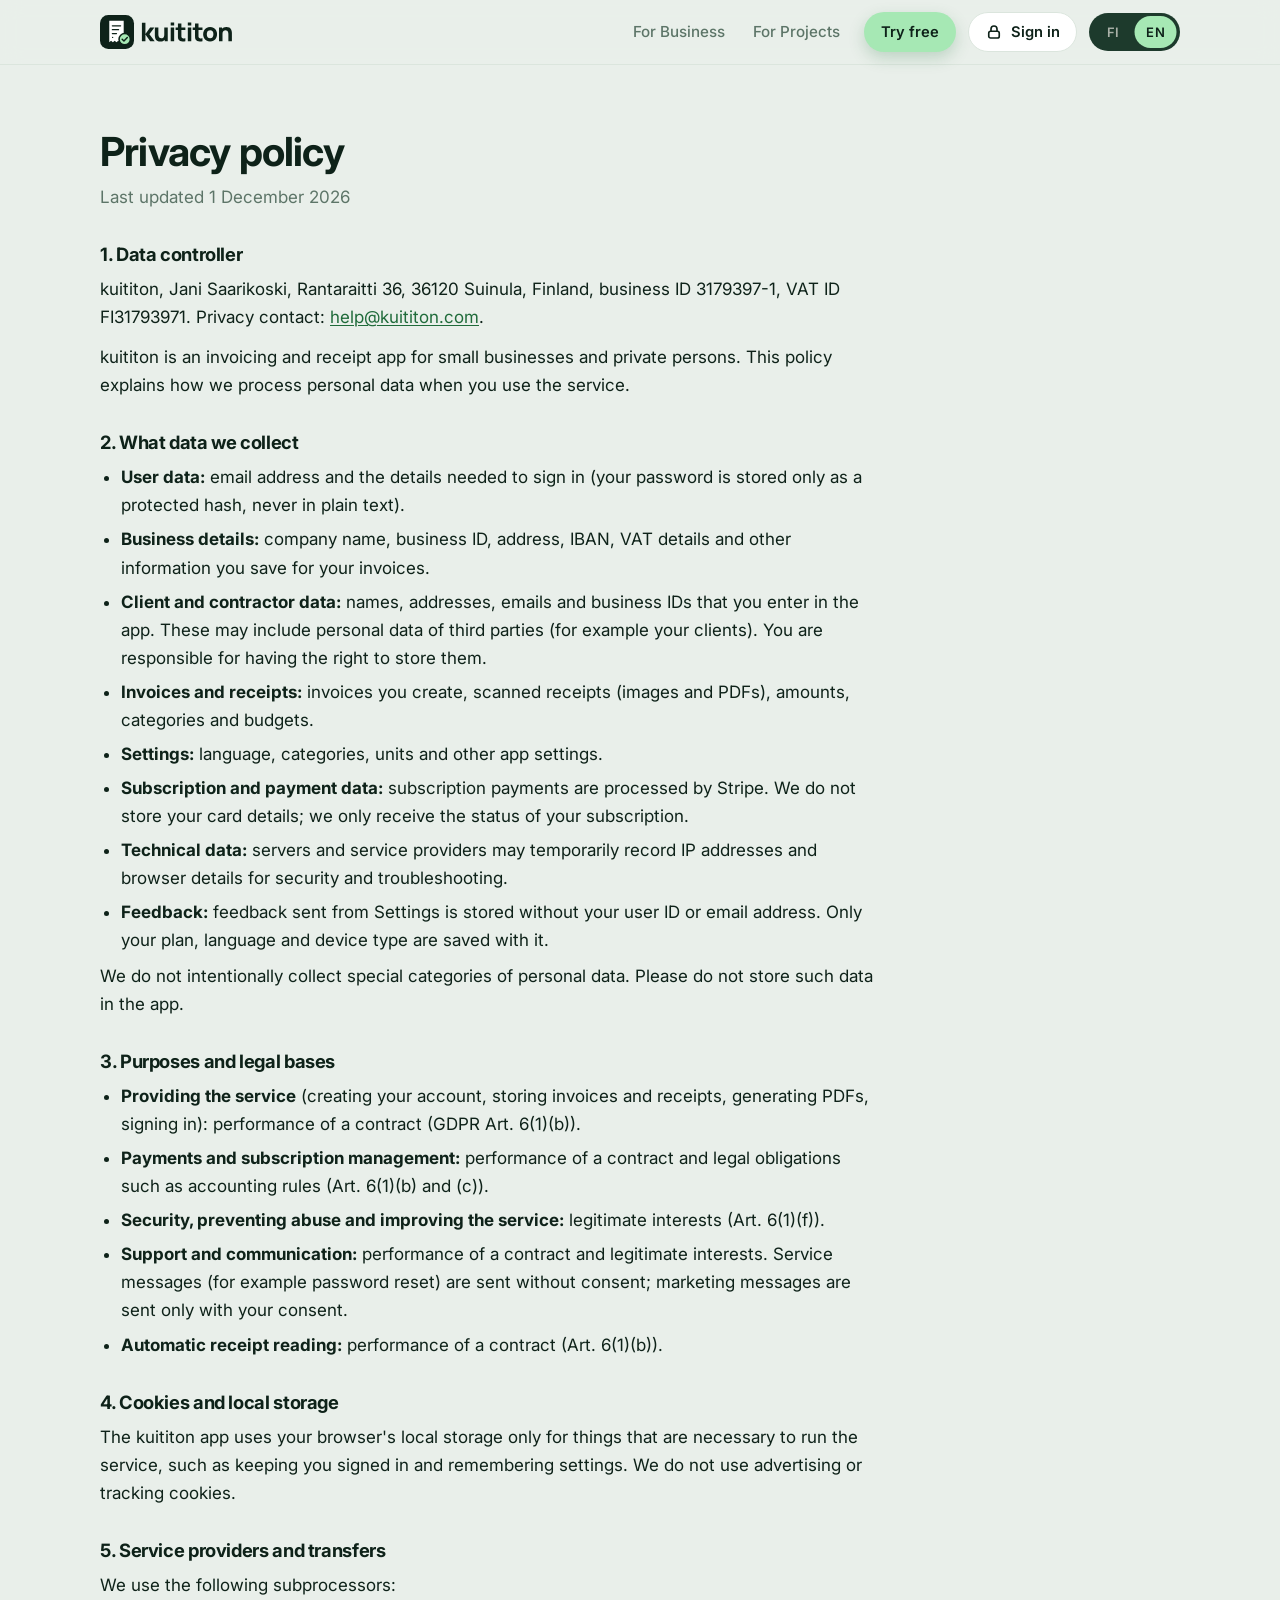
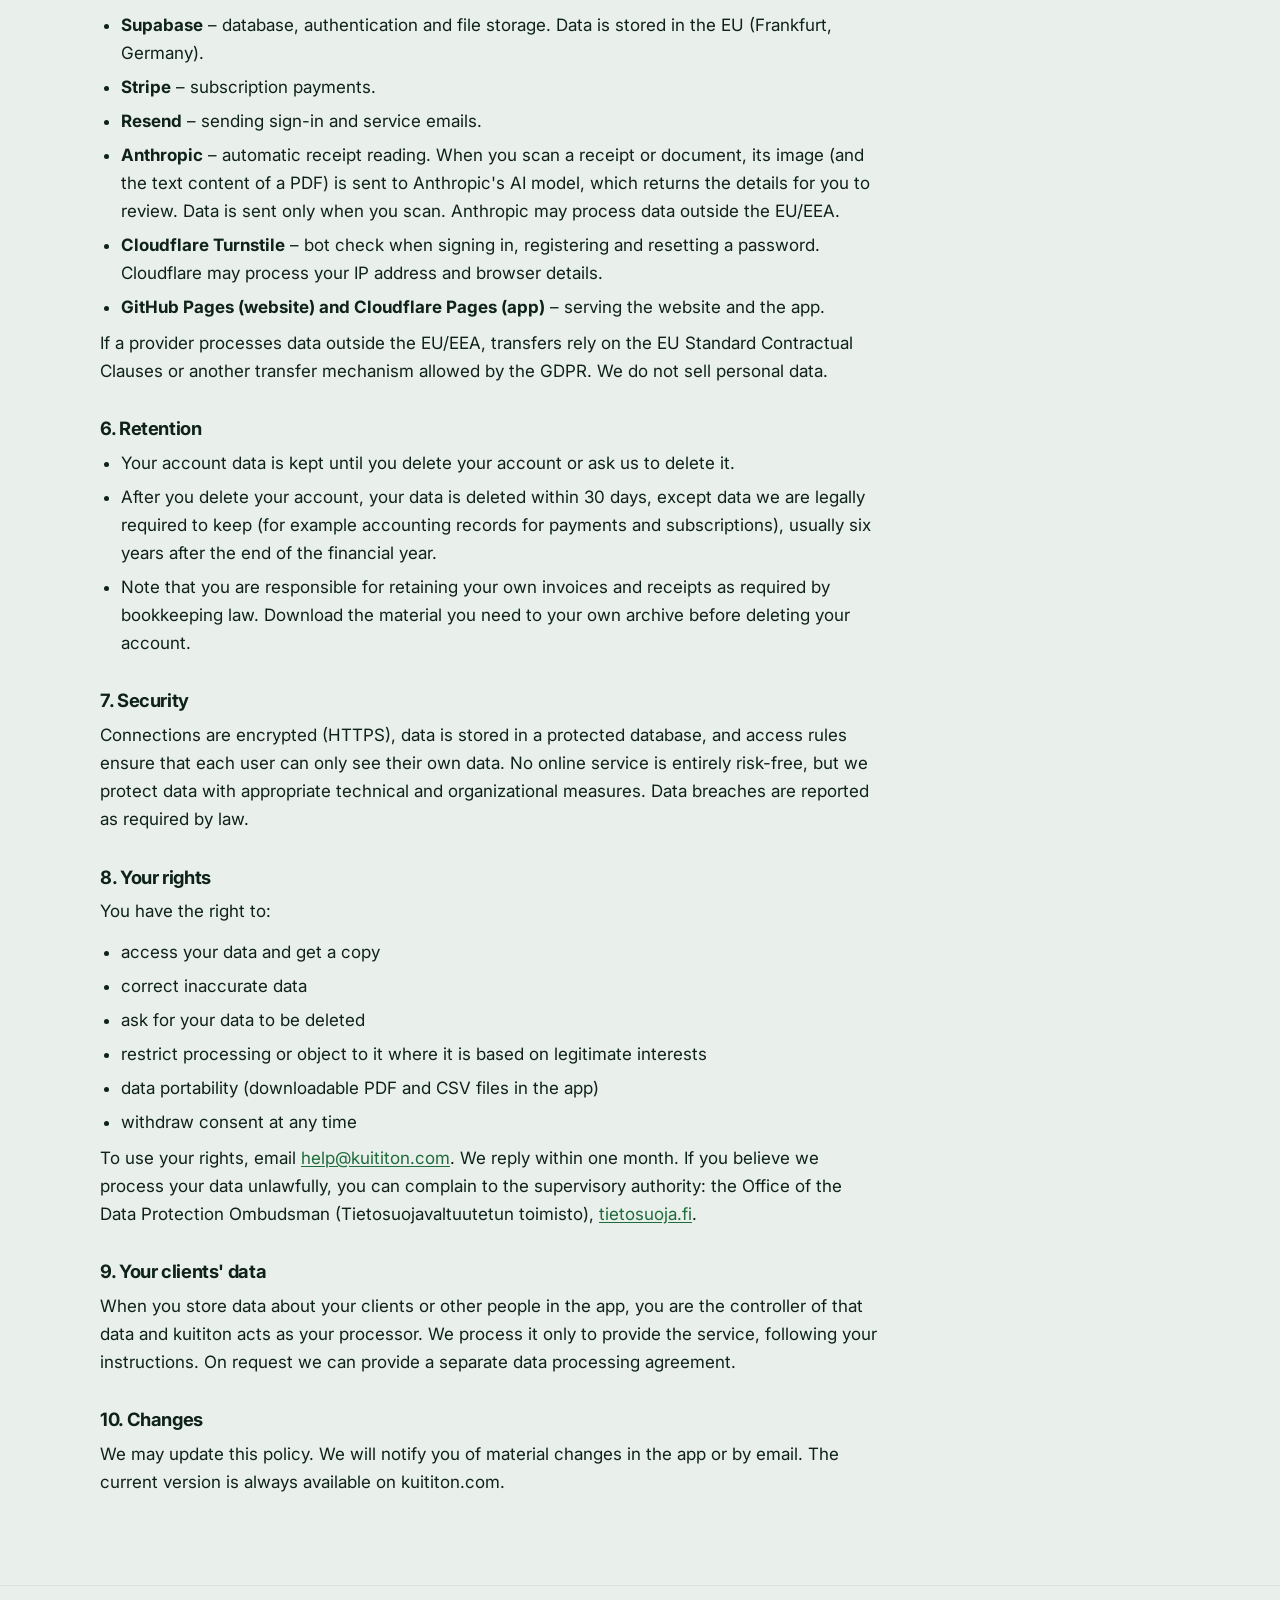
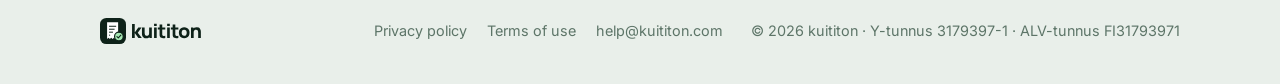
<file: tietosuoja.html>
<!doctype html>
<html lang="fi">
<head>
<meta charset="utf-8">
<meta name="viewport" content="width=device-width,initial-scale=1,viewport-fit=cover">
<title>Tietosuojaseloste – kuititon</title>
<meta name="claude:viewport-fit-sides" content="cover">
<meta name="description" content="kuititon-palvelun tietosuojaseloste: mitä tietoja käsittelemme, miksi ja miten voit käyttää oikeuksiasi.">
<meta name="desc-en" content="Privacy policy of the kuititon service: what data we process, why, and how you can use your rights."><meta name="title-fi" content="Tietosuojaseloste – kuititon"><meta name="title-en" content="Privacy policy – kuititon">
<link rel="canonical" href="https://kuititon.com/tietosuoja.html">
<meta name="robots" content="index,follow,max-image-preview:large">
<meta name="theme-color" content="#0e2219">
<meta property="og:type" content="website"><meta property="og:site_name" content="kuititon"><meta property="og:locale" content="fi_FI">
<meta property="og:title" content="Tietosuojaseloste – kuititon"><meta property="og:description" content="kuititon-palvelun tietosuojaseloste: mitä tietoja käsittelemme, miksi ja miten voit käyttää oikeuksiasi."><meta property="og:url" content="https://kuititon.com/tietosuoja.html"><meta property="og:image" content="https://kuititon.com/assets/og.png"><meta property="og:image:width" content="1200"><meta property="og:image:height" content="630">
<meta name="twitter:card" content="summary_large_image"><meta name="twitter:title" content="Tietosuojaseloste – kuititon"><meta name="twitter:description" content="kuititon-palvelun tietosuojaseloste: mitä tietoja käsittelemme, miksi ja miten voit käyttää oikeuksiasi."><meta name="twitter:image" content="https://kuititon.com/assets/og.png">
<link rel="icon" href="assets/favicon.svg" type="image/svg+xml"><link rel="apple-touch-icon" href="assets/logo.png">
<link rel="stylesheet" href="https://fonts.googleapis.com/css2?family=Inter:wght@400;500;600;700&display=swap">
<link rel="stylesheet" href="assets/site.css">
</head>
<body>
<header class="site-head"><div class="wrap">
<a class="brand" href="index.html" aria-label="kuititon"><svg class="logo" viewBox="0 0 434.5 112.0" aria-hidden="true"><g transform="translate(0 0.00) scale(0.8485)"><rect width="132" height="132" rx="32" class="lt"/><path d="M36 22 H92 V106 L85 100 L78 106 L71 100 L64 106 L57 100 L50 106 L43 100 L36 106 Z" class="lr"/><path d="M48 42 H80 M48 57 H72 M48 72 H64" class="ll" stroke-width="5" stroke-linecap="round" fill="none"/><circle cx="49" cy="87" r="2.6" class="lf"/><circle cx="96" cy="94" r="22" fill="#a6e8b4" class="lg" stroke-width="6"/><path d="M86 94 L93 101 L106 87" fill="none" class="lk" stroke-width="5.5" stroke-linecap="round" stroke-linejoin="round"/></g><path class="lw" transform="translate(132.20 86.20)" d="M17.47 0L5.80 0L5.88-60.48L17.47-60.48L17.47-23.52L32.84-45.36L46.96-45.36L30.58-22.68L48.05 0L33.18 0L17.47-21.84L17.47 0M66.23 1.34Q60.90 1.34 57.54-0.46Q54.18-2.27 52.31-5.04Q50.44-7.81 49.64-10.82Q48.84-13.82 48.68-16.30Q48.51-18.77 48.51-19.91L48.51-45.36L60.10-45.36L60.10-23.94Q60.10-22.39 60.27-19.97Q60.44-17.56 61.32-15.12Q62.20-12.68 64.20-11.05Q66.19-9.41 69.84-9.41Q71.31-9.41 72.99-9.87Q74.67-10.33 76.14-11.66Q77.61-12.98 78.56-15.56Q79.50-18.14 79.50-22.34L79.50-45.36L91.01-45.36L91.01 0L80.93 0L80.93-4.66Q79.38-2.90 77.32-1.55Q72.91 1.34 66.23 1.34M112.14-51.66L100.71-51.66L100.71-61.74L112.14-61.74L112.14-51.66M112.14 0L100.71 0L100.71-45.36L112.14-45.36L112.14 0M149.05-9.49L149.05 0Q144.35 0.88 139.83 0.78Q135.32 0.67 131.77-0.82Q128.22-2.31 126.37-5.63Q124.69-8.74 124.61-11.95Q124.52-15.16 124.52-19.24L124.52-36.54L116.80-36.54L116.80-45.36L124.52-45.36L124.52-57.96L135.95-57.96L135.95-45.36L149.05-45.36L149.05-36.54L135.95-36.54L135.95-19.91Q135.95-17.26 136.01-15.14Q136.07-13.02 136.87-11.76Q138.38-9.37 141.70-9.16Q145.02-8.95 149.05-9.49M168.50-51.66L157.07-51.66L157.07-61.74L168.50-61.74L168.50-51.66M168.50 0L157.07 0L157.07-45.36L168.50-45.36L168.50 0M205.41-9.49L205.41 0Q200.71 0.88 196.19 0.78Q191.68 0.67 188.13-0.82Q184.58-2.31 182.73-5.63Q181.05-8.74 180.97-11.95Q180.88-15.16 180.88-19.24L180.88-36.54L173.16-36.54L173.16-45.36L180.88-45.36L180.88-57.96L192.31-57.96L192.31-45.36L205.41-45.36L205.41-36.54L192.31-36.54L192.31-19.91Q192.31-17.26 192.37-15.14Q192.43-13.02 193.23-11.76Q194.74-9.37 198.06-9.16Q201.38-8.95 205.41-9.49M230.48 1.26Q223.64 1.26 218.47-1.81Q213.31-4.87 210.43-10.27Q207.55-15.67 207.55-22.68Q207.55-29.78 210.49-35.18Q213.43-40.57 218.60-43.60Q223.76-46.62 230.48-46.62Q237.33-46.62 242.52-43.55Q247.70-40.49 250.60-35.09Q253.50-29.69 253.50-22.68Q253.50-15.62 250.58-10.23Q247.66-4.83 242.47-1.79Q237.29 1.26 230.48 1.26M230.48-9.41Q235.99-9.41 238.69-13.12Q241.40-16.84 241.40-22.68Q241.40-28.73 238.65-32.34Q235.90-35.95 230.48-35.95Q226.75-35.95 224.35-34.27Q221.96-32.59 220.80-29.61Q219.65-26.63 219.65-22.68Q219.65-16.59 222.40-13Q225.15-9.41 230.48-9.41M302.34 0L290.75 0L290.75-21.42Q290.75-22.97 290.58-25.39Q290.42-27.80 289.53-30.24Q288.65-32.68 286.66-34.31Q284.66-35.95 281.01-35.95Q279.54-35.95 277.86-35.49Q276.18-35.03 274.71-33.71Q273.24-32.38 272.29-29.82Q271.35-27.26 271.35-23.02L271.35 0L259.76 0L259.76-45.36L269.92-45.36L269.92-40.70Q271.47-42.46 273.57-43.81Q277.94-46.70 284.62-46.70Q289.95-46.70 293.31-44.90Q296.67-43.09 298.54-40.32Q300.41-37.55 301.21-34.55Q302.01-31.54 302.18-29.06Q302.34-26.59 302.34-25.45"/></svg></a>
<nav class="nav" aria-label="Päävalikko" data-aria-en="Main"><a href="yritys.html" data-en="For Business">Yrittäjille</a><a href="projekti.html" data-en="For Projects">Projekteille</a></nav>
<a class="btn primary sm head-btn" href="sovellus.html" data-en="Try free">Kokeile ilmaiseksi</a>
<a class="btn ghost sm head-btn" href="https://app.kuititon.com"><svg class="ico-lock" viewBox="0 0 24 24" aria-hidden="true"><rect x="5" y="11" width="14" height="9" rx="2.5"/><path d="M8 11V8a4 4 0 018 0v3"/></svg><span data-en="Sign in">Kirjaudu</span></a>
<div class="seg" id="langSeg" role="group" aria-label="Language / Kieli"><span class="seg-pill"></span><button type="button" data-lang="fi" aria-pressed="true">FI</button><button type="button" data-lang="en" aria-pressed="false">EN</button></div>
<button class="menu-btn" id="menuBtn" type="button" aria-expanded="false" aria-controls="menuPanel" aria-label="Valikko" data-aria-en="Menu"><svg viewBox="0 0 24 24" aria-hidden="true"><path class="mb-a" d="M4 7h16M4 12h16M4 17h16"/><path class="mb-b" d="M6 6l12 12M18 6L6 18"/></svg></button>
</div>
<div class="menu-panel" id="menuPanel" hidden><div class="wrap"><div class="paper menu-card">
<nav class="menu-links" aria-label="Sivut" data-aria-en="Pages"><a href="yritys.html"><span data-en="For Business">Yrittäjille</span><svg viewBox="0 0 24 24" aria-hidden="true"><path d="M5 12h14M13 6l6 6-6 6"/></svg></a><a href="projekti.html"><span data-en="For Projects">Projekteille</span><svg viewBox="0 0 24 24" aria-hidden="true"><path d="M5 12h14M13 6l6 6-6 6"/></svg></a></nav>
<div class="menu-cta"><a class="btn primary" href="sovellus.html"><span data-en="Try free">Kokeile ilmaiseksi</span><svg viewBox="0 0 24 24" aria-hidden="true"><path d="M5 12h14M13 6l6 6-6 6"/></svg></a>
<a class="btn ghost" href="https://app.kuititon.com"><span class="with-ico"><svg class="ico-lock" viewBox="0 0 24 24" aria-hidden="true"><rect x="5" y="11" width="14" height="9" rx="2.5"/><path d="M8 11V8a4 4 0 018 0v3"/></svg><span data-en="Sign in">Kirjaudu</span></span><svg viewBox="0 0 24 24" aria-hidden="true"><path d="M5 12h14M13 6l6 6-6 6"/></svg></a></div>
</div></div></div>
</header>
<main><section class="legal"><div class="wrap"><article class="legal-doc"><div class="fi"><h1>Tietosuojaseloste</h1><p class="legal-date">Päivitetty 1.12.2026</p>
<h2>1. Rekisterinpitäjä</h2>
<p>kuititon, Jani Saarikoski, Rantaraitti 36, 36120 Suinula, Y-tunnus 3179397-1, ALV-tunnus FI31793971. Yhteystiedot tietosuoja-asioissa: <a href="mailto:help@kuititon.com">help@kuititon.com</a>.</p>
<p>kuititon on laskutus- ja kuittisovellus pienyrittäjille ja yksityisille henkilöille. Tämä seloste kertoo, miten käsittelemme henkilötietoja palvelua käytettäessä.</p>
<h2>2. Mitä tietoja keräämme</h2>
<ul>
<li><strong>Käyttäjän tiedot:</strong> sähköpostiosoite ja kirjautumiseen tarvittavat tiedot (salasana tallennetaan vain suojattuna tiivisteenä, ei selkokielisenä).</li>
<li><strong>Yrityksen tiedot:</strong> yrityksen nimi, Y-tunnus, osoite, IBAN, ALV-tiedot ja muut laskuille tallentamasi tiedot.</li>
<li><strong>Asiakas- ja urakoitsijatiedot:</strong> nimet, osoitteet, sähköpostit ja Y-tunnukset, jotka syötät sovellukseen. Nämä voivat sisältää kolmansien osapuolten (esim. asiakkaidesi) henkilötietoja. Sinä olet vastuussa siitä, että sinulla on oikeus tallentaa ne.</li>
<li><strong>Laskut ja kuitit:</strong> luomasi laskut, skannatut kuitit (kuvat ja PDF-tiedostot), summat, kategoriat ja budjetit.</li>
<li><strong>Asetukset:</strong> kieli, kategoriat, yksiköt ja muut sovelluksen asetukset.</li>
<li><strong>Tilaus- ja maksutiedot:</strong> tilausmaksut käsittelee Stripe. Emme tallenna korttitietojasi; saamme vain tiedon tilauksen tilasta.</li>
<li><strong>Tekniset tiedot:</strong> palvelimet ja palveluntarjoajat voivat tallentaa tilapäisesti IP-osoitteen ja selaintiedot tietoturvan ja häiriöiden selvittämisen vuoksi.</li>
<li><strong>Palaute:</strong> Asetuksista lähetetty palaute tallennetaan ilman käyttäjätunnusta tai sähköpostiosoitetta. Mukana tallentuvat vain tilauksen taso, kieli ja laitetyyppi.</li>
</ul>
<p>Emme kerää erityisiin henkilötietoryhmiin kuuluvia tietoja tarkoituksella. Pyydämme, ettet tallenna sovellukseen tällaisia tietoja.</p>
<h2>3. Käsittelyn tarkoitukset ja oikeusperusteet</h2>
<ul>
<li><strong>Palvelun tarjoaminen</strong> (tilin luominen, laskujen ja kuittien tallennus, PDF-tiedostojen luonti, kirjautuminen): sopimuksen täyttäminen (GDPR 6(1)(b)).</li>
<li><strong>Maksut ja tilausten hallinta:</strong> sopimuksen täyttäminen ja lakisääteiset velvoitteet, kuten kirjanpitovelvollisuus (6(1)(b) ja (c)).</li>
<li><strong>Tietoturva, väärinkäytösten estäminen ja palvelun kehittäminen:</strong> oikeutettu etu (6(1)(f)).</li>
<li><strong>Tuki ja viestintä:</strong> sopimuksen täyttäminen ja oikeutettu etu. Palveluviestit (esim. salasanan palautus) lähetetään ilman suostumusta; markkinointiviestejä lähetetään vain suostumuksellasi.</li>
<li><strong>Kuittien automaattinen lukeminen:</strong> sopimuksen täyttäminen (6(1)(b)).</li>
</ul>
<h2>4. Evästeet ja paikallinen tallennus</h2>
<p>kuititon sovellus käyttää selaimen paikallista tallennusta (localStorage) vain palvelun toiminnan kannalta välttämättömiin asioihin, kuten kirjautumisen ylläpitoon ja asetuksiin. Emme käytä mainos- tai seurantaevästeitä.</p>
<h2>5. Palveluntarjoajat ja tietojen siirrot</h2>
<p>Käytämme seuraavia alihankkijoita (henkilötietojen käsittelijöitä):</p>
<ul>
<li><strong>Supabase</strong> – tietokanta, kirjautuminen ja tiedostojen tallennus. Tiedot tallennetaan EU-alueella (Frankfurt, Saksa).</li>
<li><strong>Stripe</strong> – tilausmaksut.</li>
<li><strong>Resend</strong> – kirjautumis- ja palveluviestien lähetys.</li>
<li><strong>Anthropic</strong> – kuittien automaattinen lukeminen. Kun skannaat kuitin tai dokumentin, sen kuva (PDF-tiedostosta myös tekstisisältö) lähetetään Anthropicin tekoälymallille, joka palauttaa tiedot esitäytettäväksi. Tietoja lähetetään vain skannauksen yhteydessä. Anthropic voi käsitellä tietoja EU/ETA-alueen ulkopuolella.</li>
<li><strong>Cloudflare Turnstile</strong> – botintunnistus kirjautumisessa, rekisteröitymisessä ja salasanan palautuksessa. Cloudflare voi käsitellä IP-osoitetta ja selaintietoja.</li>
<li><strong>GitHub Pages (verkkosivusto) ja Cloudflare Pages (sovellus)</strong> – sivuston ja sovelluksen tarjoaminen.</li>
</ul>
<p>Jos jokin palveluntarjoaja käsittelee tietoja EU/ETA-alueen ulkopuolella, siirrot perustuvat EU:n vakiolausekkeisiin tai muuhun GDPR:n sallimaan siirtoperusteeseen. Emme myy henkilötietoja.</p>
<h2>6. Säilytysajat</h2>
<ul>
<li>Tilisi tiedot säilytetään, kunnes poistat tilin tai pyydät sen poistoa.</li>
<li>Tilin poistamisen jälkeen tiedot poistetaan 30 päivän kuluessa, lukuun ottamatta tietoja, joita meidän on lain mukaan säilytettävä (esim. maksuihin ja tilauksiin liittyvät kirjanpitotiedot) – yleensä kuusi vuotta tilikauden päättymisestä.</li>
<li>Huom. laskujen ja kuittien kirjanpitolain mukaisesta säilytyksestä vastaat itse omana kirjanpitovelvollisena. Lataa tarvittavat aineistot omiin arkistoihisi ennen tilin poistoa.</li>
</ul>
<h2>7. Tietojesi suojaus</h2>
<p>Yhteydet salataan (HTTPS), tiedot on tallennettu suojattuun tietokantaan ja pääsy tietoihin on rajattu käyttöoikeuksilla siten, että käyttäjä näkee vain omat tietonsa. Mikään verkkopalvelu ei ole täysin riskitön, mutta pyrimme suojaamaan tiedot asianmukaisin teknisin ja organisatorisin keinoin. Tietoturvaloukkauksesta ilmoitetaan lain edellyttämällä tavalla.</p>
<h2>8. Oikeutesi</h2>
<p>Sinulla on oikeus:</p>
<ul>
<li>saada pääsy tietoihisi ja saada niistä kopio</li>
<li>oikaista virheelliset tiedot</li>
<li>pyytää tietojesi poistamista</li>
<li>rajoittaa käsittelyä tai vastustaa sitä oikeutettuun etuun perustuvissa tilanteissa</li>
<li>siirtää tietosi toiseen palveluun (ladattavat PDF- ja CSV-tiedostot sovelluksessa)</li>
<li>peruuttaa suostumuksesi milloin tahansa</li>
</ul>
<p>Voit käyttää oikeuksiasi lähettämällä viestin osoitteeseen <a href="mailto:help@kuititon.com">help@kuititon.com</a>. Vastaamme viimeistään kuukauden kuluessa. Jos katsot, että käsittelemme tietojasi lainvastaisesti, voit tehdä valituksen valvontaviranomaiselle: Tietosuojavaltuutetun toimisto, <a href="https://tietosuoja.fi" rel="noopener">tietosuoja.fi</a>.</p>
<h2>9. kuititon ja asiakkaidesi tiedot</h2>
<p>Kun tallennat sovellukseen asiakkaidesi tai muiden henkilöiden tietoja, olet itse niiden rekisterinpitäjä ja kuititon toimii henkilötietojen käsittelijänä. Käsittelemme näitä tietoja vain palvelun tarjoamiseksi ohjeidesi mukaisesti. Pyydettäessä voimme toimittaa erillisen käsittelysopimuksen.</p>
<h2>10. Muutokset</h2>
<p>Voimme päivittää tätä selostetta. Olennaisista muutoksista ilmoitetaan sovelluksessa tai sähköpostitse. Voimassa oleva versio on aina kuititon.com-sivustolla.</p>
</div><div class="en"><h1>Privacy policy</h1><p class="legal-date">Last updated 1 December 2026</p>
<h2>1. Data controller</h2>
<p>kuititon, Jani Saarikoski, Rantaraitti 36, 36120 Suinula, Finland, business ID 3179397-1, VAT ID FI31793971. Privacy contact: <a href="mailto:help@kuititon.com">help@kuititon.com</a>.</p>
<p>kuititon is an invoicing and receipt app for small businesses and private persons. This policy explains how we process personal data when you use the service.</p>
<h2>2. What data we collect</h2>
<ul>
<li><strong>User data:</strong> email address and the details needed to sign in (your password is stored only as a protected hash, never in plain text).</li>
<li><strong>Business details:</strong> company name, business ID, address, IBAN, VAT details and other information you save for your invoices.</li>
<li><strong>Client and contractor data:</strong> names, addresses, emails and business IDs that you enter in the app. These may include personal data of third parties (for example your clients). You are responsible for having the right to store them.</li>
<li><strong>Invoices and receipts:</strong> invoices you create, scanned receipts (images and PDFs), amounts, categories and budgets.</li>
<li><strong>Settings:</strong> language, categories, units and other app settings.</li>
<li><strong>Subscription and payment data:</strong> subscription payments are processed by Stripe. We do not store your card details; we only receive the status of your subscription.</li>
<li><strong>Technical data:</strong> servers and service providers may temporarily record IP addresses and browser details for security and troubleshooting.</li>
<li><strong>Feedback:</strong> feedback sent from Settings is stored without your user ID or email address. Only your plan, language and device type are saved with it.</li>
</ul>
<p>We do not intentionally collect special categories of personal data. Please do not store such data in the app.</p>
<h2>3. Purposes and legal bases</h2>
<ul>
<li><strong>Providing the service</strong> (creating your account, storing invoices and receipts, generating PDFs, signing in): performance of a contract (GDPR Art. 6(1)(b)).</li>
<li><strong>Payments and subscription management:</strong> performance of a contract and legal obligations such as accounting rules (Art. 6(1)(b) and (c)).</li>
<li><strong>Security, preventing abuse and improving the service:</strong> legitimate interests (Art. 6(1)(f)).</li>
<li><strong>Support and communication:</strong> performance of a contract and legitimate interests. Service messages (for example password reset) are sent without consent; marketing messages are sent only with your consent.</li>
<li><strong>Automatic receipt reading:</strong> performance of a contract (Art. 6(1)(b)).</li>
</ul>
<h2>4. Cookies and local storage</h2>
<p>The kuititon app uses your browser's local storage only for things that are necessary to run the service, such as keeping you signed in and remembering settings. We do not use advertising or tracking cookies.</p>
<h2>5. Service providers and transfers</h2>
<p>We use the following subprocessors:</p>
<ul>
<li><strong>Supabase</strong> – database, authentication and file storage. Data is stored in the EU (Frankfurt, Germany).</li>
<li><strong>Stripe</strong> – subscription payments.</li>
<li><strong>Resend</strong> – sending sign-in and service emails.</li>
<li><strong>Anthropic</strong> – automatic receipt reading. When you scan a receipt or document, its image (and the text content of a PDF) is sent to Anthropic's AI model, which returns the details for you to review. Data is sent only when you scan. Anthropic may process data outside the EU/EEA.</li>
<li><strong>Cloudflare Turnstile</strong> – bot check when signing in, registering and resetting a password. Cloudflare may process your IP address and browser details.</li>
<li><strong>GitHub Pages (website) and Cloudflare Pages (app)</strong> – serving the website and the app.</li>
</ul>
<p>If a provider processes data outside the EU/EEA, transfers rely on the EU Standard Contractual Clauses or another transfer mechanism allowed by the GDPR. We do not sell personal data.</p>
<h2>6. Retention</h2>
<ul>
<li>Your account data is kept until you delete your account or ask us to delete it.</li>
<li>After you delete your account, your data is deleted within 30 days, except data we are legally required to keep (for example accounting records for payments and subscriptions), usually six years after the end of the financial year.</li>
<li>Note that you are responsible for retaining your own invoices and receipts as required by bookkeeping law. Download the material you need to your own archive before deleting your account.</li>
</ul>
<h2>7. Security</h2>
<p>Connections are encrypted (HTTPS), data is stored in a protected database, and access rules ensure that each user can only see their own data. No online service is entirely risk-free, but we protect data with appropriate technical and organizational measures. Data breaches are reported as required by law.</p>
<h2>8. Your rights</h2>
<p>You have the right to:</p>
<ul>
<li>access your data and get a copy</li>
<li>correct inaccurate data</li>
<li>ask for your data to be deleted</li>
<li>restrict processing or object to it where it is based on legitimate interests</li>
<li>data portability (downloadable PDF and CSV files in the app)</li>
<li>withdraw consent at any time</li>
</ul>
<p>To use your rights, email <a href="mailto:help@kuititon.com">help@kuititon.com</a>. We reply within one month. If you believe we process your data unlawfully, you can complain to the supervisory authority: the Office of the Data Protection Ombudsman (Tietosuojavaltuutetun toimisto), <a href="https://tietosuoja.fi" rel="noopener">tietosuoja.fi</a>.</p>
<h2>9. Your clients' data</h2>
<p>When you store data about your clients or other people in the app, you are the controller of that data and kuititon acts as your processor. We process it only to provide the service, following your instructions. On request we can provide a separate data processing agreement.</p>
<h2>10. Changes</h2>
<p>We may update this policy. We will notify you of material changes in the app or by email. The current version is always available on kuititon.com.</p>
</div></article></div></section>
<footer class="site-foot"><div class="wrap">
<a class="brand" href="index.html" aria-label="kuititon"><svg class="logo" viewBox="0 0 434.5 112.0" aria-hidden="true"><g transform="translate(0 0.00) scale(0.8485)"><rect width="132" height="132" rx="32" class="lt"/><path d="M36 22 H92 V106 L85 100 L78 106 L71 100 L64 106 L57 100 L50 106 L43 100 L36 106 Z" class="lr"/><path d="M48 42 H80 M48 57 H72 M48 72 H64" class="ll" stroke-width="5" stroke-linecap="round" fill="none"/><circle cx="49" cy="87" r="2.6" class="lf"/><circle cx="96" cy="94" r="22" fill="#a6e8b4" class="lg" stroke-width="6"/><path d="M86 94 L93 101 L106 87" fill="none" class="lk" stroke-width="5.5" stroke-linecap="round" stroke-linejoin="round"/></g><path class="lw" transform="translate(132.20 86.20)" d="M17.47 0L5.80 0L5.88-60.48L17.47-60.48L17.47-23.52L32.84-45.36L46.96-45.36L30.58-22.68L48.05 0L33.18 0L17.47-21.84L17.47 0M66.23 1.34Q60.90 1.34 57.54-0.46Q54.18-2.27 52.31-5.04Q50.44-7.81 49.64-10.82Q48.84-13.82 48.68-16.30Q48.51-18.77 48.51-19.91L48.51-45.36L60.10-45.36L60.10-23.94Q60.10-22.39 60.27-19.97Q60.44-17.56 61.32-15.12Q62.20-12.68 64.20-11.05Q66.19-9.41 69.84-9.41Q71.31-9.41 72.99-9.87Q74.67-10.33 76.14-11.66Q77.61-12.98 78.56-15.56Q79.50-18.14 79.50-22.34L79.50-45.36L91.01-45.36L91.01 0L80.93 0L80.93-4.66Q79.38-2.90 77.32-1.55Q72.91 1.34 66.23 1.34M112.14-51.66L100.71-51.66L100.71-61.74L112.14-61.74L112.14-51.66M112.14 0L100.71 0L100.71-45.36L112.14-45.36L112.14 0M149.05-9.49L149.05 0Q144.35 0.88 139.83 0.78Q135.32 0.67 131.77-0.82Q128.22-2.31 126.37-5.63Q124.69-8.74 124.61-11.95Q124.52-15.16 124.52-19.24L124.52-36.54L116.80-36.54L116.80-45.36L124.52-45.36L124.52-57.96L135.95-57.96L135.95-45.36L149.05-45.36L149.05-36.54L135.95-36.54L135.95-19.91Q135.95-17.26 136.01-15.14Q136.07-13.02 136.87-11.76Q138.38-9.37 141.70-9.16Q145.02-8.95 149.05-9.49M168.50-51.66L157.07-51.66L157.07-61.74L168.50-61.74L168.50-51.66M168.50 0L157.07 0L157.07-45.36L168.50-45.36L168.50 0M205.41-9.49L205.41 0Q200.71 0.88 196.19 0.78Q191.68 0.67 188.13-0.82Q184.58-2.31 182.73-5.63Q181.05-8.74 180.97-11.95Q180.88-15.16 180.88-19.24L180.88-36.54L173.16-36.54L173.16-45.36L180.88-45.36L180.88-57.96L192.31-57.96L192.31-45.36L205.41-45.36L205.41-36.54L192.31-36.54L192.31-19.91Q192.31-17.26 192.37-15.14Q192.43-13.02 193.23-11.76Q194.74-9.37 198.06-9.16Q201.38-8.95 205.41-9.49M230.48 1.26Q223.64 1.26 218.47-1.81Q213.31-4.87 210.43-10.27Q207.55-15.67 207.55-22.68Q207.55-29.78 210.49-35.18Q213.43-40.57 218.60-43.60Q223.76-46.62 230.48-46.62Q237.33-46.62 242.52-43.55Q247.70-40.49 250.60-35.09Q253.50-29.69 253.50-22.68Q253.50-15.62 250.58-10.23Q247.66-4.83 242.47-1.79Q237.29 1.26 230.48 1.26M230.48-9.41Q235.99-9.41 238.69-13.12Q241.40-16.84 241.40-22.68Q241.40-28.73 238.65-32.34Q235.90-35.95 230.48-35.95Q226.75-35.95 224.35-34.27Q221.96-32.59 220.80-29.61Q219.65-26.63 219.65-22.68Q219.65-16.59 222.40-13Q225.15-9.41 230.48-9.41M302.34 0L290.75 0L290.75-21.42Q290.75-22.97 290.58-25.39Q290.42-27.80 289.53-30.24Q288.65-32.68 286.66-34.31Q284.66-35.95 281.01-35.95Q279.54-35.95 277.86-35.49Q276.18-35.03 274.71-33.71Q273.24-32.38 272.29-29.82Q271.35-27.26 271.35-23.02L271.35 0L259.76 0L259.76-45.36L269.92-45.36L269.92-40.70Q271.47-42.46 273.57-43.81Q277.94-46.70 284.62-46.70Q289.95-46.70 293.31-44.90Q296.67-43.09 298.54-40.32Q300.41-37.55 301.21-34.55Q302.01-31.54 302.18-29.06Q302.34-26.59 302.34-25.45"/></svg></a>
<nav aria-label="Alatunniste" data-aria-en="Footer"><a href="tietosuoja.html" data-en="Privacy policy">Tietosuojaseloste</a><a href="kayttoehdot.html" data-en="Terms of use">Käyttöehdot</a><a href="mailto:help@kuititon.com">help@kuititon.com</a></nav>
<span>© 2026 kuititon · Y-tunnus 3179397-1 · ALV-tunnus FI31793971</span>
</div></footer><script src="assets/site.js"></script>
</body></html>
</file>
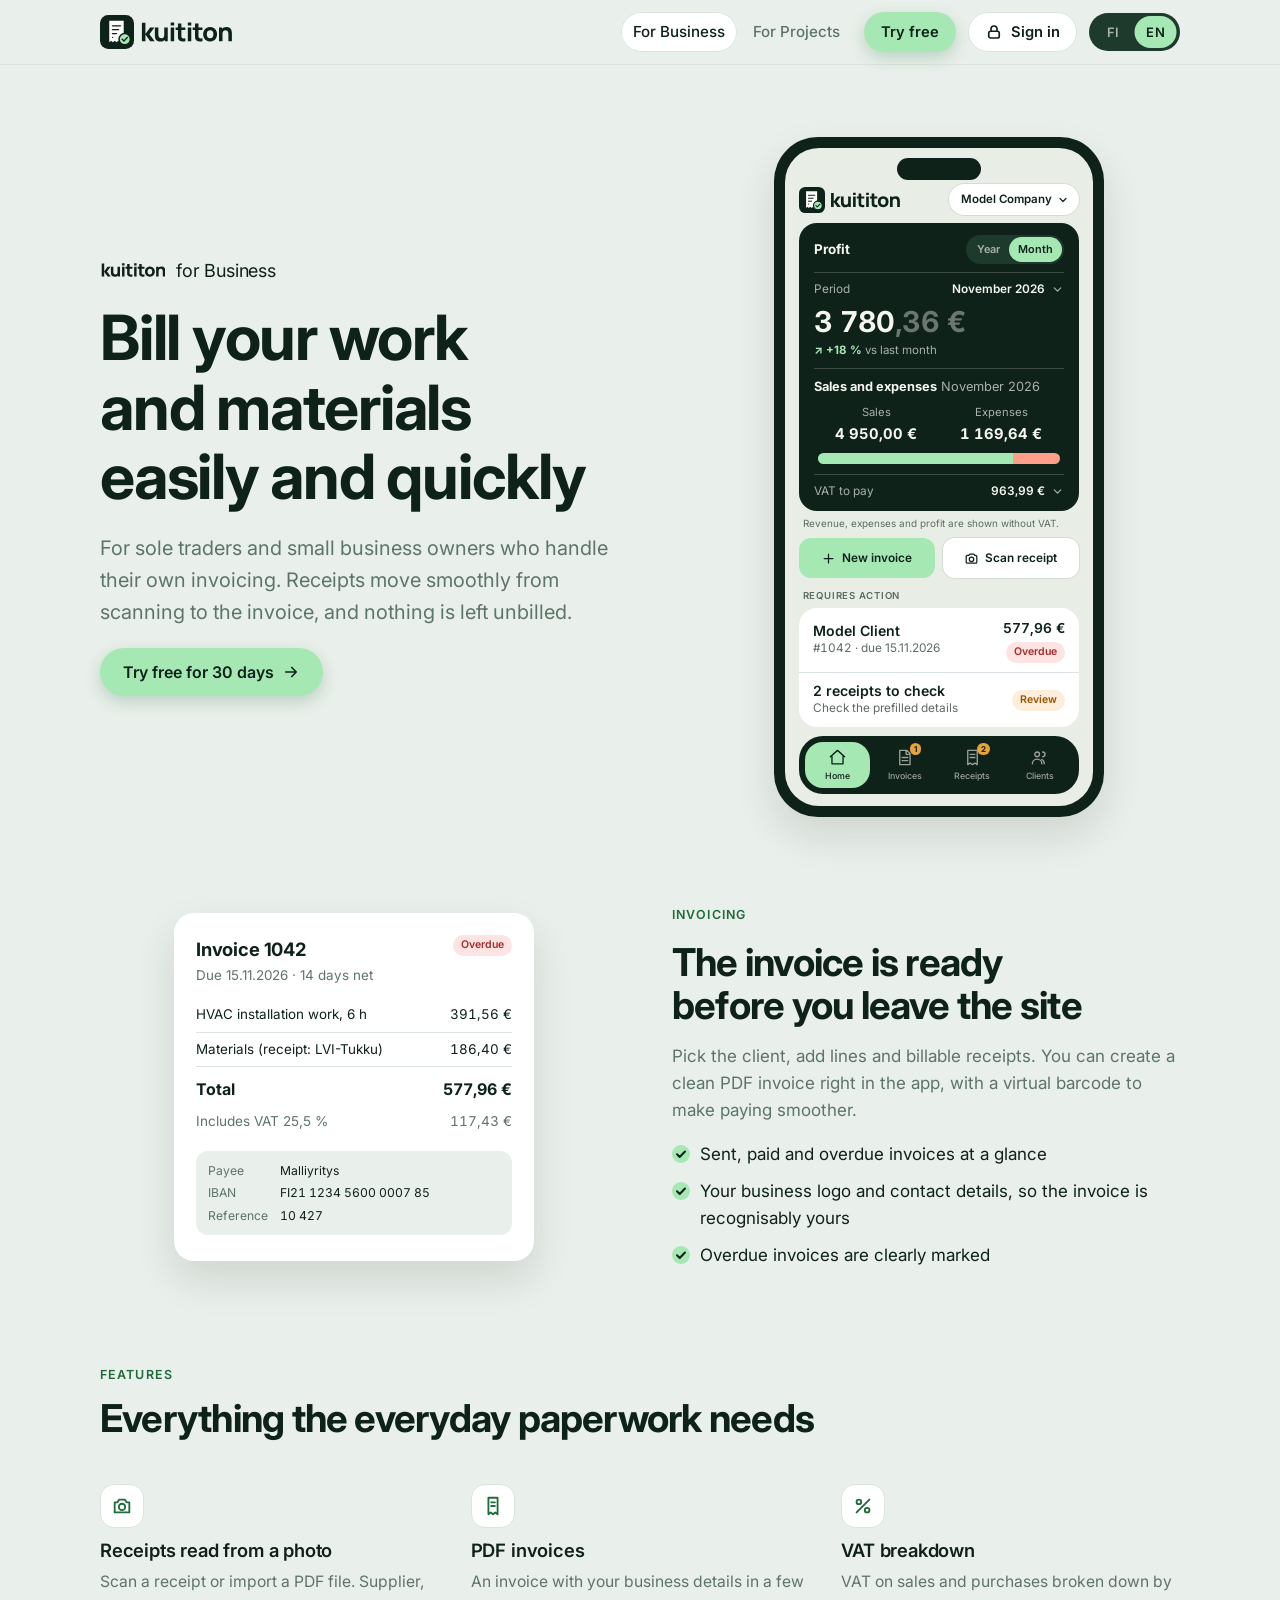
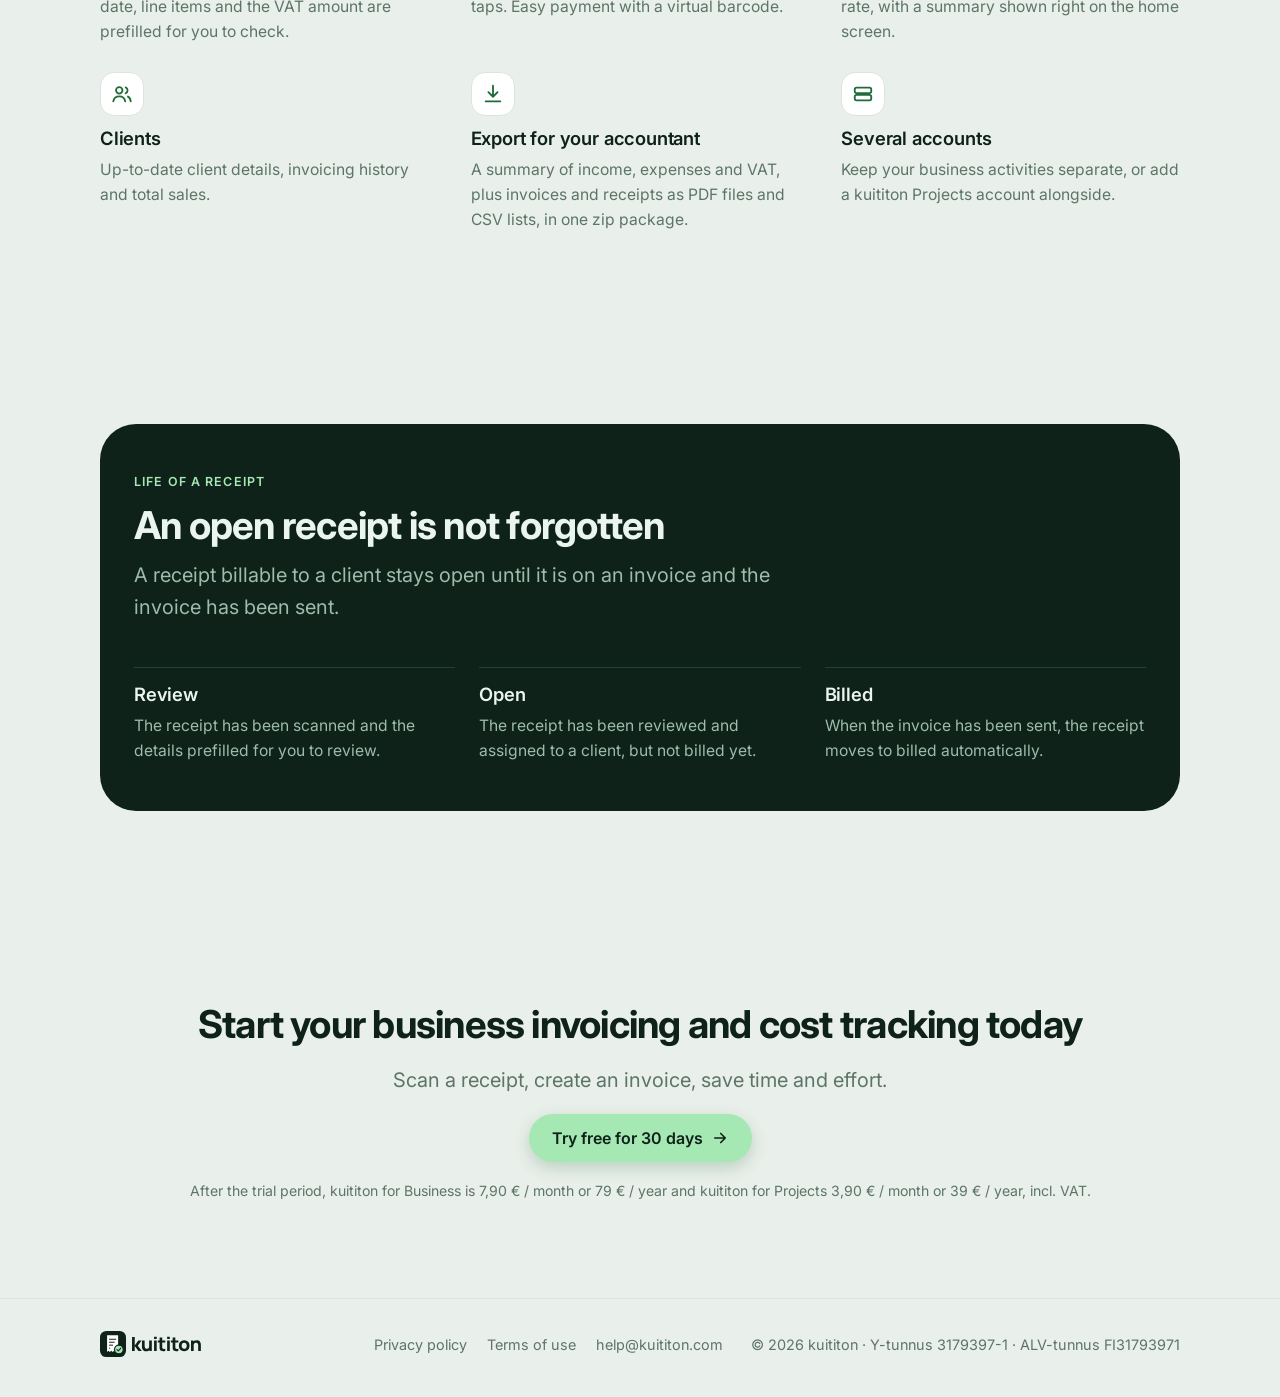
<file: yritys.html>
<!doctype html>
<html lang="fi">
<head>
<meta charset="utf-8">
<meta name="viewport" content="width=device-width,initial-scale=1,viewport-fit=cover">
<title>Laskutus ja kulujen seuranta yrittäjille – kuititon</title>
<meta name="claude:viewport-fit-sides" content="cover">
<meta name="description" content="Skannaa kuitit, laadi laskut PDF:nä ja pidä yrityksesi talous ajan tasalla. Valmis aineisto kirjanpitäjälle. Kokeile 30 päivää ilmaiseksi.">
<meta name="desc-en" content="kuititon for Business: PDF invoices, receipts read from a photo, VAT breakdown and material for your accountant."><meta name="title-fi" content="Laskutus ja kulujen seuranta yrittäjille – kuititon"><meta name="title-en" content="kuititon for Business – invoicing, receipts and VAT">
<link rel="canonical" href="https://kuititon.com/yritys.html">
<meta name="robots" content="index,follow,max-image-preview:large">
<meta name="theme-color" content="#0e2219">
<meta property="og:type" content="website"><meta property="og:site_name" content="kuititon"><meta property="og:locale" content="fi_FI">
<meta property="og:title" content="Laskutus ja kulujen seuranta yrittäjille – kuititon"><meta property="og:description" content="Skannaa kuitit, laadi laskut PDF:nä ja pidä yrityksesi talous ajan tasalla. Valmis aineisto kirjanpitäjälle. Kokeile 30 päivää ilmaiseksi."><meta property="og:url" content="https://kuititon.com/yritys.html"><meta property="og:image" content="https://kuititon.com/assets/og.png"><meta property="og:image:width" content="1200"><meta property="og:image:height" content="630">
<meta name="twitter:card" content="summary_large_image"><meta name="twitter:title" content="Laskutus ja kulujen seuranta yrittäjille – kuititon"><meta name="twitter:description" content="Skannaa kuitit, laadi laskut PDF:nä ja pidä yrityksesi talous ajan tasalla. Valmis aineisto kirjanpitäjälle. Kokeile 30 päivää ilmaiseksi."><meta name="twitter:image" content="https://kuititon.com/assets/og.png">
<script type="application/ld+json">{"@context": "https://schema.org", "@graph": [{"@type": "Organization", "@id": "https://kuititon.com/#org", "name": "kuititon", "url": "https://kuititon.com/", "email": "help@kuititon.com", "logo": "https://kuititon.com/assets/logo.png"}]}</script>
<link rel="icon" href="assets/favicon.svg" type="image/svg+xml"><link rel="apple-touch-icon" href="assets/logo.png">
<link rel="stylesheet" href="https://fonts.googleapis.com/css2?family=Inter:wght@400;500;600;700&display=swap">
<link rel="stylesheet" href="assets/site.css">
</head>
<body>
<header class="site-head"><div class="wrap">
<a class="brand" href="index.html" aria-label="kuititon"><svg class="logo" viewBox="0 0 434.5 112.0" aria-hidden="true"><g transform="translate(0 0.00) scale(0.8485)"><rect width="132" height="132" rx="32" class="lt"/><path d="M36 22 H92 V106 L85 100 L78 106 L71 100 L64 106 L57 100 L50 106 L43 100 L36 106 Z" class="lr"/><path d="M48 42 H80 M48 57 H72 M48 72 H64" class="ll" stroke-width="5" stroke-linecap="round" fill="none"/><circle cx="49" cy="87" r="2.6" class="lf"/><circle cx="96" cy="94" r="22" fill="#a6e8b4" class="lg" stroke-width="6"/><path d="M86 94 L93 101 L106 87" fill="none" class="lk" stroke-width="5.5" stroke-linecap="round" stroke-linejoin="round"/></g><path class="lw" transform="translate(132.20 86.20)" d="M17.47 0L5.80 0L5.88-60.48L17.47-60.48L17.47-23.52L32.84-45.36L46.96-45.36L30.58-22.68L48.05 0L33.18 0L17.47-21.84L17.47 0M66.23 1.34Q60.90 1.34 57.54-0.46Q54.18-2.27 52.31-5.04Q50.44-7.81 49.64-10.82Q48.84-13.82 48.68-16.30Q48.51-18.77 48.51-19.91L48.51-45.36L60.10-45.36L60.10-23.94Q60.10-22.39 60.27-19.97Q60.44-17.56 61.32-15.12Q62.20-12.68 64.20-11.05Q66.19-9.41 69.84-9.41Q71.31-9.41 72.99-9.87Q74.67-10.33 76.14-11.66Q77.61-12.98 78.56-15.56Q79.50-18.14 79.50-22.34L79.50-45.36L91.01-45.36L91.01 0L80.93 0L80.93-4.66Q79.38-2.90 77.32-1.55Q72.91 1.34 66.23 1.34M112.14-51.66L100.71-51.66L100.71-61.74L112.14-61.74L112.14-51.66M112.14 0L100.71 0L100.71-45.36L112.14-45.36L112.14 0M149.05-9.49L149.05 0Q144.35 0.88 139.83 0.78Q135.32 0.67 131.77-0.82Q128.22-2.31 126.37-5.63Q124.69-8.74 124.61-11.95Q124.52-15.16 124.52-19.24L124.52-36.54L116.80-36.54L116.80-45.36L124.52-45.36L124.52-57.96L135.95-57.96L135.95-45.36L149.05-45.36L149.05-36.54L135.95-36.54L135.95-19.91Q135.95-17.26 136.01-15.14Q136.07-13.02 136.87-11.76Q138.38-9.37 141.70-9.16Q145.02-8.95 149.05-9.49M168.50-51.66L157.07-51.66L157.07-61.74L168.50-61.74L168.50-51.66M168.50 0L157.07 0L157.07-45.36L168.50-45.36L168.50 0M205.41-9.49L205.41 0Q200.71 0.88 196.19 0.78Q191.68 0.67 188.13-0.82Q184.58-2.31 182.73-5.63Q181.05-8.74 180.97-11.95Q180.88-15.16 180.88-19.24L180.88-36.54L173.16-36.54L173.16-45.36L180.88-45.36L180.88-57.96L192.31-57.96L192.31-45.36L205.41-45.36L205.41-36.54L192.31-36.54L192.31-19.91Q192.31-17.26 192.37-15.14Q192.43-13.02 193.23-11.76Q194.74-9.37 198.06-9.16Q201.38-8.95 205.41-9.49M230.48 1.26Q223.64 1.26 218.47-1.81Q213.31-4.87 210.43-10.27Q207.55-15.67 207.55-22.68Q207.55-29.78 210.49-35.18Q213.43-40.57 218.60-43.60Q223.76-46.62 230.48-46.62Q237.33-46.62 242.52-43.55Q247.70-40.49 250.60-35.09Q253.50-29.69 253.50-22.68Q253.50-15.62 250.58-10.23Q247.66-4.83 242.47-1.79Q237.29 1.26 230.48 1.26M230.48-9.41Q235.99-9.41 238.69-13.12Q241.40-16.84 241.40-22.68Q241.40-28.73 238.65-32.34Q235.90-35.95 230.48-35.95Q226.75-35.95 224.35-34.27Q221.96-32.59 220.80-29.61Q219.65-26.63 219.65-22.68Q219.65-16.59 222.40-13Q225.15-9.41 230.48-9.41M302.34 0L290.75 0L290.75-21.42Q290.75-22.97 290.58-25.39Q290.42-27.80 289.53-30.24Q288.65-32.68 286.66-34.31Q284.66-35.95 281.01-35.95Q279.54-35.95 277.86-35.49Q276.18-35.03 274.71-33.71Q273.24-32.38 272.29-29.82Q271.35-27.26 271.35-23.02L271.35 0L259.76 0L259.76-45.36L269.92-45.36L269.92-40.70Q271.47-42.46 273.57-43.81Q277.94-46.70 284.62-46.70Q289.95-46.70 293.31-44.90Q296.67-43.09 298.54-40.32Q300.41-37.55 301.21-34.55Q302.01-31.54 302.18-29.06Q302.34-26.59 302.34-25.45"/></svg></a>
<nav class="nav" aria-label="Päävalikko" data-aria-en="Main"><a href="yritys.html" aria-current="page" data-en="For Business">Yrittäjille</a><a href="projekti.html" data-en="For Projects">Projekteille</a></nav>
<a class="btn primary sm head-btn" href="sovellus.html" data-en="Try free">Kokeile ilmaiseksi</a>
<a class="btn ghost sm head-btn" href="https://app.kuititon.com"><svg class="ico-lock" viewBox="0 0 24 24" aria-hidden="true"><rect x="5" y="11" width="14" height="9" rx="2.5"/><path d="M8 11V8a4 4 0 018 0v3"/></svg><span data-en="Sign in">Kirjaudu</span></a>
<div class="seg" id="langSeg" role="group" aria-label="Language / Kieli"><span class="seg-pill"></span><button type="button" data-lang="fi" aria-pressed="true">FI</button><button type="button" data-lang="en" aria-pressed="false">EN</button></div>
<button class="menu-btn" id="menuBtn" type="button" aria-expanded="false" aria-controls="menuPanel" aria-label="Valikko" data-aria-en="Menu"><svg viewBox="0 0 24 24" aria-hidden="true"><path class="mb-a" d="M4 7h16M4 12h16M4 17h16"/><path class="mb-b" d="M6 6l12 12M18 6L6 18"/></svg></button>
</div>
<div class="menu-panel" id="menuPanel" hidden><div class="wrap"><div class="paper menu-card">
<nav class="menu-links" aria-label="Sivut" data-aria-en="Pages"><a href="yritys.html" aria-current="page"><span data-en="For Business">Yrittäjille</span><svg viewBox="0 0 24 24" aria-hidden="true"><path d="M5 12h14M13 6l6 6-6 6"/></svg></a><a href="projekti.html"><span data-en="For Projects">Projekteille</span><svg viewBox="0 0 24 24" aria-hidden="true"><path d="M5 12h14M13 6l6 6-6 6"/></svg></a></nav>
<div class="menu-cta"><a class="btn primary" href="sovellus.html"><span data-en="Try free">Kokeile ilmaiseksi</span><svg viewBox="0 0 24 24" aria-hidden="true"><path d="M5 12h14M13 6l6 6-6 6"/></svg></a>
<a class="btn ghost" href="https://app.kuititon.com"><span class="with-ico"><svg class="ico-lock" viewBox="0 0 24 24" aria-hidden="true"><rect x="5" y="11" width="14" height="9" rx="2.5"/><path d="M8 11V8a4 4 0 018 0v3"/></svg><span data-en="Sign in">Kirjaudu</span></span><svg viewBox="0 0 24 24" aria-hidden="true"><path d="M5 12h14M13 6l6 6-6 6"/></svg></a></div>
</div></div></div>
</header><main>
<section class="hero"><div class="wrap">
<div class="hero-copy">
<span class="brandtop" aria-label="kuititon Yrittäjille" data-aria-en="kuititon for Business" data-en="&lt;svg class=&quot;logo word&quot; viewBox=&quot;130 0 304.5 112.0&quot; aria-hidden=&quot;true&quot;&gt;&lt;path class=&quot;lw&quot; transform=&quot;translate(132.20 86.20)&quot; d=&quot;M17.47 0L5.80 0L5.88-60.48L17.47-60.48L17.47-23.52L32.84-45.36L46.96-45.36L30.58-22.68L48.05 0L33.18 0L17.47-21.84L17.47 0M66.23 1.34Q60.90 1.34 57.54-0.46Q54.18-2.27 52.31-5.04Q50.44-7.81 49.64-10.82Q48.84-13.82 48.68-16.30Q48.51-18.77 48.51-19.91L48.51-45.36L60.10-45.36L60.10-23.94Q60.10-22.39 60.27-19.97Q60.44-17.56 61.32-15.12Q62.20-12.68 64.20-11.05Q66.19-9.41 69.84-9.41Q71.31-9.41 72.99-9.87Q74.67-10.33 76.14-11.66Q77.61-12.98 78.56-15.56Q79.50-18.14 79.50-22.34L79.50-45.36L91.01-45.36L91.01 0L80.93 0L80.93-4.66Q79.38-2.90 77.32-1.55Q72.91 1.34 66.23 1.34M112.14-51.66L100.71-51.66L100.71-61.74L112.14-61.74L112.14-51.66M112.14 0L100.71 0L100.71-45.36L112.14-45.36L112.14 0M149.05-9.49L149.05 0Q144.35 0.88 139.83 0.78Q135.32 0.67 131.77-0.82Q128.22-2.31 126.37-5.63Q124.69-8.74 124.61-11.95Q124.52-15.16 124.52-19.24L124.52-36.54L116.80-36.54L116.80-45.36L124.52-45.36L124.52-57.96L135.95-57.96L135.95-45.36L149.05-45.36L149.05-36.54L135.95-36.54L135.95-19.91Q135.95-17.26 136.01-15.14Q136.07-13.02 136.87-11.76Q138.38-9.37 141.70-9.16Q145.02-8.95 149.05-9.49M168.50-51.66L157.07-51.66L157.07-61.74L168.50-61.74L168.50-51.66M168.50 0L157.07 0L157.07-45.36L168.50-45.36L168.50 0M205.41-9.49L205.41 0Q200.71 0.88 196.19 0.78Q191.68 0.67 188.13-0.82Q184.58-2.31 182.73-5.63Q181.05-8.74 180.97-11.95Q180.88-15.16 180.88-19.24L180.88-36.54L173.16-36.54L173.16-45.36L180.88-45.36L180.88-57.96L192.31-57.96L192.31-45.36L205.41-45.36L205.41-36.54L192.31-36.54L192.31-19.91Q192.31-17.26 192.37-15.14Q192.43-13.02 193.23-11.76Q194.74-9.37 198.06-9.16Q201.38-8.95 205.41-9.49M230.48 1.26Q223.64 1.26 218.47-1.81Q213.31-4.87 210.43-10.27Q207.55-15.67 207.55-22.68Q207.55-29.78 210.49-35.18Q213.43-40.57 218.60-43.60Q223.76-46.62 230.48-46.62Q237.33-46.62 242.52-43.55Q247.70-40.49 250.60-35.09Q253.50-29.69 253.50-22.68Q253.50-15.62 250.58-10.23Q247.66-4.83 242.47-1.79Q237.29 1.26 230.48 1.26M230.48-9.41Q235.99-9.41 238.69-13.12Q241.40-16.84 241.40-22.68Q241.40-28.73 238.65-32.34Q235.90-35.95 230.48-35.95Q226.75-35.95 224.35-34.27Q221.96-32.59 220.80-29.61Q219.65-26.63 219.65-22.68Q219.65-16.59 222.40-13Q225.15-9.41 230.48-9.41M302.34 0L290.75 0L290.75-21.42Q290.75-22.97 290.58-25.39Q290.42-27.80 289.53-30.24Q288.65-32.68 286.66-34.31Q284.66-35.95 281.01-35.95Q279.54-35.95 277.86-35.49Q276.18-35.03 274.71-33.71Q273.24-32.38 272.29-29.82Q271.35-27.26 271.35-23.02L271.35 0L259.76 0L259.76-45.36L269.92-45.36L269.92-40.70Q271.47-42.46 273.57-43.81Q277.94-46.70 284.62-46.70Q289.95-46.70 293.31-44.90Q296.67-43.09 298.54-40.32Q300.41-37.55 301.21-34.55Q302.01-31.54 302.18-29.06Q302.34-26.59 302.34-25.45&quot;/&gt;&lt;/svg&gt; for Business"><svg class="logo word" viewBox="130 0 304.5 112.0" aria-hidden="true"><path class="lw" transform="translate(132.20 86.20)" d="M17.47 0L5.80 0L5.88-60.48L17.47-60.48L17.47-23.52L32.84-45.36L46.96-45.36L30.58-22.68L48.05 0L33.18 0L17.47-21.84L17.47 0M66.23 1.34Q60.90 1.34 57.54-0.46Q54.18-2.27 52.31-5.04Q50.44-7.81 49.64-10.82Q48.84-13.82 48.68-16.30Q48.51-18.77 48.51-19.91L48.51-45.36L60.10-45.36L60.10-23.94Q60.10-22.39 60.27-19.97Q60.44-17.56 61.32-15.12Q62.20-12.68 64.20-11.05Q66.19-9.41 69.84-9.41Q71.31-9.41 72.99-9.87Q74.67-10.33 76.14-11.66Q77.61-12.98 78.56-15.56Q79.50-18.14 79.50-22.34L79.50-45.36L91.01-45.36L91.01 0L80.93 0L80.93-4.66Q79.38-2.90 77.32-1.55Q72.91 1.34 66.23 1.34M112.14-51.66L100.71-51.66L100.71-61.74L112.14-61.74L112.14-51.66M112.14 0L100.71 0L100.71-45.36L112.14-45.36L112.14 0M149.05-9.49L149.05 0Q144.35 0.88 139.83 0.78Q135.32 0.67 131.77-0.82Q128.22-2.31 126.37-5.63Q124.69-8.74 124.61-11.95Q124.52-15.16 124.52-19.24L124.52-36.54L116.80-36.54L116.80-45.36L124.52-45.36L124.52-57.96L135.95-57.96L135.95-45.36L149.05-45.36L149.05-36.54L135.95-36.54L135.95-19.91Q135.95-17.26 136.01-15.14Q136.07-13.02 136.87-11.76Q138.38-9.37 141.70-9.16Q145.02-8.95 149.05-9.49M168.50-51.66L157.07-51.66L157.07-61.74L168.50-61.74L168.50-51.66M168.50 0L157.07 0L157.07-45.36L168.50-45.36L168.50 0M205.41-9.49L205.41 0Q200.71 0.88 196.19 0.78Q191.68 0.67 188.13-0.82Q184.58-2.31 182.73-5.63Q181.05-8.74 180.97-11.95Q180.88-15.16 180.88-19.24L180.88-36.54L173.16-36.54L173.16-45.36L180.88-45.36L180.88-57.96L192.31-57.96L192.31-45.36L205.41-45.36L205.41-36.54L192.31-36.54L192.31-19.91Q192.31-17.26 192.37-15.14Q192.43-13.02 193.23-11.76Q194.74-9.37 198.06-9.16Q201.38-8.95 205.41-9.49M230.48 1.26Q223.64 1.26 218.47-1.81Q213.31-4.87 210.43-10.27Q207.55-15.67 207.55-22.68Q207.55-29.78 210.49-35.18Q213.43-40.57 218.60-43.60Q223.76-46.62 230.48-46.62Q237.33-46.62 242.52-43.55Q247.70-40.49 250.60-35.09Q253.50-29.69 253.50-22.68Q253.50-15.62 250.58-10.23Q247.66-4.83 242.47-1.79Q237.29 1.26 230.48 1.26M230.48-9.41Q235.99-9.41 238.69-13.12Q241.40-16.84 241.40-22.68Q241.40-28.73 238.65-32.34Q235.90-35.95 230.48-35.95Q226.75-35.95 224.35-34.27Q221.96-32.59 220.80-29.61Q219.65-26.63 219.65-22.68Q219.65-16.59 222.40-13Q225.15-9.41 230.48-9.41M302.34 0L290.75 0L290.75-21.42Q290.75-22.97 290.58-25.39Q290.42-27.80 289.53-30.24Q288.65-32.68 286.66-34.31Q284.66-35.95 281.01-35.95Q279.54-35.95 277.86-35.49Q276.18-35.03 274.71-33.71Q273.24-32.38 272.29-29.82Q271.35-27.26 271.35-23.02L271.35 0L259.76 0L259.76-45.36L269.92-45.36L269.92-40.70Q271.47-42.46 273.57-43.81Q277.94-46.70 284.62-46.70Q289.95-46.70 293.31-44.90Q296.67-43.09 298.54-40.32Q300.41-37.55 301.21-34.55Q302.01-31.54 302.18-29.06Q302.34-26.59 302.34-25.45"/></svg> Yrittäjille</span>
<h1 data-en="Bill your work and materials easily and quickly">Laskuta työ ja tarvikkeet helposti ja nopeasti</h1>
<p class="lead" data-en="For sole traders and small business owners who handle their own invoicing. Receipts move smoothly from scanning to the invoice, and nothing is left unbilled.">Toiminimi- ja pienyrittäjille, jotka hoitavat laskutuksensa itsenäisesti. Kuitit kulkevat sujuvasti skannauksesta laskulle asti, eikä mikään jää laskuttamatta.</p>
<div class="cta-row"><a class="btn primary" href="sovellus.html"><span data-en="Try free for 30 days">Kokeile 30 päivää ilmaiseksi</span><svg viewBox="0 0 24 24" aria-hidden="true"><path d="M5 12h14M13 6l6 6-6 6"/></svg></a></div>
</div>
<div class="hero-art"><div class="phone ph-app" aria-hidden="true"><div class="screen app">
<div class="a-top"><svg class="logo" viewBox="0 0 434.5 112.0" aria-hidden="true"><g transform="translate(0 0.00) scale(0.8485)"><rect width="132" height="132" rx="32" class="lt"/><path d="M36 22 H92 V106 L85 100 L78 106 L71 100 L64 106 L57 100 L50 106 L43 100 L36 106 Z" class="lr"/><path d="M48 42 H80 M48 57 H72 M48 72 H64" class="ll" stroke-width="5" stroke-linecap="round" fill="none"/><circle cx="49" cy="87" r="2.6" class="lf"/><circle cx="96" cy="94" r="22" fill="#a6e8b4" class="lg" stroke-width="6"/><path d="M86 94 L93 101 L106 87" fill="none" class="lk" stroke-width="5.5" stroke-linecap="round" stroke-linejoin="round"/></g><path class="lw" transform="translate(132.20 86.20)" d="M17.47 0L5.80 0L5.88-60.48L17.47-60.48L17.47-23.52L32.84-45.36L46.96-45.36L30.58-22.68L48.05 0L33.18 0L17.47-21.84L17.47 0M66.23 1.34Q60.90 1.34 57.54-0.46Q54.18-2.27 52.31-5.04Q50.44-7.81 49.64-10.82Q48.84-13.82 48.68-16.30Q48.51-18.77 48.51-19.91L48.51-45.36L60.10-45.36L60.10-23.94Q60.10-22.39 60.27-19.97Q60.44-17.56 61.32-15.12Q62.20-12.68 64.20-11.05Q66.19-9.41 69.84-9.41Q71.31-9.41 72.99-9.87Q74.67-10.33 76.14-11.66Q77.61-12.98 78.56-15.56Q79.50-18.14 79.50-22.34L79.50-45.36L91.01-45.36L91.01 0L80.93 0L80.93-4.66Q79.38-2.90 77.32-1.55Q72.91 1.34 66.23 1.34M112.14-51.66L100.71-51.66L100.71-61.74L112.14-61.74L112.14-51.66M112.14 0L100.71 0L100.71-45.36L112.14-45.36L112.14 0M149.05-9.49L149.05 0Q144.35 0.88 139.83 0.78Q135.32 0.67 131.77-0.82Q128.22-2.31 126.37-5.63Q124.69-8.74 124.61-11.95Q124.52-15.16 124.52-19.24L124.52-36.54L116.80-36.54L116.80-45.36L124.52-45.36L124.52-57.96L135.95-57.96L135.95-45.36L149.05-45.36L149.05-36.54L135.95-36.54L135.95-19.91Q135.95-17.26 136.01-15.14Q136.07-13.02 136.87-11.76Q138.38-9.37 141.70-9.16Q145.02-8.95 149.05-9.49M168.50-51.66L157.07-51.66L157.07-61.74L168.50-61.74L168.50-51.66M168.50 0L157.07 0L157.07-45.36L168.50-45.36L168.50 0M205.41-9.49L205.41 0Q200.71 0.88 196.19 0.78Q191.68 0.67 188.13-0.82Q184.58-2.31 182.73-5.63Q181.05-8.74 180.97-11.95Q180.88-15.16 180.88-19.24L180.88-36.54L173.16-36.54L173.16-45.36L180.88-45.36L180.88-57.96L192.31-57.96L192.31-45.36L205.41-45.36L205.41-36.54L192.31-36.54L192.31-19.91Q192.31-17.26 192.37-15.14Q192.43-13.02 193.23-11.76Q194.74-9.37 198.06-9.16Q201.38-8.95 205.41-9.49M230.48 1.26Q223.64 1.26 218.47-1.81Q213.31-4.87 210.43-10.27Q207.55-15.67 207.55-22.68Q207.55-29.78 210.49-35.18Q213.43-40.57 218.60-43.60Q223.76-46.62 230.48-46.62Q237.33-46.62 242.52-43.55Q247.70-40.49 250.60-35.09Q253.50-29.69 253.50-22.68Q253.50-15.62 250.58-10.23Q247.66-4.83 242.47-1.79Q237.29 1.26 230.48 1.26M230.48-9.41Q235.99-9.41 238.69-13.12Q241.40-16.84 241.40-22.68Q241.40-28.73 238.65-32.34Q235.90-35.95 230.48-35.95Q226.75-35.95 224.35-34.27Q221.96-32.59 220.80-29.61Q219.65-26.63 219.65-22.68Q219.65-16.59 222.40-13Q225.15-9.41 230.48-9.41M302.34 0L290.75 0L290.75-21.42Q290.75-22.97 290.58-25.39Q290.42-27.80 289.53-30.24Q288.65-32.68 286.66-34.31Q284.66-35.95 281.01-35.95Q279.54-35.95 277.86-35.49Q276.18-35.03 274.71-33.71Q273.24-32.38 272.29-29.82Q271.35-27.26 271.35-23.02L271.35 0L259.76 0L259.76-45.36L269.92-45.36L269.92-40.70Q271.47-42.46 273.57-43.81Q277.94-46.70 284.62-46.70Q289.95-46.70 293.31-44.90Q296.67-43.09 298.54-40.32Q300.41-37.55 301.21-34.55Q302.01-31.54 302.18-29.06Q302.34-26.59 302.34-25.45"/></svg><span class="a-acct"><span data-en="Model Company">Malliyritys</span><svg viewBox="0 0 24 24"><path d="M6 9l6 6 6-6"/></svg></span></div>
<div class="m-hero">
<div class="mh-top"><b data-en="Profit">Tulos</b><span class="mh-seg"><span data-en="Year">Vuosi</span><span class="on" data-en="Month">Kuukausi</span></span></div>
<div class="mh-row mh-line"><span class="k" data-en="Period">Jakso</span><b><span data-en="November 2026">Marraskuu 2026</span></b><svg viewBox="0 0 24 24"><path d="M6 9l6 6 6-6"/></svg></div>
<div class="mh-big num">3 780<small>,36 €</small></div>
<div class="mh-cmp"><b>↗ +18 %</b> <span data-en="vs last month">vrt. edellinen kuukausi</span></div>
<div class="mh-sx"><b data-en="Sales and expenses">Myynti ja kulut</b> <span data-en="November 2026">Marraskuu 2026</span></div>
<div class="mh-grid"><div><span data-en="Sales">Myynti</span><b class="num">4 950,00 €</b></div><div><span data-en="Expenses">Kulut</span><b class="num">1 169,64 €</b></div></div>
<div class="mh-bar"><i style="width:80.9%"></i><i style="width:19.1%"></i></div>
<div class="mh-row mh-line mh-vat"><span class="k" data-en="VAT to pay">Maksettava ALV</span><b class="num">963,99 €</b><svg viewBox="0 0 24 24"><path d="M6 9l6 6 6-6"/></svg></div></div>
<p class="a-note" data-en="Revenue, expenses and profit are shown without VAT.">Liikevaihto, kulut ja tulos on esitetty ilman ALV:ia.</p>
<div class="a-btns"><span class="a-btn pri"><svg viewBox="0 0 24 24"><path d="M12 5v14M5 12h14"/></svg><span data-en="New invoice">Uusi lasku</span></span><span class="a-btn"><svg viewBox="0 0 24 24"><path d="M3.5 9A2 2 0 015.5 7h2.2l1.1-1.7a1 1 0 01.8-.5h5.8a1 1 0 01.8.5L17.3 7h1.2a2 2 0 012 2v8.5a2 2 0 01-2 2h-13a2 2 0 01-2-2z"/><circle cx="12" cy="13.2" r="3.6"/></svg><span data-en="Scan receipt">Skannaa kuitti</span></span></div>
<h4 class="a-h" data-en="Requires action">Vaatii toimenpiteitä</h4>
<div class="m-list">
<div class="m-item"><div><div class="t" data-en="Model Client">Malliasiakas</div><div class="s"><span class="num">#1042</span> · <span data-en="due 15.11.2026">erääntyi 15.11.2026</span></div></div><div class="r"><span class="a num">577,96 €</span><span class="pill bad" data-en="Overdue">Erääntynyt</span></div></div>
<div class="m-item"><div><div class="t" data-en="2 receipts to check">2 kuittia tarkistettavana</div><div class="s" data-en="Check the prefilled details">Tarkista esitäytetyt tiedot</div></div><div class="r"><span class="pill warn" data-en="Review">Tarkista</span></div></div>
</div>
<div class="a-tabs"><span class="on"><svg viewBox="0 0 24 24" aria-hidden="true"><path d="M3 11l9-8 9 8M5 10v10h14V10"/></svg><span data-en="Home">Etusivu</span></span><span><svg viewBox="0 0 24 24" aria-hidden="true"><path d="M6 3h9l4 4v14H6zM14 3v5h5M9 12h7M9 16h7"/></svg><span data-en="Invoices">Laskut</span><i class="a-badge">1</i></span><span><svg viewBox="0 0 24 24" aria-hidden="true"><path d="M6 3h12v18l-3-2-3 2-3-2-3 2zM9 8h6M9 12h6"/></svg><span data-en="Receipts">Kuitit</span><i class="a-badge">2</i></span><span><svg viewBox="0 0 24 24" aria-hidden="true"><circle cx="9" cy="8" r="3"/><path d="M3 20c0-3.5 2.5-6 6-6s6 2.5 6 6M16 5a3 3 0 010 6M18 20c0-2.5-1-4.5-3-5.5"/></svg><span data-en="Clients">Asiakkaat</span></span></div>
</div></div></div>
</div></section>

<section style="padding-top:0"><div class="wrap split">
<div class="art"><div class="paper doc" aria-hidden="true">
<div class="top"><div><div class="ttl" data-en="Invoice 1042">Lasku 1042</div><div class="muted" data-en="Due 15.11.2026 · 14 days net">Eräpäivä 15.11.2026 · 14 pv netto</div></div><span class="pill bad" data-en="Overdue">Erääntynyt</span></div>
<table><tbody>
<tr><td data-en="HVAC installation work, 6 h">LVI-asennustyö, 6 h</td><td class="num">391,56 €</td></tr>
<tr><td data-en="Materials (receipt: LVI-Tukku)">Tarvikkeet (kuitti: LVI-Tukku)</td><td class="num">186,40 €</td></tr>
<tr class="tot"><td data-en="Total">Yhteensä</td><td class="num">577,96 €</td></tr>
<tr class="vat"><td class="muted" data-en="Includes VAT 25,5 %">Sisältää ALV 25,5 %</td><td class="num muted">117,43 €</td></tr></tbody></table>
<div class="slip"><span data-en="Payee">Saaja</span><span>Malliyritys</span><span>IBAN</span><span class="num">FI21 1234 5600 0007 85</span><span data-en="Reference">Viite</span><span class="num">10 427</span></div>
</div></div>
<div class="copy"><span class="eyebrow" data-en="Invoicing">Laskutus</span><h2 data-en="The invoice is ready before you leave the site">Lasku valmiina ennen kuin lähdet työmaalta</h2>
<p class="muted" data-en="Pick the client, add lines and billable receipts. You can create a clean PDF invoice right in the app, with a virtual barcode to make paying smoother.">Valitse asiakas, lisää rivit ja laskutettavat kuitit. Saat luotua suoraan sovelluksessa siistin PDF-laskun, jossa on lisäksi virtuaaliviivakoodi maksamisen sujuvoittamiseksi.</p>
<ul class="checks"><li data-en="Sent, paid and overdue invoices at a glance">Lähetetyt, maksetut ja erääntyneet laskut yhdellä silmäyksellä</li><li data-en="Your business logo and contact details, so the invoice is recognisably yours">Yrityksesi logo ja yhteystiedot tunnistettavasti laskulla</li><li data-en="Overdue invoices are clearly marked">Erääntyneet laskut näkyvät selvästi merkittyinä</li></ul></div>
</div></section>

<section style="padding-top:0"><div class="wrap">
<div class="sec-head"><span class="eyebrow" data-en="Features">Ominaisuudet</span><h2 data-en="Everything the everyday paperwork needs">Kaikki mitä arjen paperityöt vaativat</h2></div>
<div class="feats">
<div class="feat"><div class="ic"><svg viewBox="0 0 24 24" aria-hidden="true"><path d="M4 8h3l2-3h6l2 3h3v11H4z"/><circle cx="12" cy="13" r="3.5"/></svg></div><h3 data-en="Receipts read from a photo">Kuittien luku kuvasta</h3><p data-en="Scan a receipt or import a PDF file. Supplier, date, line items and the VAT amount are prefilled for you to check.">Skannaa kuitti tai tuo PDF-tiedosto. Toimittaja, päivämäärä, rivit ja ALV:n määrä on esitäytetty tarkistettavaksi.</p></div>
<div class="feat"><div class="ic"><svg viewBox="0 0 24 24" aria-hidden="true"><path d="M7 3h10v18l-2.5-2-2.5 2-2.5-2L7 21z"/><path d="M10 8h4M10 12h4"/></svg></div><h3 data-en="PDF invoices">Laskut PDF:nä</h3><p data-en="An invoice with your business details in a few taps. Easy payment with a virtual barcode.">Lasku yrityksesi tiedoilla muutamalla napin painalluksella. Sujuva maksu virtuaaliviivakoodilla.</p></div>
<div class="feat"><div class="ic"><svg viewBox="0 0 24 24" aria-hidden="true"><path d="M5 19L19 5"/><circle cx="7.5" cy="7.5" r="2.5"/><circle cx="16.5" cy="16.5" r="2.5"/></svg></div><h3 data-en="VAT breakdown">ALV-erittely</h3><p data-en="VAT on sales and purchases broken down by rate, with a summary shown right on the home screen.">Myyntien ja ostojen ALV eriteltynä verokannoittain sekä yhteenveto näkyvissä suoraan etusivulla.</p></div>
<div class="feat"><div class="ic"><svg viewBox="0 0 24 24" aria-hidden="true"><circle cx="9" cy="8" r="3.5"/><path d="M2.5 20c.6-3.6 3.2-5.5 6.5-5.5s5.900 1.900 6.500 5.500"/><path d="M16 4.800a3.500 3.500 0 010 6.400M18.500 14.800c1.700.8 2.700 2.500 3 5.200"/></svg></div><h3 data-en="Clients">Asiakkaat</h3><p data-en="Up-to-date client details, invoicing history and total sales.">Ajantasaiset asiakastiedot sekä laskutushistoria ja kokonaismyynti.</p></div>
<div class="feat"><div class="ic"><svg viewBox="0 0 24 24" aria-hidden="true"><path d="M12 3v12M7 10l5 5 5-5M4 20h16"/></svg></div><h3 data-en="Export for your accountant">Vienti kirjanpitäjälle</h3><p data-en="A summary of income, expenses and VAT, plus invoices and receipts as PDF files and CSV lists, in one zip package.">Tulojen, menojen ja ALV:n yhteenveto sekä laskut ja kuitit PDF-tiedostoina ja CSV-luettelot yhtenä zip-pakettina.</p></div>
<div class="feat"><div class="ic"><svg viewBox="0 0 24 24" aria-hidden="true"><rect x="3" y="5" width="18" height="6" rx="2"/><rect x="3" y="13" width="18" height="6" rx="2"/></svg></div><h3 data-en="Several accounts">Useita tilejä</h3><p data-en="Keep your business activities separate, or add a kuititon Projects account alongside.">Pidä yrityksesi toiminnot erillään tai lisää rinnalle kuititon Projekteille -tili.</p></div>
</div></div></section>

<section class="band"><div class="wrap">
<div class="sec-head"><span class="eyebrow" data-en="Life of a receipt">Kuitin elinkaari</span><h2 data-en="An open receipt is not forgotten">Avoin kuitti ei unohdu</h2>
<p class="lead" data-en="A receipt billable to a client stays open until it is on an invoice and the invoice has been sent.">Asiakkaalta laskutettava kuitti pysyy avoimena, kunnes se on laskulla ja lasku on lähetetty.</p></div>
<div class="cols3">
<div><h3 data-en="Review">Tarkista</h3><p data-en="The receipt has been scanned and the details prefilled for you to review.">Kuitti on skannattu ja tiedot esitäytetty tarkistettavaksi.</p></div>
<div><h3 data-en="Open">Avoin</h3><p data-en="The receipt has been reviewed and assigned to a client, but not billed yet.">Kuitti on tarkistettu ja kirjattu asiakkaalle, mutta vielä laskuttamatta.</p></div>
<div><h3 data-en="Billed">Laskutettu</h3><p data-en="When the invoice has been sent, the receipt moves to billed automatically.">Kun lasku on lähetetty, kuitti siirtyy laskutettuihin automaattisesti.</p></div>
</div></div></section>

<section class="close"><div class="wrap"><h2 data-en="Start your business invoicing and cost tracking today">Aloita yrityksesi laskutus ja kulujen seuranta tänään</h2><p class="lead" data-en="Scan a receipt, create an invoice, save time and effort.">Skannaa kuitti, laadi lasku, säästä aikaa ja vaivaa.</p>
<div class="cta-row"><a class="btn primary" href="sovellus.html"><span data-en="Try free for 30 days">Kokeile 30 päivää ilmaiseksi</span><svg viewBox="0 0 24 24" aria-hidden="true"><path d="M5 12h14M13 6l6 6-6 6"/></svg></a></div><p class="fine" data-en="After the trial period, kuititon for Business is 7,90 € / month or 79 € / year and kuititon for Projects 3,90 € / month or 39 € / year, incl. VAT.">Kokeilujakson jälkeen kuititon Yrittäjille 7,90 € / kk tai 79 € / vuosi ja kuititon Projekteille 3,90 € / kk tai 39 € / vuosi, sis. ALV.</p></div></section>
</main><footer class="site-foot"><div class="wrap">
<a class="brand" href="index.html" aria-label="kuititon"><svg class="logo" viewBox="0 0 434.5 112.0" aria-hidden="true"><g transform="translate(0 0.00) scale(0.8485)"><rect width="132" height="132" rx="32" class="lt"/><path d="M36 22 H92 V106 L85 100 L78 106 L71 100 L64 106 L57 100 L50 106 L43 100 L36 106 Z" class="lr"/><path d="M48 42 H80 M48 57 H72 M48 72 H64" class="ll" stroke-width="5" stroke-linecap="round" fill="none"/><circle cx="49" cy="87" r="2.6" class="lf"/><circle cx="96" cy="94" r="22" fill="#a6e8b4" class="lg" stroke-width="6"/><path d="M86 94 L93 101 L106 87" fill="none" class="lk" stroke-width="5.5" stroke-linecap="round" stroke-linejoin="round"/></g><path class="lw" transform="translate(132.20 86.20)" d="M17.47 0L5.80 0L5.88-60.48L17.47-60.48L17.47-23.52L32.84-45.36L46.96-45.36L30.58-22.68L48.05 0L33.18 0L17.47-21.84L17.47 0M66.23 1.34Q60.90 1.34 57.54-0.46Q54.18-2.27 52.31-5.04Q50.44-7.81 49.64-10.82Q48.84-13.82 48.68-16.30Q48.51-18.77 48.51-19.91L48.51-45.36L60.10-45.36L60.10-23.94Q60.10-22.39 60.27-19.97Q60.44-17.56 61.32-15.12Q62.20-12.68 64.20-11.05Q66.19-9.41 69.84-9.41Q71.31-9.41 72.99-9.87Q74.67-10.33 76.14-11.66Q77.61-12.98 78.56-15.56Q79.50-18.14 79.50-22.34L79.50-45.36L91.01-45.36L91.01 0L80.93 0L80.93-4.66Q79.38-2.90 77.32-1.55Q72.91 1.34 66.23 1.34M112.14-51.66L100.71-51.66L100.71-61.74L112.14-61.74L112.14-51.66M112.14 0L100.71 0L100.71-45.36L112.14-45.36L112.14 0M149.05-9.49L149.05 0Q144.35 0.88 139.83 0.78Q135.32 0.67 131.77-0.82Q128.22-2.31 126.37-5.63Q124.69-8.74 124.61-11.95Q124.52-15.16 124.52-19.24L124.52-36.54L116.80-36.54L116.80-45.36L124.52-45.36L124.52-57.96L135.95-57.96L135.95-45.36L149.05-45.36L149.05-36.54L135.95-36.54L135.95-19.91Q135.95-17.26 136.01-15.14Q136.07-13.02 136.87-11.76Q138.38-9.37 141.70-9.16Q145.02-8.95 149.05-9.49M168.50-51.66L157.07-51.66L157.07-61.74L168.50-61.74L168.50-51.66M168.50 0L157.07 0L157.07-45.36L168.50-45.36L168.50 0M205.41-9.49L205.41 0Q200.71 0.88 196.19 0.78Q191.68 0.67 188.13-0.82Q184.58-2.31 182.73-5.63Q181.05-8.74 180.97-11.95Q180.88-15.16 180.88-19.24L180.88-36.54L173.16-36.54L173.16-45.36L180.88-45.36L180.88-57.96L192.31-57.96L192.31-45.36L205.41-45.36L205.41-36.54L192.31-36.54L192.31-19.91Q192.31-17.26 192.37-15.14Q192.43-13.02 193.23-11.76Q194.74-9.37 198.06-9.16Q201.38-8.95 205.41-9.49M230.48 1.26Q223.64 1.26 218.47-1.81Q213.31-4.87 210.43-10.27Q207.55-15.67 207.55-22.68Q207.55-29.78 210.49-35.18Q213.43-40.57 218.60-43.60Q223.76-46.62 230.48-46.62Q237.33-46.62 242.52-43.55Q247.70-40.49 250.60-35.09Q253.50-29.69 253.50-22.68Q253.50-15.62 250.58-10.23Q247.66-4.83 242.47-1.79Q237.29 1.26 230.48 1.26M230.48-9.41Q235.99-9.41 238.69-13.12Q241.40-16.84 241.40-22.68Q241.40-28.73 238.65-32.34Q235.90-35.95 230.48-35.95Q226.75-35.95 224.35-34.27Q221.96-32.59 220.80-29.61Q219.65-26.63 219.65-22.68Q219.65-16.59 222.40-13Q225.15-9.41 230.48-9.41M302.34 0L290.75 0L290.75-21.42Q290.75-22.97 290.58-25.39Q290.42-27.80 289.53-30.24Q288.65-32.68 286.66-34.31Q284.66-35.95 281.01-35.95Q279.54-35.95 277.86-35.49Q276.18-35.03 274.71-33.71Q273.24-32.38 272.29-29.82Q271.35-27.26 271.35-23.02L271.35 0L259.76 0L259.76-45.36L269.92-45.36L269.92-40.70Q271.47-42.46 273.57-43.81Q277.94-46.70 284.62-46.70Q289.95-46.70 293.31-44.90Q296.67-43.09 298.54-40.32Q300.41-37.55 301.21-34.55Q302.01-31.54 302.18-29.06Q302.34-26.59 302.34-25.45"/></svg></a>
<nav aria-label="Alatunniste" data-aria-en="Footer"><a href="tietosuoja.html" data-en="Privacy policy">Tietosuojaseloste</a><a href="kayttoehdot.html" data-en="Terms of use">Käyttöehdot</a><a href="mailto:help@kuititon.com">help@kuititon.com</a></nav>
<span>© 2026 kuititon · Y-tunnus 3179397-1 · ALV-tunnus FI31793971</span>
</div></footer><script src="assets/site.js"></script>
</body>
</html>
</file>
<file: assets/site.css>
/* Layout: sage ground, white "paper" surfaces with a torn receipt edge as the recurring motif, one dark-green ink band per page, mint only on actions. */
:root{
  --bg:#e9efea;--surface:#ffffff;--ink:#0e2219;--muted:#5d7568;--line:#dbe5dd;
  --accent:#a6e8b4;--accent-ink:#0e2219;--accent-soft:#d6f2dc;--accent-text:#1f6b3a;
  --band:#0e2219;--band-ink:#e9f5ee;--band-muted:#9dbcab;--band-line:#234233;
  --warn:#9a5200;--warn-soft:#fdeedb;--ok:#1d7448;--ok-soft:#dff2e7;
  --shadow:0 18px 40px rgba(14,34,25,.12);
  --font:"Inter",system-ui,-apple-system,"Segoe UI",sans-serif;
  --wrap:1120px;
}
@media (prefers-color-scheme:dark){:root:not([data-theme="light"]){
  --bg:#08150e;--surface:#10281c;--ink:#e9f5ee;--muted:#8fb09d;--line:#1f3d2c;
  --accent:#a6e8b4;--accent-ink:#0e2219;--accent-soft:#17382a;--accent-text:#a6e8b4;
  --band:#10281c;--band-ink:#e9f5ee;--band-muted:#8fb09d;--band-line:#234233;
  --warn:#f0b35c;--warn-soft:#3a2a10;--ok:#6fd3a1;--ok-soft:#10301f;
  --shadow:0 18px 40px rgba(0,0,0,.45);color-scheme:dark}}
:root[data-theme="dark"]{
  --bg:#08150e;--surface:#10281c;--ink:#e9f5ee;--muted:#8fb09d;--line:#1f3d2c;
  --accent:#a6e8b4;--accent-ink:#0e2219;--accent-soft:#17382a;--accent-text:#a6e8b4;
  --band:#10281c;--band-ink:#e9f5ee;--band-muted:#8fb09d;--band-line:#234233;
  --warn:#f0b35c;--warn-soft:#3a2a10;--ok:#6fd3a1;--ok-soft:#10301f;
  --shadow:0 18px 40px rgba(0,0,0,.45);color-scheme:dark}
*{box-sizing:border-box}
html{scroll-behavior:smooth}
body{margin:0;background:var(--bg);color:var(--ink);font:400 17px/1.6 var(--font);-webkit-font-smoothing:antialiased}
body::before{content:"";position:fixed;inset:0 0 auto;height:env(safe-area-inset-top,0px);z-index:10;background:var(--bg)}
img,svg{max-width:100%}
a{color:inherit}
h1,h2,h3{margin:0;line-height:1.12;letter-spacing:-.02em;text-wrap:balance}
h1{font-size:clamp(2.2rem,6vw,3.9rem);font-weight:700}
h2{font-size:clamp(1.6rem,3.6vw,2.4rem);font-weight:700}
h3{font-size:1.15rem;font-weight:600;letter-spacing:-.01em}
p{margin:0}
.num{font-variant-numeric:tabular-nums}
.wrap{max-width:var(--wrap);margin:0 auto;padding-left:max(20px,env(safe-area-inset-left,0px));padding-right:max(20px,env(safe-area-inset-right,0px))}
.eyebrow{font-size:.78rem;font-weight:600;letter-spacing:.09em;text-transform:uppercase;color:var(--accent-text)}
.lead{font-size:clamp(1.05rem,2vw,1.25rem);color:var(--muted);max-width:34em}
.muted{color:var(--muted)}
:focus-visible{outline:3px solid var(--accent-text);outline-offset:3px;border-radius:6px}

/* header */
.site-head{position:sticky;top:env(safe-area-inset-top,0px);z-index:9;background:color-mix(in srgb,var(--bg) 88%,transparent);backdrop-filter:blur(10px);-webkit-backdrop-filter:blur(10px);border-bottom:1px solid var(--line)}
.site-head .wrap{display:flex;align-items:center;gap:8px 12px;padding-block:12px}
.brand{display:flex;align-items:center;margin-right:auto}
.logo{display:block;height:34px;width:auto}
.logo .lt{fill:var(--ink)}.logo .lr{fill:var(--surface)}.logo .ll,.logo .lg{stroke:var(--ink)}.logo .lk{stroke:#0e2219}.logo .lf,.logo .lw{fill:var(--ink)}
.nav{display:flex;align-items:center;gap:4px}
.nav a{text-decoration:none;font-weight:500;font-size:.95rem;padding:8px 12px;border-radius:99px;color:var(--muted)}
.nav a:hover{color:var(--ink);background:var(--surface)}
.nav a[aria-current=page]{color:var(--ink);background:var(--surface);box-shadow:inset 0 0 0 1px var(--line)}
.seg{display:inline-flex;position:relative;user-select:none;-webkit-user-select:none;background:#1d3a2c;border-radius:99px;padding:3px;flex:none}
.seg-pill{position:absolute;top:3px;bottom:3px;left:3px;width:calc(50% - 3px);border-radius:99px;background:#a6e8b4;pointer-events:none;transition:transform .4s cubic-bezier(.3,1.35,.5,1)}
.seg[data-on="en"] .seg-pill{transform:translateX(100%)}
.seg button{position:relative;z-index:1;flex:1;appearance:none;border:0;background:none;color:#aab1a8;font:600 13px var(--font);letter-spacing:.04em;padding:6px 12px;border-radius:99px;min-height:32px;min-width:42px;cursor:pointer;transition:color .25s}
.seg button[aria-pressed="true"]{color:#0e2219}
.seg button:focus-visible{outline:2px solid #a6e8b4;outline-offset:2px}
.menu-btn{display:none;width:44px;height:44px;border-radius:50%;border:1px solid var(--line);background:var(--surface);color:var(--ink);cursor:pointer;place-items:center;padding:0;flex:none}
.menu-btn svg{width:22px;height:22px;fill:none;stroke:currentColor;stroke-width:2.2;stroke-linecap:round}
.menu-btn .mb-b,.menu-btn[aria-expanded="true"] .mb-a{display:none}
.menu-btn[aria-expanded="true"] .mb-b{display:inline}
.menu-panel{position:absolute;left:0;right:0;top:100%;padding-top:8px}
.menu-card{padding:10px 22px 22px;border:1px solid var(--line);max-height:calc(100vh - 110px);overflow:auto;width:min(400px,100%);margin-left:auto}
.menu-links{display:flex;flex-direction:column}
.menu-links a{display:flex;align-items:center;justify-content:space-between;gap:12px;padding:18px 2px;font-size:1.45rem;font-weight:700;letter-spacing:-.02em;text-decoration:none;border-bottom:1px solid var(--line)}
.menu-links a svg{width:22px;height:22px;fill:none;stroke:var(--muted);stroke-width:2;stroke-linecap:round;stroke-linejoin:round;flex:none}
.menu-links a[aria-current=page]{color:var(--accent-text)}
.menu-cta{display:flex;flex-direction:column;gap:10px;margin-top:20px}
.menu-cta .btn{justify-content:space-between;padding-inline:22px;min-height:56px;font-size:1.05rem;border-radius:18px}
@media (prefers-reduced-motion:no-preference){.menu-panel:not([hidden]) .menu-card{animation:mdrop .2s cubic-bezier(.2,.8,.2,1)}@keyframes mdrop{from{opacity:0;transform:translateY(-8px)}to{opacity:1;transform:none}}}
@media (prefers-reduced-motion:reduce){.seg-pill{transition:none}}
.btn{display:inline-flex;align-items:center;justify-content:center;gap:8px;min-height:48px;padding:12px 22px;border-radius:99px;font:600 1rem var(--font);text-decoration:none;border:1px solid transparent;cursor:pointer;transition:transform .12s ease,box-shadow .12s ease}
.btn.primary{background:var(--accent);color:var(--accent-ink);box-shadow:0 6px 16px rgba(31,107,58,.22)}
.btn.ghost{background:var(--surface);color:var(--ink);border-color:var(--line)}
.btn.sm{min-height:40px;padding:8px 16px;font-size:.92rem}
.btn:hover{transform:translateY(-1px)}
.btn svg{width:18px;height:18px;fill:none;stroke:currentColor;stroke-width:2.2;stroke-linecap:round;stroke-linejoin:round}
@media (max-width:860px){.site-head .nav,.site-head .head-btn{display:none}.menu-btn{display:grid}}
@media (min-width:861px){.menu-panel{display:none}}

/* sections */
section{padding-block:clamp(48px,8vw,96px)}
.hero{padding-block:clamp(36px,6vw,72px) clamp(48px,7vw,88px)}
.hero .wrap{display:grid;grid-template-columns:minmax(0,1.05fr) minmax(0,.95fr);gap:clamp(28px,5vw,64px);align-items:center}
.hero-copy{display:flex;flex-direction:column;gap:20px;min-width:0}
.cta-row{display:flex;flex-wrap:wrap;gap:12px;align-items:center}
.fine{font-size:.88rem;color:var(--muted)}
.hero-art{display:flex;justify-content:center;min-width:0}
@media (max-width:860px){.hero .wrap{grid-template-columns:1fr}}
.sec-head{display:flex;flex-direction:column;gap:12px;margin-bottom:clamp(24px,4vw,44px);max-width:44em}

/* paper + receipt edge */
.paper{background:var(--surface);border-radius:20px;box-shadow:var(--shadow)}
.zig{--s:8px;border-radius:14px 14px 0 0;padding-bottom:calc(var(--s) + 14px);-webkit-mask:conic-gradient(from -45deg at bottom,#0000,#000 1deg 89deg,#0000 90deg) 50%/calc(2*var(--s)) 100%;mask:conic-gradient(from -45deg at bottom,#0000,#000 1deg 89deg,#0000 90deg) 50%/calc(2*var(--s)) 100%}
.zigwrap{filter:drop-shadow(0 14px 22px rgba(14,34,25,.16))}

/* phone mock */
.phone{width:min(330px,100%);background:var(--ink);border-radius:44px;padding:11px;box-shadow:var(--shadow);position:relative}
:root[data-theme="dark"] .phone{background:#000}
@media (prefers-color-scheme:dark){:root:not([data-theme="light"]) .phone{background:#000}}
.screen{background:var(--bg);border-radius:34px;padding:38px 14px 16px;display:flex;flex-direction:column;gap:12px;overflow:hidden;position:relative}
.screen::before{content:"";position:absolute;top:10px;left:50%;width:84px;height:22px;margin-left:-42px;border-radius:99px;background:var(--ink)}
:root[data-theme="dark"] .screen::before{background:#000}
@media (prefers-color-scheme:dark){:root:not([data-theme="light"]) .screen::before{background:#000}}
.m-card{background:var(--surface);border-radius:18px;padding:14px 16px;display:flex;flex-direction:column;gap:8px}
.m-lab{font-size:.68rem;font-weight:600;letter-spacing:.08em;text-transform:uppercase;color:var(--muted)}
.m-big{font-size:1.7rem;font-weight:700;letter-spacing:-.02em;line-height:1.1}
.m-row{display:flex;justify-content:space-between;gap:10px;font-size:.84rem;align-items:center}
.m-row .k{color:var(--muted);min-width:0}
.m-row b{font-weight:600}
.m-div{height:1px;background:var(--line);margin:2px 0}
.m-hero{background:#0e2219;color:#f4f6ef;border-radius:18px;padding:14px 16px 12px;display:flex;flex-direction:column}
.m-hero b{font-weight:700}
.mh-top{display:flex;justify-content:space-between;align-items:center;gap:8px;font-size:.84rem}
.mh-seg{display:inline-flex;background:#1d3a2c;border-radius:99px;padding:2px;font-size:.68rem;font-weight:600;color:#aab1a8}
.mh-seg span{padding:4px 9px;border-radius:99px}
.mh-seg .on{background:#a6e8b4;color:#0e2219}
.mh-line{display:flex;align-items:center;gap:6px;border-top:1px solid rgba(244,246,239,.2);margin-top:10px;padding-top:9px;font-size:.74rem;color:#aab1a8}
.mh-line b{margin-left:auto;color:#f4f6ef;font-weight:600}
.mh-line svg{width:13px;height:13px;fill:none;stroke:currentColor;stroke-width:2.2;stroke-linecap:round;stroke-linejoin:round;flex:none}
.mh-big{font-size:1.9rem;font-weight:700;letter-spacing:-.02em;line-height:1.1;margin-top:10px}
.mh-big small{font-size:1.9rem;color:rgba(244,246,239,.4)}
.mh-cmp{font-size:.72rem;color:#aab1a8;margin-top:3px}
.mh-cmp b{color:#a6e8b4}
.mh-sx{font-size:.8rem;margin-top:12px;padding-top:10px;border-top:1px solid rgba(244,246,239,.2)}
.mh-sx span{font-weight:400;color:#aab1a8}
.mh-grid{display:flex;justify-content:space-around;text-align:center;margin-top:8px;font-size:.7rem;color:#aab1a8}
.mh-grid b{display:block;color:#f4f6ef;font-size:.92rem;margin-top:1px}
.mh-bar{display:flex;height:11px;border-radius:99px;overflow:hidden;background:#27402f;margin:9px 4px 4px}
.mh-bar i{display:block;height:100%;background:#a6e8b4}
.mh-bar i+i{background:#ff9f8a}
.mh-vat{margin-top:9px}
.mh-vat b{font-weight:600}
.m-list{background:var(--surface);border-radius:18px;overflow:hidden}
.m-item{display:flex;justify-content:space-between;align-items:center;gap:10px;padding:11px 14px;border-bottom:1px solid var(--line)}
.m-item:last-child{border-bottom:0}
.m-item .t{font-size:.88rem;font-weight:600;line-height:1.25}
.m-item .s{font-size:.74rem;color:var(--muted)}
.m-item .r{text-align:right;display:flex;flex-direction:column;align-items:flex-end;gap:3px;flex:none}
.m-item .a{font-size:.86rem;font-weight:600}
.pill{display:inline-block;font-size:.66rem;font-weight:600;padding:2px 8px;border-radius:99px;white-space:nowrap}
.pill.ok{background:var(--ok-soft);color:var(--ok)}
.pill.warn{background:var(--warn-soft);color:var(--warn)}
.pill.soft{background:var(--accent-soft);color:var(--accent-text)}
.m-tabs{display:grid;grid-template-columns:repeat(4,1fr);background:var(--surface);border-radius:18px;padding:8px 4px;font-size:.62rem;font-weight:600;color:var(--muted);text-align:center}
.m-tabs span.on{color:var(--ink)}
.bar{height:8px;border-radius:99px;background:var(--line);overflow:hidden}
.bar i{display:block;height:100%;border-radius:99px;background:var(--accent-text)}
.bar.over i{background:var(--warn)}

/* mode cards */
.modes{display:grid;grid-template-columns:repeat(2,minmax(0,1fr));gap:20px}
@media (max-width:760px){.modes{grid-template-columns:1fr}}
.mode{display:flex;flex-direction:column;gap:14px;padding:clamp(22px,3vw,34px);text-decoration:none;border:1px solid var(--line);transition:transform .15s ease}
.mode:hover{transform:translateY(-3px)}
.mode ul{margin:0;padding:0;list-style:none;display:flex;flex-direction:column;gap:8px;color:var(--muted);font-size:.98rem}
.mode li{display:flex;gap:10px;align-items:flex-start}
.mode li::before,.checks li::before{content:"";flex:none;width:18px;height:18px;margin-top:4px;border-radius:50%;background:var(--accent) url("data:image/svg+xml,%3Csvg xmlns='http://www.w3.org/2000/svg' viewBox='0 0 18 18'%3E%3Cpath d='M5 9.3l2.7 2.7L13 6.5' fill='none' stroke='%230e2219' stroke-width='2' stroke-linecap='round' stroke-linejoin='round'/%3E%3C/svg%3E") center/contain no-repeat}
.mode .go{margin-top:auto;font-weight:600;color:var(--accent-text);display:inline-flex;align-items:center;gap:6px}
.tag{align-self:flex-start;font-size:.74rem;font-weight:600;letter-spacing:.07em;text-transform:uppercase;padding:4px 10px;border-radius:99px;background:var(--accent-soft);color:var(--accent-text)}

/* steps (a real sequence) */
.steps{display:grid;grid-template-columns:repeat(3,minmax(0,1fr));gap:20px;counter-reset:st}
@media (max-width:760px){.steps{grid-template-columns:1fr}}
.steps.s4{grid-template-columns:repeat(4,minmax(0,1fr))}@media (max-width:980px){.steps.s4{grid-template-columns:repeat(2,minmax(0,1fr))}}@media (max-width:760px){.steps.s4{grid-template-columns:1fr}}
.step{counter-increment:st;display:flex;flex-direction:column;gap:10px;padding-top:18px;border-top:2px solid var(--ink)}
.step::before{content:counter(st);font-weight:700;font-size:.95rem;width:30px;height:30px;border-radius:50%;background:var(--ink);color:var(--bg);display:grid;place-items:center}
.step p{color:var(--muted)}

/* features */
.feats{display:grid;grid-template-columns:repeat(3,minmax(0,1fr));gap:28px 32px}
@media (max-width:860px){.feats{grid-template-columns:repeat(2,minmax(0,1fr))}}
@media (max-width:540px){.feats{grid-template-columns:1fr}}
.feat{display:flex;flex-direction:column;gap:8px;min-width:0}
.feat .ic{width:44px;height:44px;border-radius:14px;background:var(--surface);border:1px solid var(--line);display:grid;place-items:center;margin-bottom:4px}
.feat .ic svg{width:22px;height:22px;fill:none;stroke:var(--accent-text);stroke-width:2;stroke-linecap:round;stroke-linejoin:round}
.feat p{color:var(--muted);font-size:.98rem}

/* split */
.split{display:grid;grid-template-columns:repeat(2,minmax(0,1fr));gap:clamp(28px,5vw,64px);align-items:center}
@media (max-width:860px){.split{grid-template-columns:1fr}}
.split .copy{display:flex;flex-direction:column;gap:16px;min-width:0}
.checks{margin:0;padding:0;list-style:none;display:flex;flex-direction:column;gap:10px}
.checks li{display:flex;gap:10px;align-items:flex-start}
.art{display:flex;justify-content:center;min-width:0}

/* dark band */
.band{color:var(--band-ink);padding-left:max(20px,env(safe-area-inset-left,0px));padding-right:max(20px,env(safe-area-inset-right,0px))}
.band>.wrap{background:var(--band);border-radius:clamp(24px,4vw,36px);max-width:calc(var(--wrap) - 40px);padding:clamp(28px,4vw,48px) clamp(22px,3vw,34px)}
.band .eyebrow{color:var(--accent)}
.band .lead,.band .muted,.band p.sub{color:var(--band-muted)}
.cols3{display:grid;grid-template-columns:repeat(3,minmax(0,1fr));gap:24px}
@media (max-width:760px){.cols3{grid-template-columns:1fr}}
.cols3>div{display:flex;flex-direction:column;gap:8px;padding-top:16px;border-top:1px solid var(--band-line)}
.cols3 p{color:var(--band-muted);font-size:.98rem}

/* invoice + receipt art */
.doc{width:min(360px,100%);padding:22px 22px 26px;font-size:.84rem;display:flex;flex-direction:column;gap:12px;color:var(--ink)}
.doc .top{display:flex;justify-content:space-between;align-items:flex-start;gap:10px}
.doc .ttl{font-size:1.15rem;font-weight:700;letter-spacing:-.01em}
.doc table{width:100%;border-collapse:collapse}
.doc td{padding:6px 0;border-bottom:1px solid var(--line);vertical-align:top}
.doc td:last-child{text-align:right;white-space:nowrap}
.doc .tot td{border:0;font-weight:700;font-size:1rem;padding-top:10px}
.doc .vat td{border:0;font-size:.85rem;padding-top:2px}
.slip{background:var(--bg);border-radius:12px;padding:10px 12px;display:grid;grid-template-columns:auto 1fr;gap:3px 12px;font-size:.76rem}
.slip span:nth-child(odd){color:var(--muted)}
.rcpt{width:min(250px,100%);background:var(--surface);padding:18px 18px 30px;font-size:.8rem;display:flex;flex-direction:column;gap:7px;color:var(--ink)}
.rcpt .shop{font-weight:700;text-align:center;letter-spacing:.04em}
.rcpt .dash{border-top:1px dashed var(--muted);opacity:.6;margin:3px 0}
.stack{position:relative;display:flex;justify-content:center;align-items:flex-start;width:100%}
.stack .zigwrap{transform:rotate(-4deg)}

/* price + faq */
.price{display:grid;grid-template-columns:repeat(2,minmax(0,1fr));gap:24px;align-items:stretch}
@media (max-width:760px){.price{grid-template-columns:1fr}}
.price .paper{padding:clamp(22px,3vw,34px);display:flex;flex-direction:column;gap:14px;border:1px solid var(--line);box-shadow:none}
.price .big{font-size:clamp(2rem,5vw,3rem);font-weight:700;letter-spacing:-.02em;line-height:1.05}
.faq{display:flex;flex-direction:column;gap:10px;max-width:760px}
.faq details{background:var(--surface);border:1px solid var(--line);border-radius:16px;padding:4px 18px}
.faq summary{cursor:pointer;font-weight:600;padding:12px 0;list-style:none;display:flex;justify-content:space-between;gap:12px;align-items:center}
.faq summary::-webkit-details-marker{display:none}
.faq summary::after{content:"+";font-size:1.3rem;font-weight:400;color:var(--muted);flex:none}
.faq details[open] summary::after{content:"–"}
.faq details p{color:var(--muted);padding-bottom:14px}
.install{display:grid;grid-template-columns:repeat(2,minmax(0,1fr));gap:20px}
@media (max-width:760px){.install{grid-template-columns:1fr}}
.install .paper{padding:24px;border:1px solid var(--line);box-shadow:none;display:flex;flex-direction:column;gap:10px}
.install ol{margin:0;padding-left:1.2em;color:var(--muted);display:flex;flex-direction:column;gap:6px}
.status{display:inline-flex;align-items:center;gap:8px;font-size:.88rem;font-weight:600;padding:6px 12px;border-radius:99px;background:var(--warn-soft);color:var(--warn)}
.status::before{content:"";width:8px;height:8px;border-radius:50%;background:currentColor}

/* closing + footer */
.close{text-align:center}
.close .wrap{display:flex;flex-direction:column;align-items:center;gap:18px}
.close .lead{margin:0 auto}
.site-foot{border-top:1px solid var(--line);padding-block:32px 40px;font-size:.9rem;color:var(--muted)}
.site-foot .wrap{display:flex;flex-wrap:wrap;gap:14px 28px;align-items:center;justify-content:space-between}
.site-foot nav{display:flex;flex-wrap:wrap;gap:6px 20px}
.site-foot a{text-decoration:none}
.site-foot a:hover{color:var(--ink);text-decoration:underline}
.site-foot .logo{height:26px}
@media (prefers-reduced-motion:reduce){html{scroll-behavior:auto}.btn,.mode{transition:none}}
@media (prefers-reduced-motion:no-preference){.hero-art>*{animation:rise .6s cubic-bezier(.2,.8,.2,1) both}@keyframes rise{from{transform:translateY(14px)}to{transform:none}}}
.site-head .menu-panel .wrap{display:block;padding-block:0}
.price .per{font-size:1.05rem;font-weight:500;color:var(--muted);letter-spacing:0}
.price+.fine{margin-top:16px}
[hidden]{display:none!important}
.price .yr{font-weight:600;color:var(--accent-text);margin-top:-6px}

/* sign-in dropdown */
.login-panel{position:absolute;left:0;right:0;top:100%;padding-top:8px}
.site-head .login-panel .wrap{display:block;padding-block:0}
.login-card{width:min(360px,100%);margin-left:auto;padding:22px;border:1px solid var(--line)}
.login{display:flex;flex-direction:column;gap:12px}
.login .f{display:flex;flex-direction:column;gap:5px;margin:0}
.login label{font-size:.78rem;font-weight:600;letter-spacing:.07em;text-transform:uppercase;color:var(--muted)}
.login input{font:inherit;font-size:16px;min-height:48px;padding:10px 14px;border-radius:14px;border:1px solid var(--line);background:var(--bg);color:var(--ink);width:100%}
.login input:focus{outline:3px solid var(--accent-text);outline-offset:1px}
.login .btn{width:100%;min-height:52px}
.login-msg{font-size:.9rem;color:var(--warn);background:var(--warn-soft);border-radius:12px;padding:10px 12px}
.login-links{font-size:.9rem;text-align:center;margin:0}
.login-links a{color:var(--accent-text);font-weight:600}
#mLoginBox{margin-top:14px;padding-top:6px;border-top:1px solid var(--line)}
@media (max-width:860px){.login-panel{display:none}}
@media (min-width:861px){#mLoginBox{display:none}}
@media (prefers-reduced-motion:no-preference){.login-panel:not([hidden]) .login-card{animation:mdrop .2s cubic-bezier(.2,.8,.2,1)}}

.menu-cta .btn .chev{transition:transform .25s ease}
.menu-cta .btn[aria-expanded="true"] .chev{transform:rotate(180deg)}
@media (prefers-reduced-motion:reduce){.menu-cta .btn .chev{transition:none}}
[id]{scroll-margin-top:96px}

/* mode cards: logo + product name at the top left (logo typeface, regular weight), arrow link at the bottom */
.brandtop{display:block;font:400 18px/24px var(--font);letter-spacing:-.01em;color:var(--ink);white-space:nowrap}
.mode .brandtop{margin-bottom:5px}
.brandtop .logo{display:inline-block;height:24px;width:auto;vertical-align:-5.5px;margin-right:3px}

.brandtop .logo.word{margin-right:6px}

/* phone render of the app's home screen */
.screen.app{padding-top:40px;gap:10px;background:#e8eee6;color:#0e2219}
.screen.app .a-top{display:flex;justify-content:space-between;align-items:center;gap:8px}
.screen.app .a-top .logo{height:26px;width:auto;display:block;color:#0e2219}
.a-acct{display:inline-flex;align-items:center;gap:5px;background:#fff;border-radius:99px;padding:6px 10px 6px 12px;font-size:.72rem;font-weight:600;color:#0e2219;box-shadow:0 0 0 1px rgba(14,34,25,.08)}
.a-acct svg{width:12px;height:12px;fill:none;stroke:currentColor;stroke-width:2.4;stroke-linecap:round;stroke-linejoin:round}
.a-note{margin:-2px 4px 0;font-size:.62rem;line-height:1.35;color:#5d6b62}
.a-btns{display:flex;gap:8px}
.a-btn{flex:1;display:flex;align-items:center;justify-content:center;gap:6px;min-height:40px;border-radius:12px;background:#fff;color:#0e2219;font-size:.74rem;font-weight:600;box-shadow:0 0 0 1px rgba(14,34,25,.08)}
.a-btn.pri{background:#a6e8b4;box-shadow:none}
.a-btn svg{width:15px;height:15px;fill:none;stroke:currentColor;stroke-width:2;stroke-linecap:round;stroke-linejoin:round;flex:none}
.a-h{margin:4px 4px -2px;font:600 .6rem/1.2 var(--font);letter-spacing:.08em;text-transform:uppercase;color:#5d6b62}
.screen.app .m-list{background:#fff;color:#0e2219}
.screen.app .m-item .s{color:#5d6b62}
.pill.bad{background:#fde3e1;color:#a32d2d}
.a-tabs{display:grid;grid-template-columns:repeat(4,1fr);gap:2px;background:#0e2219;border-radius:24px;padding:6px;margin-top:2px}
.a-tabs>span{display:flex;flex-direction:column;align-items:center;gap:2px;padding:6px 0 5px;border-radius:18px;font-size:.55rem;font-weight:500;color:#9aa19a;position:relative}
.a-tabs>span svg{width:19px;height:19px;fill:none;stroke:currentColor;stroke-width:1.7;stroke-linecap:round;stroke-linejoin:round}
.a-tabs>.on{background:#a6e8b4}.a-tabs>.on,.a-tabs>.on span{color:#0e2219}.a-tabs>span span{padding:0;background:none;display:block}
.a-badge{position:absolute;top:1px;left:calc(50% + 5px);background:#e8a23a;color:#0e2219;font:700 .5rem/1 var(--font);border-radius:99px;padding:2px 4px;font-style:normal}

/* real phone proportions (about 19.5:9 screen) */
.ph-app{aspect-ratio:1/2.06;display:flex}
.ph-app .screen.app{flex:1;min-height:0;padding-top:36px;padding-bottom:12px;gap:8px}
.ph-app .a-tabs{margin-top:auto}
.ph-app .m-hero{padding:12px 15px 10px}
.ph-app .mh-line{margin-top:8px;padding-top:7px}
.ph-app .mh-big{margin-top:7px;font-size:1.8rem}.ph-app .mh-big small{font-size:1.8rem}
.ph-app .mh-sx{margin-top:9px;padding-top:8px}
.ph-app .mh-grid{margin-top:6px}
.ph-app .mh-bar{margin:7px 4px 3px}
.ph-app .mh-vat{margin-top:7px}
.ph-app .m-item{padding:9px 14px}
@media(max-width:340px){
.ph-app .screen.app{padding-top:30px;gap:5px}
.ph-app .m-hero{padding:9px 12px 8px}
.ph-app .mh-big,.ph-app .mh-big small{font-size:1.5rem}
.ph-app .mh-line{margin-top:5px;padding-top:5px}
.ph-app .mh-sx{margin-top:6px;padding-top:6px}
.ph-app .m-item{padding:6px 12px}
.ph-app .a-btns{gap:6px}
}

.mh-don{display:block;width:78px;height:78px;margin:8px auto 4px}
.mh-cats{display:flex;flex-direction:column;gap:3px}
.mh-cr{display:flex;justify-content:space-between;align-items:center;font-size:.68rem;color:#f4f6ef}
.mh-cr>span{display:inline-flex;align-items:center;gap:6px}
.mh-cr i{width:8px;height:8px;border-radius:50%;flex:none}
.mh-cr em{font-style:normal;color:#aab1a8;margin-right:8px}
.mh-cr b{font-weight:600}
@media(max-width:340px){.mh-don{width:58px;height:58px;margin:5px auto 2px}.mh-cats{gap:1px}}
@media(min-width:341px){.mh-don{width:92px;height:92px}}

.cols3.c4{grid-template-columns:repeat(4,minmax(0,1fr));gap:20px}
@media (max-width:980px){.cols3.c4{grid-template-columns:repeat(2,minmax(0,1fr))}}
@media (max-width:560px){.cols3.c4{grid-template-columns:1fr}}
#miten .sec-head{max-width:none}


.btn.app-open{gap:14px;padding:10px 24px}.btn.app-open .logo{width:auto;height:30px;fill:initial;stroke:initial;stroke-width:1;stroke-linecap:butt;stroke-linejoin:miter}.btn.app-open .logo .lt,.btn.app-open .logo .lf,.btn.app-open .logo .lw{fill:var(--accent-ink)}.btn.app-open .logo .ll,.btn.app-open .logo .lg{stroke:var(--accent-ink)}
.btn.app-open .logo .lr{fill:#fff}

.btn.app-open .logo.word{height:30px;margin-left:-4px;position:relative;top:-2px}
.btn.app-open{gap:10px}

.install li .logo.word{display:inline-block;height:21px;width:auto;vertical-align:-4.5px}


.price .limit{margin:auto 0 0;padding-top:6px;font-size:.8rem;line-height:1.4;color:var(--muted)}

.install .steps{list-style:none;padding:0;margin:0;gap:12px}
.install .steps li{display:flex;align-items:center;gap:12px;color:var(--ink,inherit)}
.install .steps .n{flex:none;width:26px;height:26px;border-radius:50%;background:var(--accent-soft);color:var(--accent-text);font-weight:700;font-size:13px;display:grid;place-items:center}
.install .steps .t{flex:1;min-width:0;display:flex;flex-direction:column;gap:2px}
.install .steps small{color:var(--muted);font-size:13px}
.install .steps .g{flex:none;width:34px;height:34px;border-radius:10px;border:1px solid var(--line);display:grid;place-items:center;color:var(--accent-text)}
.install .steps .g svg{width:18px;height:18px;fill:none;stroke:currentColor;stroke-width:1.8;stroke-linecap:round;stroke-linejoin:round}
.install .steps .tog{width:22px;height:13px;border-radius:7px;background:currentColor;position:relative;display:block}
.install .steps .tog::after{content:"";position:absolute;right:2px;top:2px;width:9px;height:9px;border-radius:50%;background:#fff}
.install .note{margin:4px 0 0;font-size:14px;color:var(--muted)}

/* Business hero phone: receipt review screen */
.screen.app.rv{gap:7px}
.rv-top{display:flex;align-items:center;gap:8px}
.rv-top b{font-size:1rem;flex:1}
.rv-back{width:26px;height:26px;border-radius:99px;background:#fff;display:flex;align-items:center;justify-content:center;box-shadow:0 0 0 1px rgba(14,34,25,.08)}
.rv-back svg{width:14px;height:14px;fill:none;stroke:#0e2219;stroke-width:2.6;stroke-linecap:round;stroke-linejoin:round}
.pill.ok.rv-read{background:#a6e8b4;color:#0e2219;font-size:.62rem;padding:4px 9px}
.rv-f{background:#fff;border-radius:12px;border:1px solid #dbe5dd;padding:8px 11px;min-width:0}
.rv-f .l{font:600 .46rem/1.2 var(--font);letter-spacing:.08em;text-transform:uppercase;color:#5d7568;margin-bottom:2px}
.rv-f .v{font-size:.8rem;font-weight:600;white-space:nowrap}
.rv-two{display:flex;gap:7px}.rv-two .rv-f{flex:1}
.rv-items{padding:8px 11px 7px}
.rv-r{display:flex;align-items:center;font-size:.68rem;padding:2.5px 0}.rv-r span{flex:1;white-space:nowrap}
.rv-dash{border-top:2px dashed #c8d4cb;margin:4px 0 3px}
.rv-s{display:flex;justify-content:space-between;font-size:.62rem;color:#5d7568;padding:1px 0}
.rv-s.tot{font-size:.66rem;font-weight:700;color:#0e2219}
.rv-cl{display:flex;align-items:center;justify-content:space-between;gap:8px}
.rv-cl svg{width:15px;height:15px;fill:none;stroke:#0e2219;stroke-width:2.2;stroke-linecap:round;stroke-linejoin:round;flex:none}
.rv-save{background:#a6e8b4;color:#0e2219;font-weight:700;font-size:.78rem;border-radius:99px;height:40px;display:flex;align-items:center;justify-content:center;margin-top:auto}
.rv-sub{font-size:.52rem;color:#5d7568;margin:-1px 0 3px}
.rv-ck{width:13px;height:13px;border-radius:4px;border:1.5px solid #c8d4cb;background:#fff;margin-right:7px;flex:none;display:inline-flex;align-items:center;justify-content:center}
.rv-ck.on{background:#0e2219;border-color:#0e2219}.rv-ck svg{width:9px;height:9px;fill:none;stroke:#fff;stroke-width:3.2;stroke-linecap:round;stroke-linejoin:round}
.rv-r.off span,.rv-r.off b{text-decoration:line-through;color:#9aa8a0}
.rv-file{display:flex;align-items:center;gap:8px;padding:7px 11px}
.rv-pdf{width:22px;height:22px;border-radius:7px;background:#dff2e7;color:#1d7448;font:700 .42rem/1 var(--font);display:flex;align-items:center;justify-content:center;flex:none}
.rv-file .v{font-size:.7rem}
.rv-lg .rv-top b{font-size:1.2rem}
.rv-lg .rv-back{width:30px;height:30px}.rv-lg .rv-back svg{width:16px;height:16px}
.rv-lg .pill.ok.rv-read{font-size:.74rem;padding:5px 11px}
.rv-lg .rv-f{padding:8px 13px;border-radius:14px}
.rv-lg .rv-f .l{font-size:.55rem}
.rv-lg .rv-f .v{font-size:.98rem}
.rv-lg .rv-two{gap:8px}
.rv-lg .rv-r{font-size:.84rem;padding:2px 0}
.rv-lg .rv-sub{font-size:.62rem}
.rv-lg .rv-ck{width:16px;height:16px;margin-right:9px}.rv-lg .rv-ck svg{width:11px;height:11px}
.rv-lg .rv-s{font-size:.74rem;padding:2px 0}.rv-lg .rv-s.tot{font-size:.8rem}
.rv-lg .rv-file .v{font-size:.84rem}.rv-lg .rv-pdf{width:26px;height:26px;font-size:.5rem}
.rv-lg .rv-save{height:44px;font-size:.92rem;flex:none}
.rv + .x{}
.ph-app .rv-save+.a-tabs{margin-top:0}


/* app page: subscription phone */
.screen.app.pl{gap:9px}
.pl-trial{background:#d9f0e0;color:#1d7448;border-radius:12px;padding:8px 12px;font-size:.68rem;font-weight:500}
.pl-card{background:#fff;border-radius:18px;padding:10px;display:flex;flex-direction:column;gap:8px}
.pl-seg{display:grid;grid-template-columns:1fr 1fr;background:#183a2a;border-radius:99px;padding:3px;font-size:.68rem;font-weight:600;text-align:center;color:#9fb5a7}
.pl-seg span{padding:7px 0;border-radius:99px}.pl-seg .on{background:#a6e8b4;color:#0e2219}
.pl-opt{display:flex;align-items:center;gap:9px;border:1.5px solid #dbe5dd;border-radius:14px;padding:9px 11px;font-size:.74rem}
.pl-opt>b,.pl-opt>div{flex:1}.pl-opt b{font-size:.8rem}.pl-opt .num{font-weight:700}
.pl-opt.on{border-color:#0e2219;background:#f1faf3}
.pl-opt div b{display:inline}.pl-opt em{font-style:normal;background:#a6e8b4;border-radius:99px;padding:2px 7px;font-size:.56rem;font-weight:700;margin-left:6px}
.pl-opt small{display:block;color:#5d6b62;font-size:.62rem;margin-top:2px}
.pl-rd{width:15px;height:15px;border-radius:50%;border:2px solid #7d8a82;flex:none;box-sizing:border-box}
.pl-rd.on{border:4px solid #0e2219;background:#fff}
.pl-tb{font-size:.68rem}
.pl-th,.pl-tr{display:grid;grid-template-columns:1.1fr 1fr 1fr;align-items:center;text-align:center}
.pl-th{font-weight:600;padding:5px 0}.pl-th b:first-of-type{background:#f1faf3;border-radius:10px 10px 0 0;padding:5px 0}
.pl-th .m{color:#5d6b62}
.pl-tr{border-top:1px solid #dbe5dd;padding:6px 0}.pl-tr>span{text-align:left;color:#3d5448;padding-left:3px}
.pl-tr b:nth-of-type(1){background:#f1faf3;padding:6px 0;margin:-6px 0}
.pl-tr .m{font-weight:500;color:#5d6b62}
.pl-tr svg{width:13px;height:13px;fill:none;stroke:currentColor;stroke-width:2.6;stroke-linecap:round;stroke-linejoin:round;vertical-align:middle}
.pl-go{background:#a6e8b4;border-radius:14px;text-align:center;padding:11px 0;font-weight:700;font-size:.8rem}
.pl-tr b:nth-of-type(1){align-self:stretch;display:flex;align-items:center;justify-content:center;margin:-6px 0;padding:0}

.screen.app.pl{gap:11px}
.pl-card{padding:13px;gap:11px;border-radius:20px}
.pl-seg{font-size:.78rem}.pl-seg span{padding:10px 0}
.pl-opt{padding:13px 13px;gap:11px;font-size:.84rem;border-radius:16px}.pl-opt b{font-size:.92rem}
.pl-opt em{font-size:.62rem;padding:3px 8px}.pl-opt small{font-size:.7rem;margin-top:3px}
.pl-rd{width:18px;height:18px}.pl-rd.on{border-width:5px}
.pl-tb{font-size:.78rem}.pl-th{padding:7px 0}.pl-th b:first-of-type{padding:7px 0}
.pl-tr{padding:9px 0}.pl-tr b:nth-of-type(1){margin:-9px 0}
.pl-tr svg{width:15px;height:15px}
.pl-go{padding:14px 0;font-size:.92rem;border-radius:16px}
.pl-opt em{white-space:nowrap}
.screen.app.pl{gap:10px}
.pl-card{gap:9px}
.pl-seg span{padding:9px 0}
.pl-opt{padding:11px 13px}
.pl-opt.on{padding:12px 13px}
.pl-tr{padding:7px 0}.pl-tr b:nth-of-type(1){margin:-7px 0}
.pl-th{padding:6px 0}.pl-th b:first-of-type{padding:6px 0}
.pl-go{padding:12px 0}
.pl-opt .num{white-space:nowrap;flex:none}
.pl-opt em{margin-left:5px}
.pl-opt{padding:12px 13px}.pl-opt.on{padding:13px 13px}
.pl-th,.pl-tr{grid-template-columns:1.45fr 1fr 1fr}
.pl-tb{font-size:.74rem}.pl-th{font-size:.7rem}
.pl-th{padding:0}.pl-th b{padding:9px 0}
.pl-th b:first-of-type{padding:9px 0;border-radius:10px 10px 0 0}
.pl-tr:last-child b:nth-of-type(1){border-radius:0 0 10px 10px}

/* plan phone: interactive switch */
.pl-seg button{font:inherit;color:inherit;background:none;border:0;border-radius:99px;padding:9px 0;cursor:pointer;transition:background .2s,color .2s}
.pl-seg button.on{background:#a6e8b4;color:#0e2219}
.pl-seg button:focus-visible{outline:2px solid #0e2219;outline-offset:2px}
.pl-opt:not(.on) .pl-rd.on{border:2px solid #7d8a82;background:transparent}
.pl-card[data-plan="b"] .pp,.pl-card[data-plan="p"] .pb{display:none!important}
.pl-card[data-plan="p"] .pl-th b:first-of-type{background:none;color:#5d6b62}
.pl-card[data-plan="p"] .pl-th .m{background:#f1faf3;border-radius:10px 10px 0 0;color:#0e2219}
.pl-card[data-plan="p"] .pl-tr b:nth-of-type(1){background:none;color:#5d6b62;font-weight:500;border-radius:0}
.pl-card[data-plan="p"] .pl-tr .m{background:#f1faf3;align-self:stretch;display:flex;align-items:center;justify-content:center;margin:-7px 0;font-weight:700;color:#0e2219}
.pl-card[data-plan="p"] .pl-tr:last-child .m{border-radius:0 0 10px 10px}

/* legal pages (privacy policy, terms) */
html[lang=en] .legal .fi{display:none}
html:not([lang=en]) .legal .en{display:none}
.legal{padding-top:clamp(28px,5vw,64px);padding-bottom:clamp(40px,6vw,88px)}
.legal-doc{max-width:46em}
.legal-doc h1{font-size:clamp(1.8rem,4vw,2.5rem);line-height:1.15;margin:0 0 8px;text-wrap:balance}
.legal-date{color:var(--muted);margin:0 0 28px}
.legal-doc h2{font-size:1.15rem;line-height:1.3;margin:32px 0 8px}
.legal-doc p,.legal-doc li{line-height:1.65}
.legal-doc p{margin:0 0 12px}
.legal-doc ul{padding-left:1.25em;margin:8px 0}
.legal-doc li{margin:6px 0}
.legal-doc a{color:var(--accent-text);text-decoration:underline;text-underline-offset:2px;overflow-wrap:anywhere}

.ico-lock{width:1.05em;height:1.05em;flex:none;fill:none;stroke:currentColor;stroke-width:2;stroke-linecap:round;stroke-linejoin:round}
.with-ico{display:inline-flex;align-items:center;gap:8px}

.applink{color:var(--accent-text);font-weight:600;text-decoration:underline;text-underline-offset:2px}
.applink:hover{text-decoration-thickness:2px}
</file>
